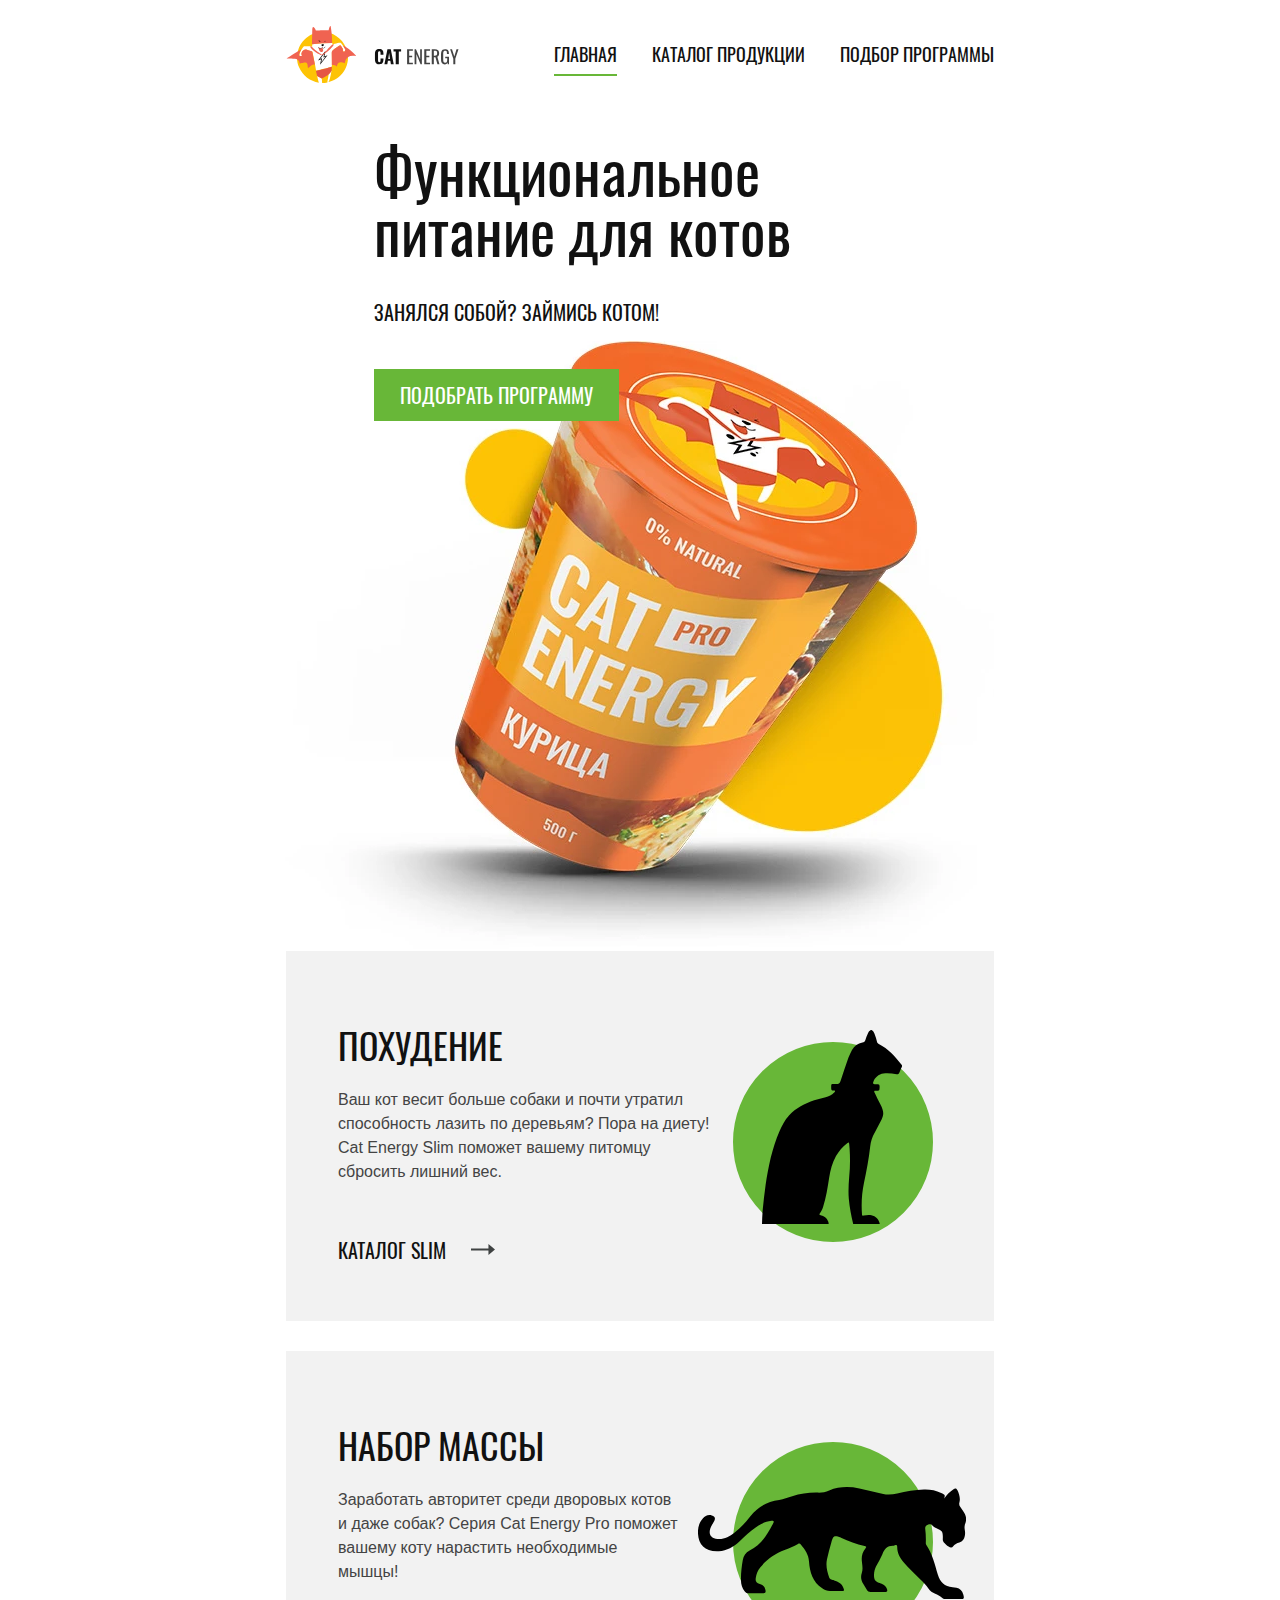
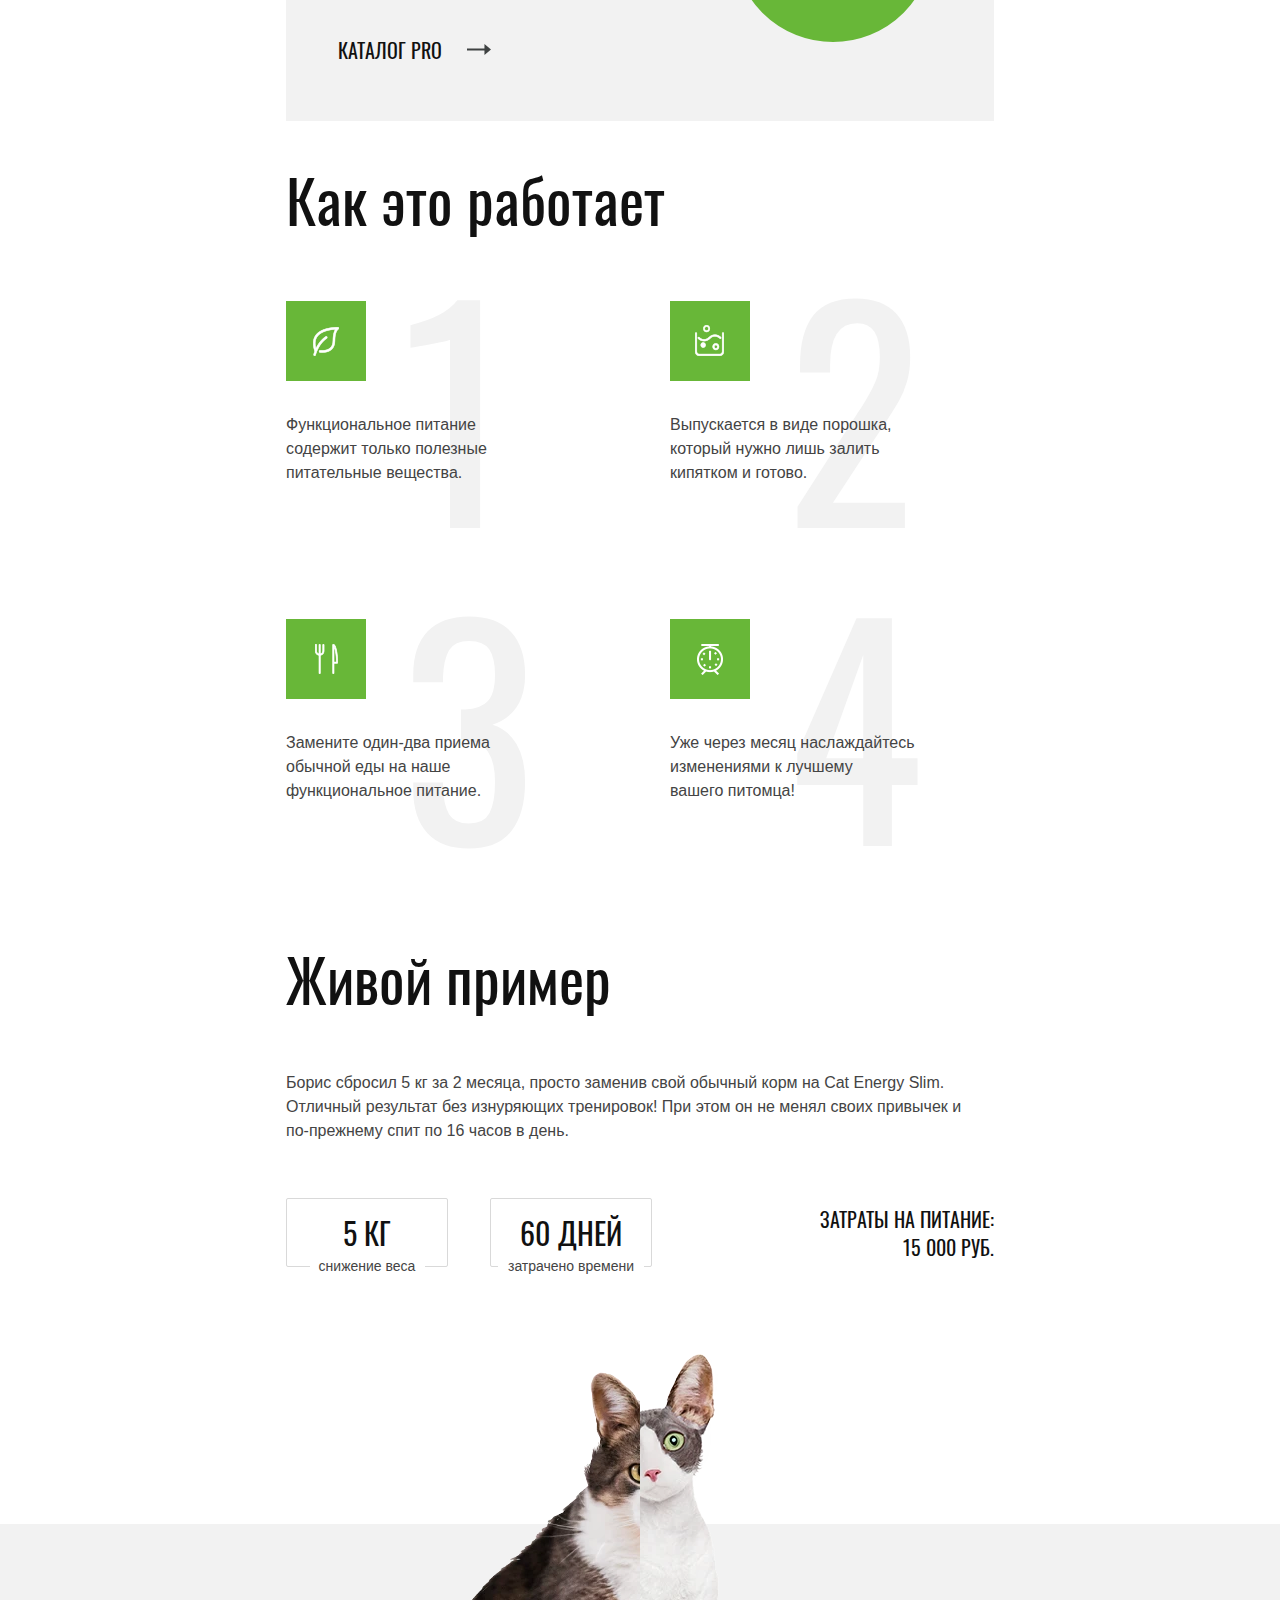
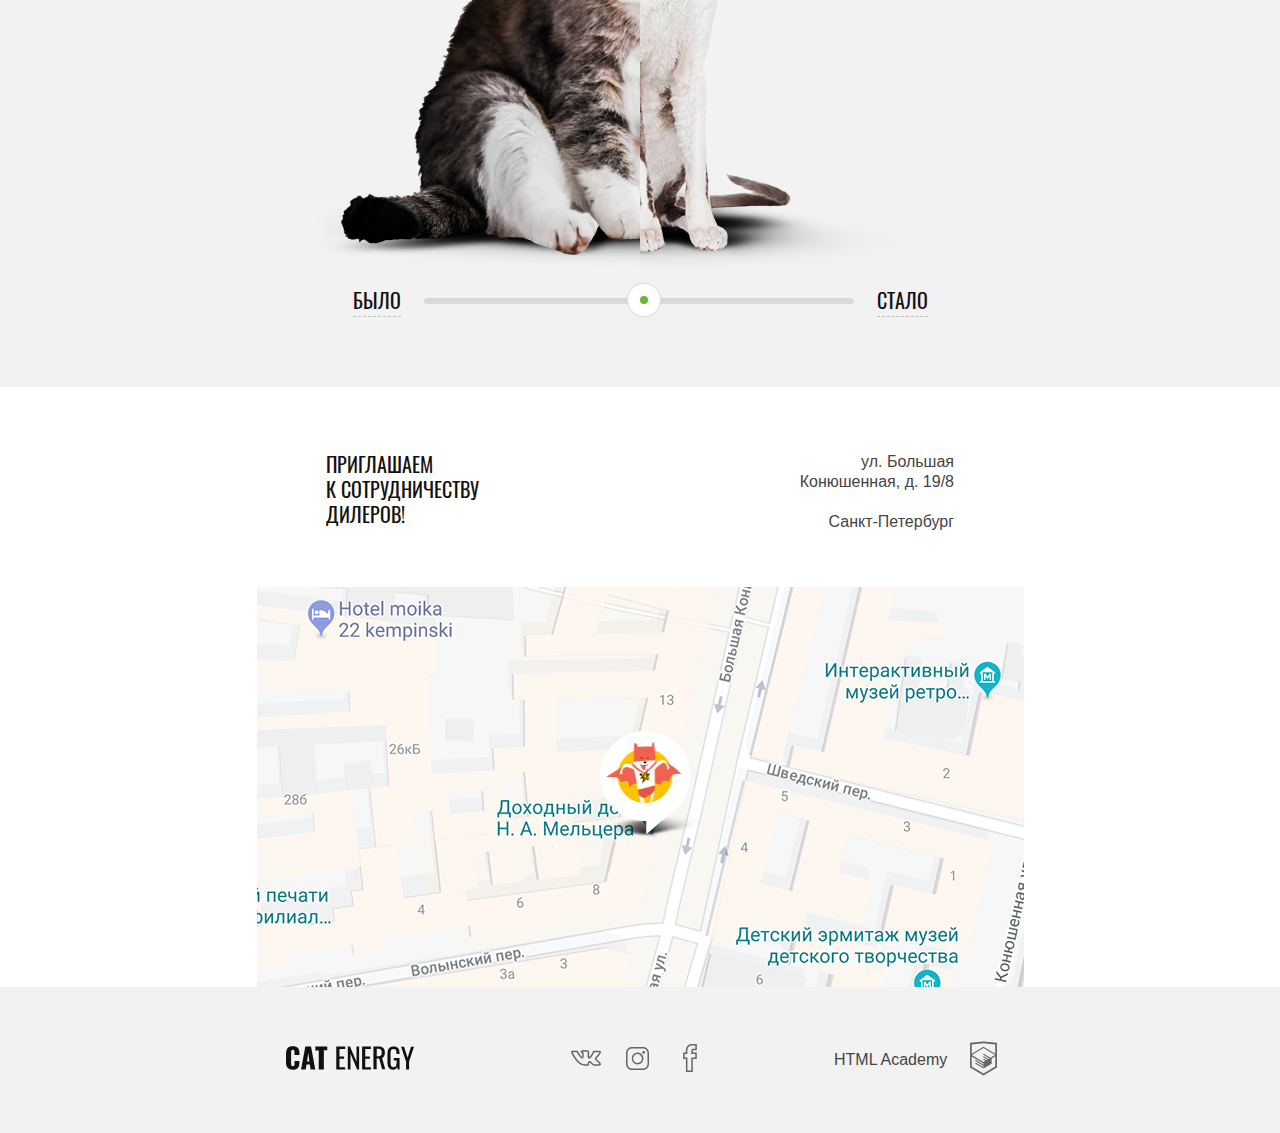
<file: index.html>
<!DOCTYPE html><html lang="ru"><head><meta charset="utf-8"><title>HTML Academy: Кэт энерджи</title><meta name="viewport" content="width=device-width,initial-scale=1"><link rel="stylesheet" href="css/style.min.css"><link rel="preload" href="fonts/oswaldmedium.woff2" as="font" type="font/woff2"><link rel="preload" href="fonts/oswaldregular.woff2" as="font" type="font/woff2"><script src="js/picturefill.js"></script></head><body><div style="display: none"><svg xmlns="http://www.w3.org/2000/svg" xmlns:xlink="http://www.w3.org/1999/xlink"><symbol id="icon-cat-pro" viewbox="0 0 134 56"><path d="M123.1 5.8c1.2-1.9 2.7-3.4 4.5-4.6 1-.7 1.6-.7 2.2.6.8 1.9 1.5 3.9.9 6-.2.8-.1 1.4.4 2.1.6.8 1.1 1.6 1.6 2.3 1.3 1.9 1.8 3.9.9 6.2-.4 1-.4 2-.2 3.1.2 1 .2 2 0 3-.3 1.6-1.1 2.7-2.7 3.2-1.3.3-2.4.9-3.2 2-.2.3-.5.5-.9.5-1.2.2-4.2-2.5-4.2-3.7v-.6c.1-3.6-.1-3.9-3.4-5.4-.7-.3-1.3-.6-1.8-1.2-.6-.8-1.4-.7-2.3-.4-.8.4-1.4.9-1.3 1.9.3 2.4.4 4.8.3 7.3 0 .3.1.6.2.8 3.1 4.5 4.3 9.8 5.8 14.9 1.2 3.9 3.4 6 7.4 6.3.6 0 1.3.2 1.9.3 1.8.3 2.9 1.5 3.4 3.2.7 2.1.3 2.6-1.8 2.6h-6.5c-.9 0-1.6-.2-2.3-.8-1-1-2.2-1.4-3.4-2-1.3-.6-2.6-1.3-3.4-2.6-1.1-1.7-2.6-3.1-4-4.5-2.8-2.9-5.8-5.7-8.4-8.7-1.9-2.2-3.2-4.6-3.2-7.6 0-.9-.2-1.3-1.2-.9-.3.2-.7.3-1 .3-2.8 0-4.2 1.7-5.2 4.2-.9 2.1-2.1 4.1-3.2 6.2-.5 1.1-1 2.6-1 4.2 0 2.4.6 3.2 2.8 4 1.4.5 2.7 1 3.4 2.4.8 1.6.6 2-1.1 2.1h-6.8c-.9 0-1.5-.3-1.9-1.1l-1.8-3c-1-1.7-1.4-3.4-.7-5.4.6-1.7.3-3.6.1-5.3-.4-2.6 0-4.9 1.7-7 .6-.7.6-1-.4-1.2-4.1-.8-8-2.3-11.8-4.1 0 0-.1 0-.1-.1-3.2-1.2-3.8-1-4.7 2.3-.8 2.8-1.6 5.6-2.2 8.5-.7 3.2.1 6.2 1.1 9.2.4 1.2 1.6 1.1 2.5 1.4 2 .6 3.7 1.4 4.5 3.5.7 1.6.6 1.8-1.1 1.8-1.7 0-3.4-.1-5.2 0-1.6.1-2.8-.5-4.2-1.4-4.8-3.2-6.2-8.1-6.6-13.4-.2-3.3-2-5.9-4.1-8.4-.4-.5-.8-.7-1.4-.3-2.1 1.3-4.5 2.1-6.7 3-4.8 1.8-9 4.6-12.2 8.8-1.2 1.5-1.9 3.2-2.2 5.1-.3 1.8.2 2.6 2 3.1 1.9.6 2.7 1.5 2.9 3.4.1.8-.2 1.2-1 1.2h-8.1c-.6 0-1-.4-1.3-.8-1.3-1.6-1.9-3.5-1.9-5.5-.1-3.5.3-6.9.9-10.3.4-2.1 1.4-3.8 3.4-4.8 5.9-2.8 9-8.1 11.8-13.6.6-1.1.1-1.3-.9-1.2-2.9.3-5.4 1.6-7.7 3.2-3 2.1-5.7 4.6-8.3 7.1-2.9 2.7-6.2 4.6-10.3 4.9C3.1 32.5-.3 28.4 0 21.8c.1-2.3.9-4.4 2.4-6.1 1.2-1.3 2.6-2 4.5-1.5 1.5.4 1.9 1.2 1.3 2.7-.3.6-.7 1.1-1 1.7-.4.6-.8 1.3-1 2-1.1 3 .4 5.1 3.5 5.4 3.3.3 6-1.1 8.5-3.1 3-2.4 5.7-5.2 8-8.3 3.7-4.8 8.5-7.3 14.4-8.1 2.3-.3 4.3-1.3 6.5-1.9 4.1-1.2 8.3-1.9 12.7-1.8 2 .1 3.9-.3 5.8-1.1 4.9-2 10-2 15.1-1 4 .8 8 1.8 11.9 2.8 2.2.5 4.7.3 7-.2 4.4-1 8.9-1.9 13.4-2 3-.1 5.9.4 8.6 1.7 2 .9 2 .9 1.5 2.8z"></path></symbol><symbol id="icon-cat-slim" viewbox="0 0 70 97"><path d="M54.8 0h-.4c-.7.4-1.1.9-1.4 1.6-.6 1.1-1 2.3-1.3 3.4-.2.8-.7 1.2-1.5 1.3-2.3.4-4 1.7-5.2 3.7-.7 1.3-1.3 2.6-1.8 3.9-1.4 3.7-2.5 7.5-3.8 11.2-.7 1.9-.8 1.9-2.7 1.9-2.3 0-2.1-.4-2.1 2.1 0 .8.2 1.2 1.1 1.2.3 0 .7-.1.8.2.1.3-.2.5-.4.7-1.2 1.3-2.7 2-4.3 2.4-1.9.5-3.8.9-5.7 1.5-4.7 1.6-9.1 3.8-12.6 7.6-2.1 2.3-3.5 5-4.7 7.8-3.8 8.7-5.6 17.8-7 27-.6 4.3-1.1 8.6-1.5 13C.2 92.7 0 94.8 0 97h33.3c.1-.5-.1-.9-.2-1.3-.7-1.8-2.1-2.7-3.8-3.1-.7-.2-.8-.4-.4-.9.7-.9 1.2-2 1.6-3.1 1.6-4.8 2.3-9.8 3.1-14.8.6-3.8 1.5-7.4 3.4-10.8 1.5-2.5 3.3-4.6 5.6-6.4.8-.6.9-.6 1 .4.1.7.1 1.4.2 2.2.3 4.7.3 9.5-.2 14.2-.3 3.7-.5 7.4-.2 11 .4 4.3 1.2 8.4 2.2 12.6h13.3c-.3-2.2-2.1-4-4.2-4.4-1.3-.2-2.5-.1-3.8.2-.6.1-.8 0-.9-.6-.4-5.3-.1-10.6 1-15.8 1.3-6 2.4-12.1 3.1-18.2.3-2.5 1-4.8 2.3-7 1.2-2.1 2.2-4.3 3.4-6.5.9-1.7 1.1-3.4.4-5.2-.3-.7-.5-1.4-.9-2.1-1-2-2-3.9-2.9-5.9-.5-1-.4-1.1.7-1.1 1.6 0 1.6 0 1.7-1.6v-.7c0-.7-.3-1.1-1-1h-1.5c-.7 0-.9-.3-.7-1 .6-2.3 2.8-4.1 5.1-4.4 2.2-.3 4.4 0 6.6.4.6.1 1 0 1.3-.6.4-1 .8-2 1.3-3 .2-.4.2-.8-.1-1.1-3.2-4.2-6.7-8-11.4-10.4-.5-.3-.8-.6-.9-1.1-.3-1.4-.7-2.8-1.3-4.2-.3-.7-.6-1.3-1.4-1.7z"></path></symbol><symbol id="icon-close" viewbox="0 0 18 18"><path d="M18 1.3L16.7 0 9 7.7 1.3 0 0 1.3 7.7 9 0 16.7 1.3 18 9 10.3l7.7 7.7 1.3-1.3L10.3 9z"></path></symbol><symbol id="icon-fb-mobile" viewbox="0 0 10 19"><path d="M7.1 19H2v-8.8H0V5.8h1.9c-.1-2 .2-3.4 1.1-4.4C3.8.5 5 .1 6.5 0H10v4.2H7.2c-.1.2-.2.8-.2 1.6h3v4.4H7.1V19zm-4-1h2.8V9.1h2.9V6.8H5.9v-.5c0-1.4 0-2.6.7-3.1l.1-.1h2.1V1H6.5c-1.2.1-2 .4-2.6 1-.8.8-1 2.3-.8 4.2l.1.6H1.1v2.3h2V18z"></path></symbol><symbol id="icon-fb" viewbox="34.789 -4.709 13.518 27.75"><path d="M44.32 23.041h-6.816V10.137h-2.715V3.763h2.629c-.202-2.887.298-5 1.519-6.444 1.039-1.229 2.583-1.911 4.588-2.026l4.782-.001v6.15h-3.755c-.166.315-.251 1.093-.252 2.321h3.978v6.375H44.32v12.903zm-5.316-1.5h3.816V8.637h3.957V5.263h-3.953l-.016-.734c-.044-2.04.002-3.784 1.007-4.46l.19-.127h2.801v-3.15h-3.239c-1.557.091-2.711.581-3.485 1.496-1.041 1.231-1.41 3.298-1.099 6.144l.092.832h-2.786v3.375h2.715v12.902z"></path></symbol><symbol id="icon-gift" viewbox="0 0 55.5 60"><path d="M52.3 12.2h-7c.5-.7.8-1.4 1.1-2.2.6-2 .4-4.1-.6-5.9-1-1.8-2.6-3.1-4.6-3.7-2-.6-4.1-.4-5.9.6-3.6 2-6.2 6.1-7.6 9-1.4-2.9-4-7.1-7.6-9-3.8-2-8.5-.6-10.5 3.1-1.4 2.7-1.2 5.8.5 8.1h-7c-1.7 0-3.1 1.4-3.1 3.1v9.4c0 1.7 1.4 3.1 3.1 3.1H4v26.1c0 3.3 2.7 6 6 6h35.5c3.3 0 6-2.7 6-6V27.8h.8c1.7 0 3.1-1.4 3.1-3.1v-9.4c.1-1.7-1.3-3.1-3.1-3.1zM36.5 3c1.3-.7 2.7-.8 4.1-.4 1.3.4 2.4 1.3 3.1 2.6.7 1.3.8 2.7.4 4.1-.4 1.2-1.1 2.2-2.2 2.9H29.4C30.5 9.6 33 5 36.5 3zM11.7 5.2C13.2 2.6 16.4 1.6 19 3c3.5 1.9 6 6.6 7.1 9.1H13.5c-2.3-1.4-3.1-4.5-1.8-6.9zm14.8 22.6v13.7H6.4V27.8h20.1zM6.4 53.9v-10h20.2v13.7H10c-2 0-3.6-1.7-3.6-3.7zm39.1 3.7H28.9V43.9h20.2v10c0 2-1.6 3.7-3.6 3.7zm3.6-16.1H28.9V27.8h20.2v13.7zm4-16.8c0 .4-.3.7-.7.7H3.2c-.4 0-.7-.3-.7-.7v-9.4c0-.4.3-.7.7-.7h49.2c.4 0 .7.3.7.7v9.4z"></path></symbol><symbol id="icon-htmlacademy" viewbox="0 0 60 60"><path d="M30.2 5H30L10.3 7.1v36.2L30 55l19.7-11.7V7.1L30.2 5zm17 36.8L30 52 12.8 41.8V27l17.1 10.2V39l-11.7-7v1.8L30 40.9v1.9l-11.8-7v1.8l11.8 7 11.9-7.1v-7.6l5.3-3.2v15.1zm-.1-17l-4.7 2.8-2.2 1.3-10.3-6.1v1.8l8.8 5.3h-.1l-.2.1-1.3.7-7.3-4.3v1.8l5.8 3.4-1.4.9-4.3-2.6v1.8l2.9 1.7-2.9 1.7-17-10.1 17-10.2 17.2 10zm.1-1.8L29.9 12.8 12.8 23V9.4L30 7.6l17.2 1.8V23z"></path></symbol><symbol id="icon-insta-mobile" viewbox="0 0 16 16"><path class="st0" d="M11.8 1C13.6 1 15 2.4 15 4.2v7.7c0 1.7-1.4 3.1-3.1 3.1H4.2C2.4 15 1 13.6 1 11.8V4.2C1 2.4 2.4 1 4.2 1h7.6m0-1H4.2C1.9 0 0 1.9 0 4.2v7.7C0 14.1 1.9 16 4.2 16h7.7c2.3 0 4.2-1.9 4.2-4.2V4.2C16 1.9 14.1 0 11.8 0z"></path><path class="st0" d="M8 4.9c1.7 0 3.1 1.4 3.1 3.1 0 1.7-1.4 3.1-3.1 3.1-1.7 0-3.1-1.4-3.1-3.1 0-1.7 1.4-3.1 3.1-3.1m0-1C5.7 3.9 3.9 5.7 3.9 8s1.8 4.1 4.1 4.1 4.1-1.8 4.1-4.1S10.3 3.9 8 3.9z"></path><circle class="st0" cx="12.3" cy="3.7" r=".9"></circle></symbol><symbol id="icon-insta" viewbox="-3 -3 23 23"><path d="M14.002-1.501C16.482-1.501 18.5.519 18.5 3v11c0 2.481-2.018 4.5-4.498 4.5H3.01A4.504 4.504 0 0 1-1.488 14V3C-1.488.519.53-1.5 3.01-1.5h10.992m0-1.5H3.01C-.29-3-2.987-.301-2.987 3v11.001C-2.987 17.299-.29 20 3.01 20h10.995C17.301 20 20 17.299 20 13.999V3c0-3.301-2.699-6-5.998-6z"></path><path d="M8.506 4.078a4.434 4.434 0 0 1 4.429 4.428c0 2.44-1.989 4.43-4.429 4.43a4.434 4.434 0 0 1-4.428-4.43 4.431 4.431 0 0 1 4.428-4.428m0-1.5a5.929 5.929 0 0 0 0 11.855c3.274 0 5.926-2.653 5.926-5.927S11.78 2.578 8.506 2.578z"></path><circle cx="14.646" cy="2.379" r="1.341"></circle></symbol><symbol id="icon-logo-footer" viewbox="0 0 127.8 23.4"><path d="M1.6 21.5C.6 20.2 0 18.3 0 15.9V7.6c0-2.5.5-4.4 1.5-5.7C2.6.6 4.3 0 6.8 0c2.4 0 4.1.6 5.1 1.7s1.5 2.8 1.5 4.9v2H8.5V6.3c0-.9-.1-1.6-.3-2s-.6-.8-1.4-.8c-.7 0-1.2.2-1.4.7s-.3 1.3-.3 2.2v10.7c0 .9.1 1.6.4 2.1.2.5.7.7 1.4.7s1.1-.2 1.3-.7c.2-.5.3-1.2.3-2.1v-2.4h4.9v2c0 2.1-.5 3.8-1.5 5-1 1.2-2.7 1.8-5.1 1.8-2.4-.1-4.2-.7-5.2-2zM19.3.3H25l4.2 22.8h-4.6l-.8-4.8h-3.3l-.8 4.8H15L19.3.3zm4.1 15l-1.2-8.9-1.2 8.9h2.4zm9.3-11.2h-3.4V.3h11.9V4h-3.4v19.1h-5.1v-19zM50.3.3h8.8v2.4h-5.7v7.5H58v2.3h-4.6v8.4h5.7v2.3h-8.9V.3zm11.4 0h2.2l6.5 15.1V.3H73v22.8h-2L64.4 7.5v15.6h-2.7V.3zM76 .3h8.8v2.4h-5.7v7.5h4.6v2.3h-4.6v8.4h5.7v2.3H76V.3zm11.4 0H92c2.3 0 4 .5 5.1 1.4 1.1.9 1.6 2.5 1.6 4.6 0 2.9-.9 4.7-2.8 5.3L99.1 23H96l-3-10.7h-2.5V23h-3.2V.3zm4.4 9.8c1.4 0 2.3-.3 2.9-.8.6-.5.9-1.5.9-3 0-.9-.1-1.7-.3-2.2-.2-.5-.6-.9-1.1-1.2-.5-.3-1.3-.4-2.2-.4h-1.4V10h1.2zm10.9 11.3c-.9-1.3-1.4-3.2-1.4-5.8V8c0-1.8.2-3.2.5-4.3.4-1.1 1-2 1.9-2.6s2.1-.9 3.7-.9c2.1 0 3.6.5 4.5 1.6s1.4 2.7 1.4 5v.8h-3v-.7c0-1.1-.1-1.9-.2-2.5-.1-.6-.4-1-.8-1.3-.4-.3-1-.5-1.9-.5-.9 0-1.5.2-2 .6s-.7.9-.8 1.6-.2 1.6-.2 2.7V16c0 1.7.2 3 .6 3.8.4.8 1.2 1.1 2.4 1.1s2-.4 2.4-1.2c.4-.8.7-2.1.7-4v-1.6h-2.9v-2.3h5.8v11.3h-2l-.3-2.6c-.7 1.9-2.1 2.9-4.1 2.9-1.9 0-3.4-.7-4.3-2zm17.1-6.3L114.9.4h3l3.5 11 3.4-11h3l-4.9 14.7v8h-3v-8z" fill="#111"></path></symbol><symbol id="icon-mail-active" viewbox="0 0 17 13"><path d="M15.6 11.6H1.4V5.8H0V13h17V5.8h-1.4v5.8zM0 0v2.3l8.5 7.1L17 2.3V0H0zm15.6 1.6L8.5 7.5 1.4 1.6v-.2h14.2v.2z"></path></symbol><symbol id="icon-mail-error" viewbox="0 0 17 13"><path d="M15.6 11.6H1.4V5.8H0V13h17V5.8h-1.4v5.8zM0 0v2.3l8.5 7.1L17 2.3V0H0zm15.6 1.6L8.5 7.5 1.4 1.6v-.2h14.2v.2z"></path></symbol><symbol id="icon-mail" viewbox="0 0 17 13"><path d="M15.6 11.6H1.4V5.8H0V13h17V5.8h-1.4v5.8zM0 0v2.3l8.5 7.1L17 2.3V0H0zm15.6 1.6L8.5 7.5 1.4 1.6v-.2h14.2v.2z"></path></symbol><symbol id="icon-mobile-menu" viewbox="0 0 24 18"><path d="M0 16h24v2H0zm0-8h24v2H0zm0-8h24v2H0z"></path></symbol><symbol id="icon-phone-active" viewbox="0 0 20 20"><path d="M17.9 9.4H9.4v1.2h8.5l-2.1 2.1.9.9 3.1-3.1c.2-.2.2-.6 0-.9l-3.1-3.1-.9.9 2.1 2zm-9.8 10v-6.2c0-.3-.3-.6-.6-.6H3.1c0 .7.6 1.2 1.2 1.2h2.5v5H3.1c-1 .1-1.8-.7-1.9-1.7v-14c0-1 .8-1.8 1.7-1.8h3.9v5H4.4c-.7 0-1.2.6-1.2 1.2h4.4c.3 0 .6-.3.6-.6V.6C8.1.3 7.8 0 7.5 0H3.1C1.5-.1.1 1.2 0 2.9v13.9c-.1 1.7 1.2 3.1 2.9 3.1h4.6c.3.1.6-.2.6-.5z"></path></symbol><symbol id="icon-phone-error" viewbox="0 0 20 20"><path d="M17.9 9.4H9.4v1.2h8.5l-2.1 2.1.9.9 3.1-3.1c.2-.2.2-.6 0-.9l-3.1-3.1-.9.9 2.1 2zm-9.8 10v-6.2c0-.3-.3-.6-.6-.6H3.1c0 .7.6 1.2 1.2 1.2h2.5v5H3.1c-1 .1-1.8-.7-1.9-1.7v-14c0-1 .8-1.8 1.7-1.8h3.9v5H4.4c-.7 0-1.2.6-1.2 1.2h4.4c.3 0 .6-.3.6-.6V.6C8.1.3 7.8 0 7.5 0H3.1C1.5-.1.1 1.2 0 2.9v13.9c-.1 1.7 1.2 3.1 2.9 3.1h4.6c.3.1.6-.2.6-.5z"></path></symbol><symbol id="icon-phone" viewbox="0 0 20 20"><path d="M17.9 9.4H9.4v1.2h8.5l-2.1 2.1.9.9 3.1-3.1c.2-.2.2-.6 0-.9l-3.1-3.1-.9.9 2.1 2zm-9.8 10v-6.2c0-.3-.3-.6-.6-.6H3.1c0 .7.6 1.2 1.2 1.2h2.5v5H3.1c-1 .1-1.8-.7-1.9-1.7v-14c0-1 .8-1.8 1.7-1.8h3.9v5H4.4c-.7 0-1.2.6-1.2 1.2h4.4c.3 0 .6-.3.6-.6V.6C8.1.3 7.8 0 7.5 0H3.1C1.5-.1.1 1.2 0 2.9v13.9c-.1 1.7 1.2 3.1 2.9 3.1h4.6c.3.1.6-.2.6-.5z"></path></symbol><symbol id="icon-plus-mobile" viewbox="0 0 30 30"><path fill="#231f20" d="M30 14H16V0h-2v14H0v2h14v14h2V16h14z"></path></symbol><symbol id="icon-plus" viewbox="0 0 60 60"><path fill="#231f20" d="M60 29.5H30.5V0h-1v29.5H0v1h29.5V60h1V30.5H60z"></path></symbol><symbol id="icon-right-arrow-long" viewbox="0 0 24.2 11"><path fill="#3f4242" d="M17.6 0l6.6 5.5-6.6 5.5V6.6H0V4.4h17.6z"></path></symbol><symbol id="icon-right-arrow-verylong" viewbox="0 0 32 11"><path fill="#3f4242" d="M25.4 0L32 5.5 25.4 11V6.6H0V4.4h25.4z"></path></symbol><symbol id="icon-tick" viewbox="0 0 21.1 15.5"><path d="M20.1 0L7.7 13.3 1 6.1 0 7.2l7.6 8.2.1.1L21 1.2l.1-.1z"></path></symbol><symbol id="icon-vk-mobile" viewbox="0 0 22 12"><path d="M17.6 12c-.3 0-.9-.1-1.5-.5-.5-.3-.9-.7-1.3-1.2-.3-.3-.9-.9-1.1-.9-.2.1-.4.7-.3 1.2 0 .1 0 .6-.3.9-.3.3-.8.4-.9.4h-1.4c-.7 0-3.2-.2-5.4-2.3C2.5 7.1.2 2.2.1 2 0 1.6-.1 1.2.2.9c.3-.3.8-.4 1-.4h3.1c.1 0 .4.1.7.3.3.2.4.5.5.6 0 0 .5 1.1 1.1 2 1 1.5 1.4 1.9 1.5 2 .1-.4.2-1.4.1-2.3 0-.4-.1-.8-.2-1-.1-.1-.3-.2-.5-.2l-.6-.5c0-.5.5-.9.9-1.1.5-.2 1.3-.3 2.3-.3h.5c.9 0 1.2.1 1.6.1 1.2.3 1.2 1.3 1.1 2.5v1.6c0 .3 0 .8.1 1 .2-.1.6-.5 1.5-1.9.6-.9 1-1.9 1.1-2.1.1-.3.4-.7 1.2-.7h3.4c.7 0 1.2.2 1.3.7.2.5.1 1.3-1.7 3.5-.3.3-.5.6-.7.9-.5.4-.9 1-.9 1.1 0 .1.5.5.9.9 1.1.9 1.9 1.7 2.2 2.3.4.6.3 1 .2 1.3-.3.7-1.2.7-1.4.8h-2.9zm-3.9-3.7c.7 0 1.2.6 1.8 1.2.4.4.7.8 1.1 1 .5.3 1 .3 1 .3h2.9c.1 0 .3-.1.4-.1 0 0 0-.1-.1-.1-.3-.5-1-1.3-2-2.1-.9-.7-1.3-1.1-1.4-1.7 0-.6.4-1.1 1.2-2.1.2-.2.4-.5.7-.8 1.1-1.4 1.4-2 1.5-2.3h-3.9c0 .4-.5 1.5-1.1 2.4-1.4 2.1-2 2.4-2.5 2.4-.1 0-.3 0-.4-.1-.7-.4-.7-1.4-.7-2.1V2.6c.1-1.3 0-1.3-.3-1.4-.3-.1-.5-.1-1.4-.1H10c-.5 0-1 0-1.4.1l.2.2c.4.5.4 1.5.4 1.7.1 1.3 0 2.9-.7 3.3-.1 0-.2.1-.4.1-.6 0-1.3-.7-2.5-2.5C5 2.9 4.5 1.8 4.5 1.8s0-.1-.1-.1-.2-.1-.2-.1h-3c.4.9 2.5 5 4.8 7.2 2 1.9 4.3 2 4.7 2h1.4s.2 0 .2-.1v-.1c0-.2 0-2 1.2-2.3h.2z"></path></symbol><symbol id="icon-vk" viewbox="3.007 11.628 30.004 15.761"><path d="M26.945 27.388c-.386 0-1.17-.082-2.075-.632-.642-.385-1.223-.968-1.784-1.532-.438-.44-1.171-1.177-1.447-1.177-.268.075-.481.921-.476 1.569.004.113-.001.774-.468 1.213-.425.4-1.088.485-1.216.498l-1.926.007c-.967 0-4.358-.218-7.429-3.021-3.674-3.358-6.835-9.798-6.968-10.07-.197-.462-.248-1.066.152-1.482.392-.413 1.081-.472 1.359-.479l4.083-.024.115.008c.091.014.567.095.957.349.388.247.59.651.626.73.01.021.649 1.432 1.475 2.684 1.312 1.99 1.896 2.455 2.103 2.562.188-.417.277-1.7.187-2.871.001-.493-.101-1.098-.252-1.278-.112-.134-.426-.253-.778-.294l-.722-.691c-.096-.658.635-1.226 1.149-1.446.737-.316 1.792-.382 3.147-.382l.71.005c1.235.012 1.622.081 2.149.191 1.702.361 1.64 1.729 1.567 3.312-.021.464-.046 1.001-.046 1.621 0 .151-.005.312-.011.479-.012.38-.032 1.038.093 1.304.219-.145.852-.665 2.072-2.483.783-1.165 1.4-2.539 1.517-2.803l.001-.001c.182-.43.608-.941 1.613-.946l4.274-.024c.012-.003.172-.016.377-.016.98 0 1.597.287 1.832.854.269.65.169 1.657-2.354 4.605-.37.432-.697.804-.982 1.127-.598.678-1.216 1.379-1.237 1.595.053.169.662.665 1.252 1.145 1.53 1.247 2.528 2.264 3.033 3.073.522.759.429 1.33.258 1.677-.424.864-1.638.973-1.877.985l-3.79.047a2.525 2.525 0 0 1-.263.012zm-5.307-4.84c.899 0 1.682.786 2.511 1.618.497.5 1.011 1.016 1.496 1.307.727.44 1.316.421 1.398.412l.103-.009 3.805-.047c.171-.012.411-.073.536-.136a1.167 1.167 0 0 0-.098-.167c-.449-.718-1.388-1.659-2.686-2.718-1.184-.963-1.801-1.465-1.865-2.244-.066-.805.493-1.439 1.607-2.703.28-.318.604-.685.967-1.109 1.559-1.821 1.957-2.64 2.058-2.956-.17-.029-.648-.021-.678-.018l-4.361.028c-.191.001-.249.035-.249.036-.176.414-.812 1.812-1.644 3.05-1.895 2.82-2.785 3.2-3.407 3.201-.204 0-.396-.05-.569-.148-1.003-.569-.963-1.834-.934-2.757.005-.149.01-.295.01-.431 0-.646.025-1.207.048-1.689.076-1.68.016-1.692-.379-1.776-.409-.086-.705-.147-1.856-.159l-.693-.005c-.624 0-1.343.014-1.906.098.092.074.18.157.259.251.588.704.604 1.951.601 2.194.13 1.646.061 3.796-1.018 4.313a1.365 1.365 0 0 1-.597.137c-.926 0-1.854-.885-3.425-3.267a22.863 22.863 0 0 1-1.587-2.887.47.47 0 0 0-.075-.094 1.133 1.133 0 0 0-.32-.116l-4.001.024c-.021.001-.045.002-.07.005.591 1.189 3.426 6.592 6.519 9.419 2.74 2.502 5.826 2.629 6.417 2.629l1.851-.003c.046-.01.218-.062.269-.1-.019.018-.01-.053-.01-.097-.003-.265.012-2.595 1.578-3.034.126-.034.259-.052.395-.052z"></path></symbol></svg></div><header class="page-header"><div class="page-header__inner"><div class="page-header__menu"><a class="page-header__logo"><picture><source media="(min-width: 1300px)" srcset="img/logo-desktop.svg"><source media="(min-width: 768px)" srcset="img/logo-tablet.svg"><img class="page-header__logo-image" src="img/logo-mobile.svg" width="191" height="38" alt="Логотип Кэт энерджи"></picture></a></div><nav class="main-nav main-nav--closed main-nav--nojs"><button class="main-nav__toggle" type="button" title="Открыть/закрыть меню"></button><ul class="main-nav__list site-list site-list--index"><li class="site-list__item site-list__item--active"><a>Главная</a></li><li class="site-list__item"><a href="catalog.html">Каталог продукции</a></li><li class="site-list__item"><a href="form.html">Подбор программы</a></li></ul></nav></div></header><main class="page-main"><h1 class="visually-hidden">Магазин функционального питания для котов CAT ENERGY</h1><section class="promo"><div class="promo__inner"><h1 class="promo__title">Функциональное питание для котов</h1><p class="promo__slogan">Занялся собой? Займись котом!</p><p class="promo__picture"><picture><source type="image/webp" media="(min-width: 1300px)" srcset="img/index-can-desktop@1x.webp, img/index-can-desktop@2x.webp 2x"><source type="image/webp" media="(min-width: 768px)" srcset="img/index-can-tablet@1x.webp, img/index-can-tablet@2x.webp 2x"><source type="image/webp" srcset="img/index-can-mobile@1x.webp, img/index-can-mobile@2x.webp 2x"><source media="(min-width: 1300px)" srcset="img/index-can-desktop@1x.png, img/index-can-desktop@2x.png 2x"><source media="(min-width: 768px)" srcset="img/index-can-tablet@1x.jpg, img/index-can-tablet@2x.jpg 2x"><img class="promo__image" src="img/index-can-mobile@1x.png" srcset="img/index-can-mobile@2x.png 2x" width="280" height="270" alt="Функциональное питание для котов"></picture></p><a href="form.html" class="button promo__button">Подобрать программу</a></div></section><section class="series"><h1 class="visually-hidden">Серии функционального питания для похудения и набора массы</h1><div class="series__inner"><ul class="series__list"><li class="series__item series__item--slim"><h1 class="series__title">Похудение</h1><p class="series__description">Ваш кот весит больше собаки и почти утратил способность лазить по деревьям? Пора на диету! Cat Energy Slim поможет вашему питомцу сбросить лишний вес.</p><a href="catalog-slim.html" class="series__link">Каталог Slim</a></li><li class="series__item series__item--pro"><h1 class="series__title">Набор массы</h1><p class="series__description">Заработать авторитет среди дворовых котов и даже собак? Серия Cat Energy Pro поможет вашему коту нарастить необходимые мышцы!</p><a href="catalog-pro.html" class="series__link">Каталог Pro</a></li></ul></div></section><section class="features"><div class="features__inner"><h1 class="visually-hidden">Преимущества нашего функционального питания</h1><b class="features__title">Как это работает</b><ul class="features__list"><li class="features__item features__item--1"><p class="features__description features__description--leaf">Функциональное питание содержит только полезные питательные вещества.</p></li><li class="features__item features__item--2"><p class="features__description features__description--powder">Выпускается в виде порошка, который нужно лишь залить кипятком и готово.</p></li><li class="features__item features__item--3"><p class="features__description features__description--dining">Замените один-два приема обычной еды на наше функциональное питание.</p></li><li class="features__item features__item--4"><p class="features__description features__description--clock">Уже через месяц наслаждайтесь изменениями к лучшему вашего&nbsp;питомца!</p></li></ul></div></section><section class="example"><h2 class="example__title">Живой пример</h2><div class="example__wrapper"><div class="example__inner"><p class="example__description">Борис сбросил 5 кг за 2 месяца, просто заменив свой обычный корм на Cat Energy Slim. Отличный результат без изнуряющих тренировок! При этом он не менял своих привычек и по-прежнему спит по 16 часов в день.</p><table class="example__table"><tbody><tr class="example__row"><td class="example__field example__field--weight">снижение веса</td><td class="example__value">5 кг</td></tr><tr class="example__row"><td class="example__field example__field--time">затрачено времени</td><td class="example__value">60 дней</td></tr><tr class="example__row example__row--cost"><td class="example__cost">Затраты на питание:</td><td class="example__cost example__cost--sum">15 000 руб.</td></tr></tbody></table></div><div class="example__slider slider"><div class="slider__inner"><div class="slider__picture slider__picture--before"><div class="slider__picture-wrapper slider__picture-wrapper--before"><picture><source type="image/webp" media="(min-width: 1300px)" srcset="img/before-desktop@1x.webp, img/before-tablet@2x.webp 2x"><source type="image/webp" media="(min-width: 768px)" srcset="img/before-tablet@1x.webp, img/before-tablet@2x.webp 2x"><source type="image/webp" srcset="img/before-mobile@1x.png, img/before-mobile@2x.png 2x"><source media="(min-width: 1300px)" srcset="img/before-desktop@1x.png, img/before-tablet@2x.png 2x"><source media="(min-width: 768px)" srcset="img/before-tablet@1x.png, img/before-tablet@2x.png 2x"><img class="slider__image slider__image--before" src="img/before-mobile@1x.png" srcset="img/before-desktop@2x.png 2x" width="320" height="240" alt="Фотография кота до"></picture></div></div><div class="slider__picture slider__picture--after"><div class="slider__picture-wrapper slider__picture-wrapper--after"><picture><source type="image/webp" media="(min-width: 1300px)" srcset="img/after-desktop@1x.webp, img/after-tablet@2x.webp 2x"><source type="image/webp" media="(min-width: 768px)" srcset="img/after-tablet@1x.webp, img/after-tablet@2x.webp 2x"><source type="image/webp" srcset="img/after-mobile@1x.png, img/after-mobile@2x.png 2x"><source media="(min-width: 1300px)" srcset="img/after-desktop@1x.png, img/after-tablet@2x.png 2x"><source media="(min-width: 768px)" srcset="img/after-tablet@1x.png, img/after-tablet@2x.png 2x"><img class="slider__image slider__image--after" src="img/after-mobile@1x.png" srcset="img/after-desktop@2x.png 2x" width="320" height="240" alt="Фотография кота после"></picture></div></div></div><div class="slider__toggle-bar"><label for="was">Было</label><div class="example__control"><div class="example__toggle"></div><input class="visually-hidden" type="checkbox" id="was"> <input class="visually-hidden" type="checkbox" id="now"></div><label for="now">Стало</label></div></div></div></section><section class="contacts contacts--index"><div class="contacts__inner"><p class="contacts__partnership">Приглашаем к&nbsp;сотрудничеству дилеров!</p><div class="contacts__adress"><p class="contacts__street">ул. Большая Конюшенная,&nbsp;д. 19/8</p><p class="contacts__city">Санкт-Петербург</p></div></div><div class="contacts__map"><div class="contacts__map-pin" id="map"></div><iframe src="https://www.google.com/maps/embed?pb=!1m18!1m12!1m3!1d1998.6037872533277!2d30.320858716096975!3d59.93871648187614!2m3!1f0!2f0!3f0!3m2!1i1024!2i768!4f13.1!3m3!1m2!1s0x4696310fca145cc1%3A0x42b32648d8238007!2z0JHQvtC70YzRiNCw0Y8g0JrQvtC90Y7RiNC10L3QvdCw0Y8g0YPQuy4sIDE5LzgsINCh0LDQvdC60YIt0J_QtdGC0LXRgNCx0YPRgNCzLCAxOTExODY!5e0!3m2!1sru!2sru!4v1555581888066!5m2!1sru!2sru" width="600" height="365"></iframe></div></section></main><footer class="page-footer"><div class="page-footer__inner"><a href="#" class="page-footer__logo"><span class="visually-hidden">Логотип КэтЭнерджи</span> <svg class="page-footer__logo-icon" width="128" height="24"><use xlink:href="#icon-logo-footer"></use></svg></a><div class="page-footer__social social"><ul class="social__list"><li class="social__item"><a href="#" class="social__link"><span class="visually-hidden">вк</span> <svg class="social__icon social__icon--vk" width="22" height="12"><use xlink:href="#icon-vk"></use></svg></a></li><li class="social__item"><a href="#" class="social__link"><span class="visually-hidden">инстаграм</span> <svg class="social__icon social__icon--insta" width="16" height="16"><use xlink:href="#icon-insta"></use></svg></a></li><li class="social__item"><a href="#" class="social__link"><span class="visually-hidden">фейсбук</span> <svg class="social__icon social__icon--fb" width="10" height="19"><use xlink:href="#icon-fb"></use></svg></a></li></ul></div><div class="page-footer__copyright copyright"><a href="https://htmlacademy.ru/intensive/adaptive" class="copyright__link">HTML Academy</a> <a href="https://htmlacademy.ru/intensive/adaptive" class="copyright__link"><span class="visually-hidden">Интерактивные онлайн-курсы HTML Academy</span> <svg class="copyright-icon" width="41" height="41"><use xlink:href="#icon-htmlacademy"></use></svg></a></div></div></footer><script src="js/main-nav.js"></script></body></html>
</file>
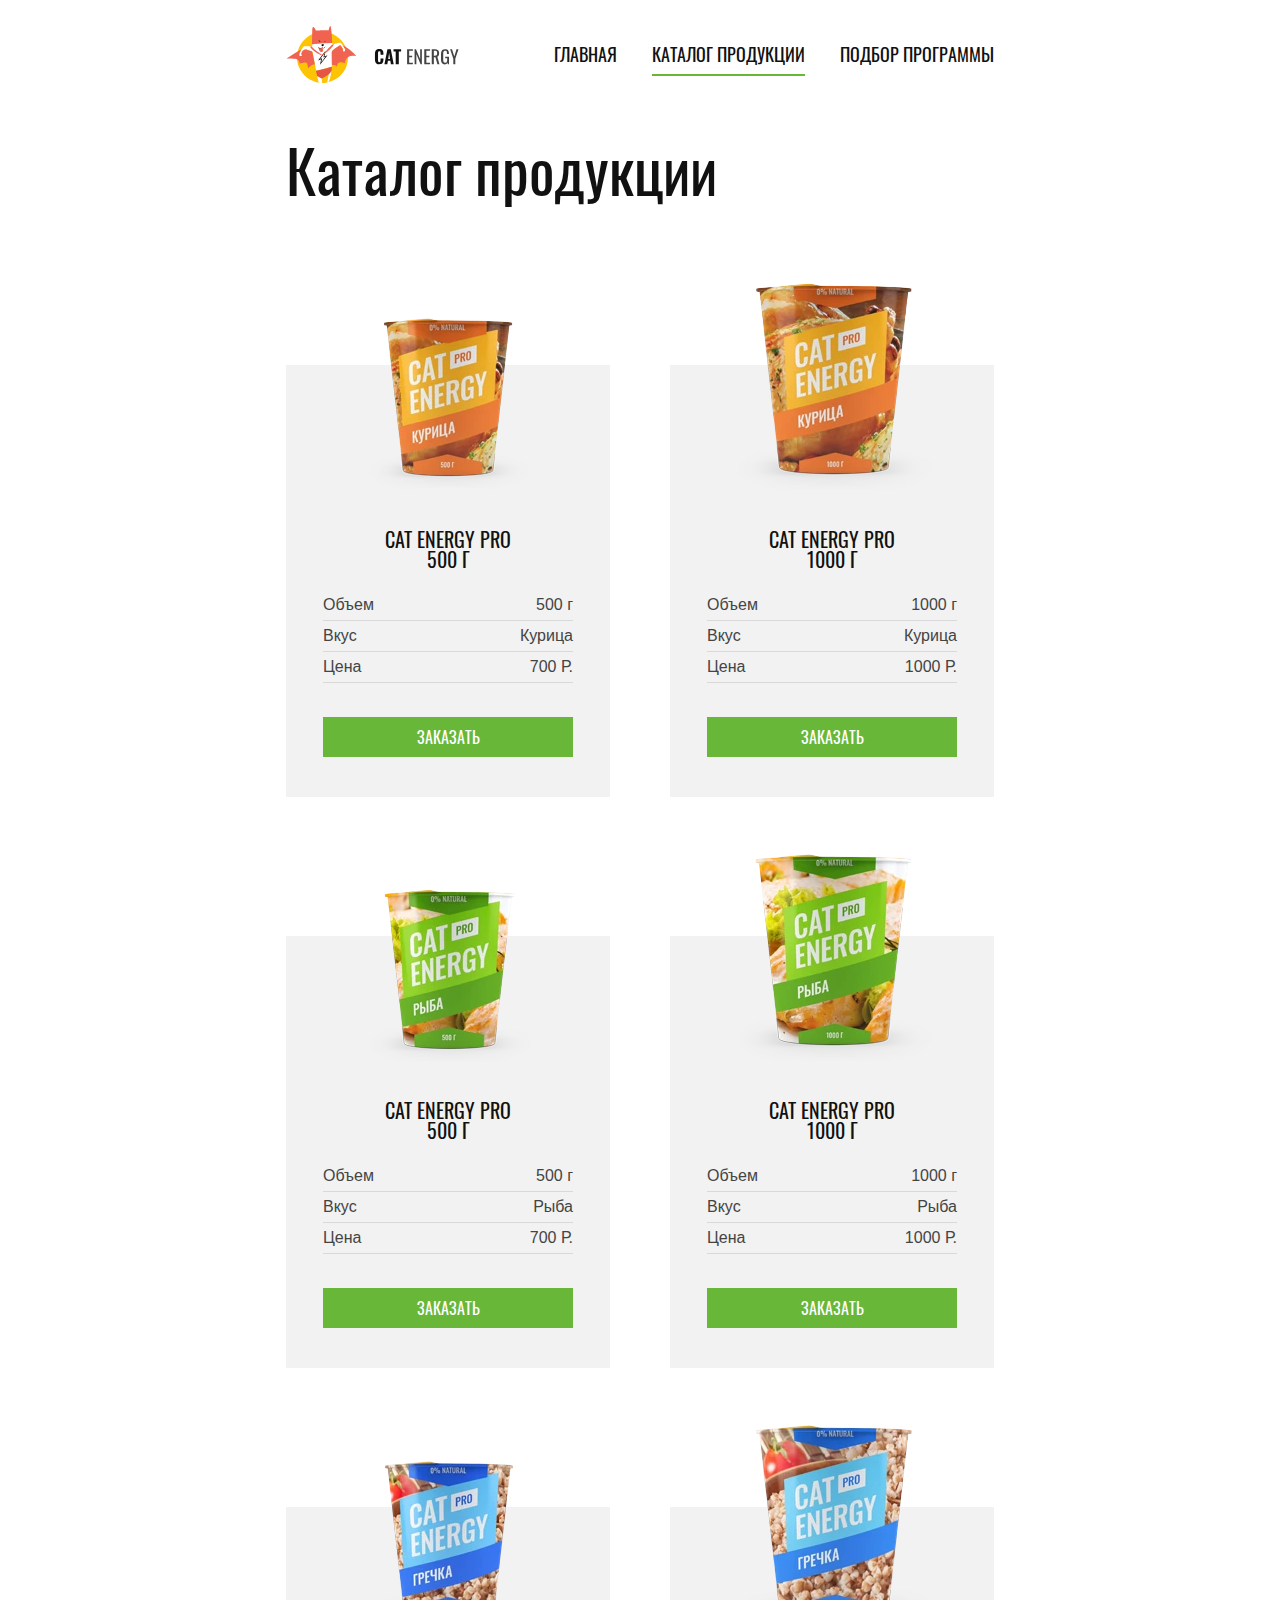
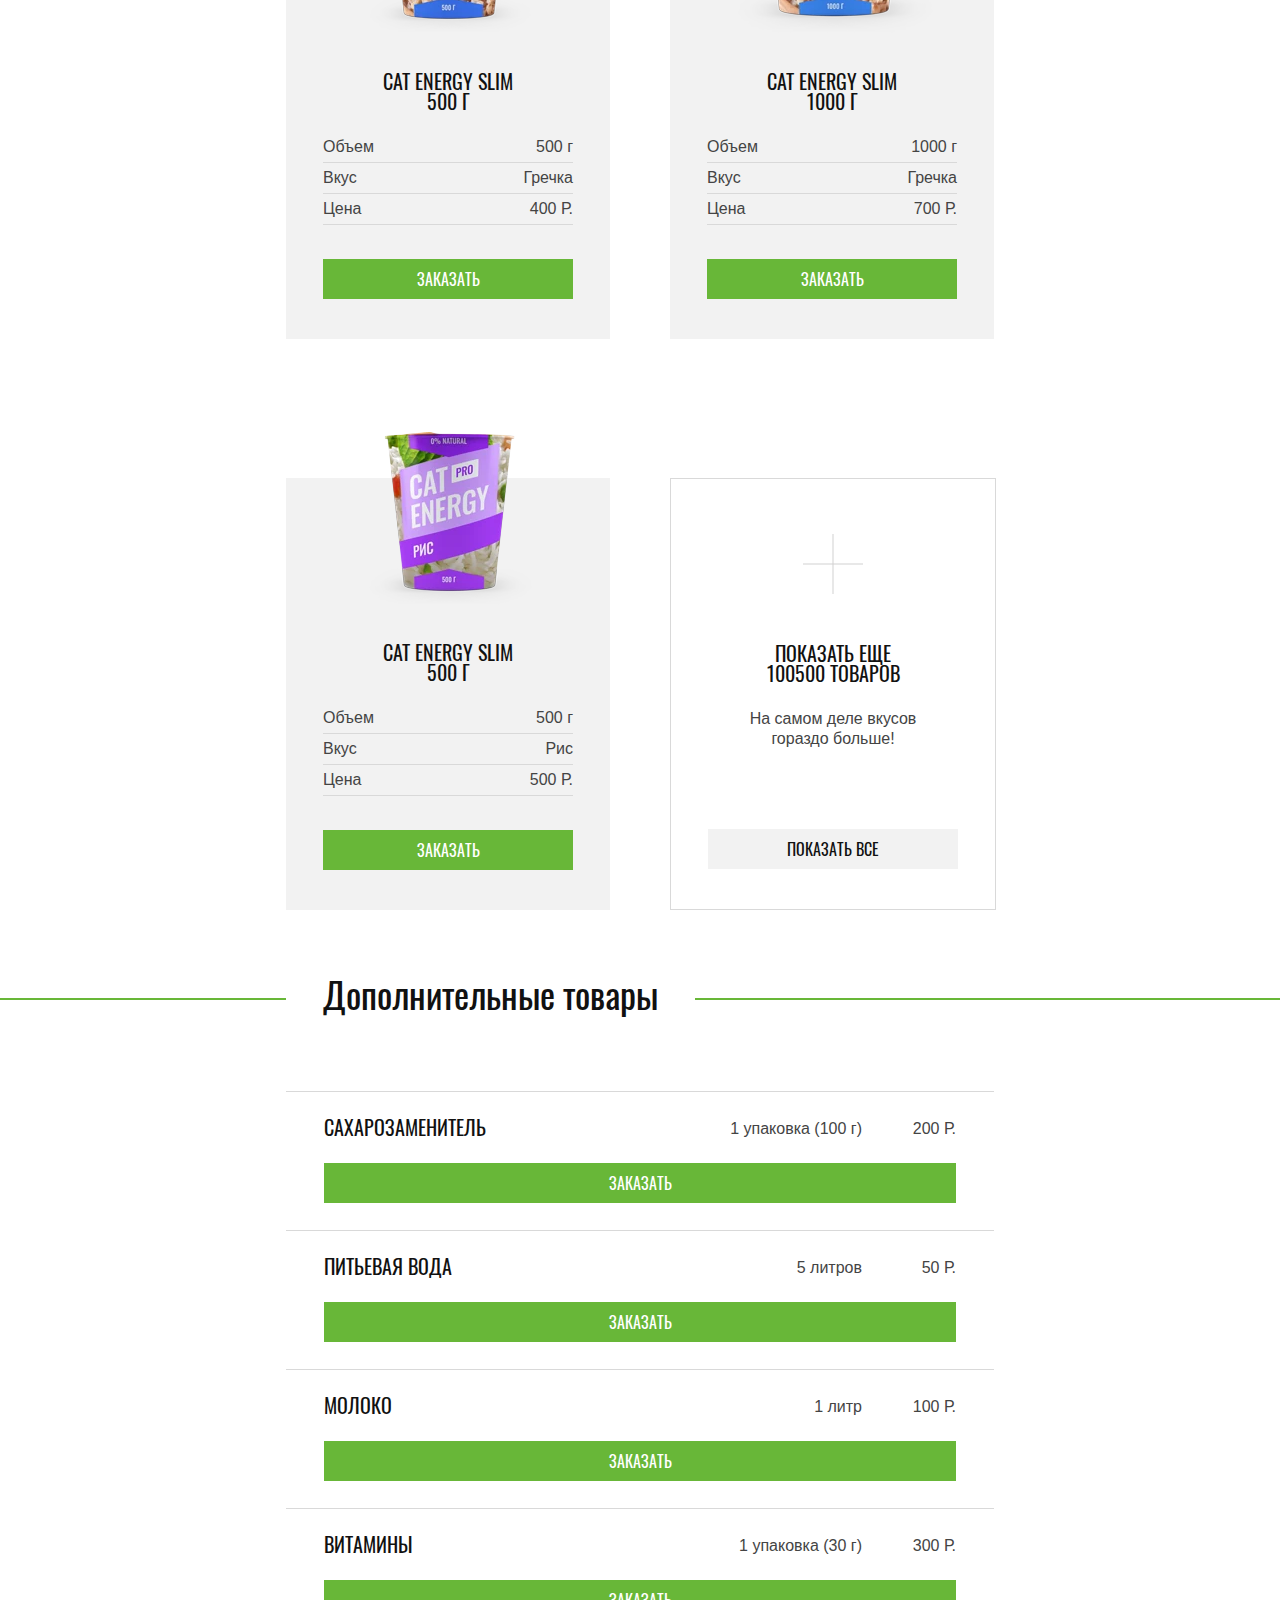
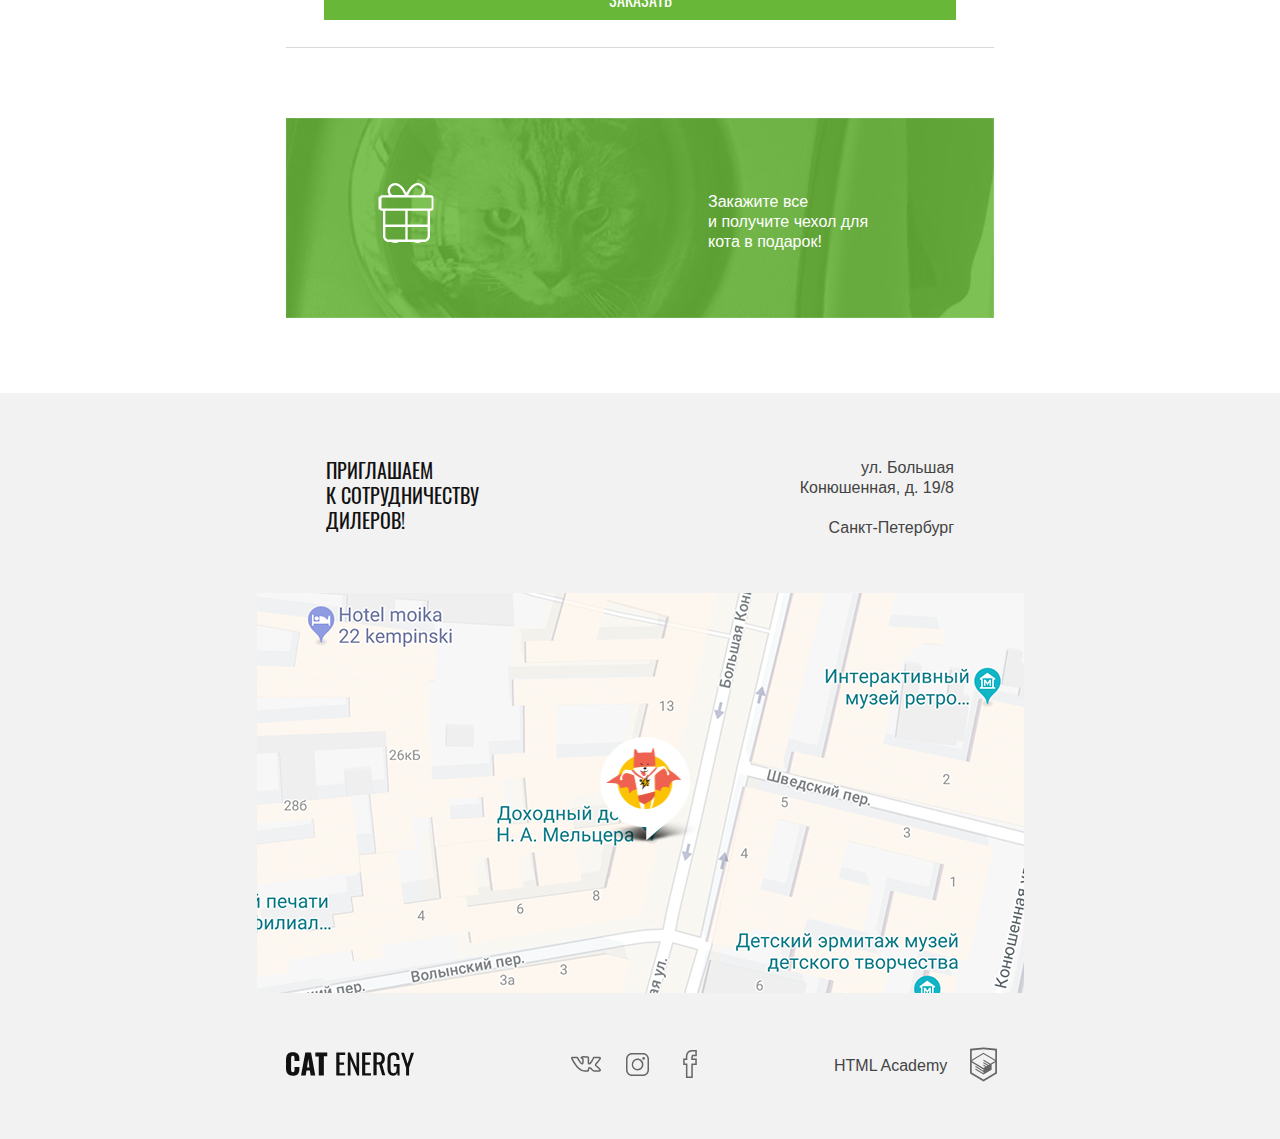
<file: catalog.html>
<!DOCTYPE html><html lang="ru"><head><meta charset="utf-8"><meta name="viewport" content="width=device-width,initial-scale=1"><title>HTML Academy: Кэт энерджи</title><link rel="stylesheet" href="css/style.min.css"><link rel="preload" href="fonts/oswaldmedium.woff2" as="font" type="font/woff2"><link rel="preload" href="fonts/oswaldregular.woff2" as="font" type="font/woff2"><script src="js/picturefill.js"></script></head><body><div style="display: none"><svg xmlns="http://www.w3.org/2000/svg" xmlns:xlink="http://www.w3.org/1999/xlink"><symbol id="icon-cat-pro" viewbox="0 0 134 56"><path d="M123.1 5.8c1.2-1.9 2.7-3.4 4.5-4.6 1-.7 1.6-.7 2.2.6.8 1.9 1.5 3.9.9 6-.2.8-.1 1.4.4 2.1.6.8 1.1 1.6 1.6 2.3 1.3 1.9 1.8 3.9.9 6.2-.4 1-.4 2-.2 3.1.2 1 .2 2 0 3-.3 1.6-1.1 2.7-2.7 3.2-1.3.3-2.4.9-3.2 2-.2.3-.5.5-.9.5-1.2.2-4.2-2.5-4.2-3.7v-.6c.1-3.6-.1-3.9-3.4-5.4-.7-.3-1.3-.6-1.8-1.2-.6-.8-1.4-.7-2.3-.4-.8.4-1.4.9-1.3 1.9.3 2.4.4 4.8.3 7.3 0 .3.1.6.2.8 3.1 4.5 4.3 9.8 5.8 14.9 1.2 3.9 3.4 6 7.4 6.3.6 0 1.3.2 1.9.3 1.8.3 2.9 1.5 3.4 3.2.7 2.1.3 2.6-1.8 2.6h-6.5c-.9 0-1.6-.2-2.3-.8-1-1-2.2-1.4-3.4-2-1.3-.6-2.6-1.3-3.4-2.6-1.1-1.7-2.6-3.1-4-4.5-2.8-2.9-5.8-5.7-8.4-8.7-1.9-2.2-3.2-4.6-3.2-7.6 0-.9-.2-1.3-1.2-.9-.3.2-.7.3-1 .3-2.8 0-4.2 1.7-5.2 4.2-.9 2.1-2.1 4.1-3.2 6.2-.5 1.1-1 2.6-1 4.2 0 2.4.6 3.2 2.8 4 1.4.5 2.7 1 3.4 2.4.8 1.6.6 2-1.1 2.1h-6.8c-.9 0-1.5-.3-1.9-1.1l-1.8-3c-1-1.7-1.4-3.4-.7-5.4.6-1.7.3-3.6.1-5.3-.4-2.6 0-4.9 1.7-7 .6-.7.6-1-.4-1.2-4.1-.8-8-2.3-11.8-4.1 0 0-.1 0-.1-.1-3.2-1.2-3.8-1-4.7 2.3-.8 2.8-1.6 5.6-2.2 8.5-.7 3.2.1 6.2 1.1 9.2.4 1.2 1.6 1.1 2.5 1.4 2 .6 3.7 1.4 4.5 3.5.7 1.6.6 1.8-1.1 1.8-1.7 0-3.4-.1-5.2 0-1.6.1-2.8-.5-4.2-1.4-4.8-3.2-6.2-8.1-6.6-13.4-.2-3.3-2-5.9-4.1-8.4-.4-.5-.8-.7-1.4-.3-2.1 1.3-4.5 2.1-6.7 3-4.8 1.8-9 4.6-12.2 8.8-1.2 1.5-1.9 3.2-2.2 5.1-.3 1.8.2 2.6 2 3.1 1.9.6 2.7 1.5 2.9 3.4.1.8-.2 1.2-1 1.2h-8.1c-.6 0-1-.4-1.3-.8-1.3-1.6-1.9-3.5-1.9-5.5-.1-3.5.3-6.9.9-10.3.4-2.1 1.4-3.8 3.4-4.8 5.9-2.8 9-8.1 11.8-13.6.6-1.1.1-1.3-.9-1.2-2.9.3-5.4 1.6-7.7 3.2-3 2.1-5.7 4.6-8.3 7.1-2.9 2.7-6.2 4.6-10.3 4.9C3.1 32.5-.3 28.4 0 21.8c.1-2.3.9-4.4 2.4-6.1 1.2-1.3 2.6-2 4.5-1.5 1.5.4 1.9 1.2 1.3 2.7-.3.6-.7 1.1-1 1.7-.4.6-.8 1.3-1 2-1.1 3 .4 5.1 3.5 5.4 3.3.3 6-1.1 8.5-3.1 3-2.4 5.7-5.2 8-8.3 3.7-4.8 8.5-7.3 14.4-8.1 2.3-.3 4.3-1.3 6.5-1.9 4.1-1.2 8.3-1.9 12.7-1.8 2 .1 3.9-.3 5.8-1.1 4.9-2 10-2 15.1-1 4 .8 8 1.8 11.9 2.8 2.2.5 4.7.3 7-.2 4.4-1 8.9-1.9 13.4-2 3-.1 5.9.4 8.6 1.7 2 .9 2 .9 1.5 2.8z"></path></symbol><symbol id="icon-cat-slim" viewbox="0 0 70 97"><path d="M54.8 0h-.4c-.7.4-1.1.9-1.4 1.6-.6 1.1-1 2.3-1.3 3.4-.2.8-.7 1.2-1.5 1.3-2.3.4-4 1.7-5.2 3.7-.7 1.3-1.3 2.6-1.8 3.9-1.4 3.7-2.5 7.5-3.8 11.2-.7 1.9-.8 1.9-2.7 1.9-2.3 0-2.1-.4-2.1 2.1 0 .8.2 1.2 1.1 1.2.3 0 .7-.1.8.2.1.3-.2.5-.4.7-1.2 1.3-2.7 2-4.3 2.4-1.9.5-3.8.9-5.7 1.5-4.7 1.6-9.1 3.8-12.6 7.6-2.1 2.3-3.5 5-4.7 7.8-3.8 8.7-5.6 17.8-7 27-.6 4.3-1.1 8.6-1.5 13C.2 92.7 0 94.8 0 97h33.3c.1-.5-.1-.9-.2-1.3-.7-1.8-2.1-2.7-3.8-3.1-.7-.2-.8-.4-.4-.9.7-.9 1.2-2 1.6-3.1 1.6-4.8 2.3-9.8 3.1-14.8.6-3.8 1.5-7.4 3.4-10.8 1.5-2.5 3.3-4.6 5.6-6.4.8-.6.9-.6 1 .4.1.7.1 1.4.2 2.2.3 4.7.3 9.5-.2 14.2-.3 3.7-.5 7.4-.2 11 .4 4.3 1.2 8.4 2.2 12.6h13.3c-.3-2.2-2.1-4-4.2-4.4-1.3-.2-2.5-.1-3.8.2-.6.1-.8 0-.9-.6-.4-5.3-.1-10.6 1-15.8 1.3-6 2.4-12.1 3.1-18.2.3-2.5 1-4.8 2.3-7 1.2-2.1 2.2-4.3 3.4-6.5.9-1.7 1.1-3.4.4-5.2-.3-.7-.5-1.4-.9-2.1-1-2-2-3.9-2.9-5.9-.5-1-.4-1.1.7-1.1 1.6 0 1.6 0 1.7-1.6v-.7c0-.7-.3-1.1-1-1h-1.5c-.7 0-.9-.3-.7-1 .6-2.3 2.8-4.1 5.1-4.4 2.2-.3 4.4 0 6.6.4.6.1 1 0 1.3-.6.4-1 .8-2 1.3-3 .2-.4.2-.8-.1-1.1-3.2-4.2-6.7-8-11.4-10.4-.5-.3-.8-.6-.9-1.1-.3-1.4-.7-2.8-1.3-4.2-.3-.7-.6-1.3-1.4-1.7z"></path></symbol><symbol id="icon-close" viewbox="0 0 18 18"><path d="M18 1.3L16.7 0 9 7.7 1.3 0 0 1.3 7.7 9 0 16.7 1.3 18 9 10.3l7.7 7.7 1.3-1.3L10.3 9z"></path></symbol><symbol id="icon-fb-mobile" viewbox="0 0 10 19"><path d="M7.1 19H2v-8.8H0V5.8h1.9c-.1-2 .2-3.4 1.1-4.4C3.8.5 5 .1 6.5 0H10v4.2H7.2c-.1.2-.2.8-.2 1.6h3v4.4H7.1V19zm-4-1h2.8V9.1h2.9V6.8H5.9v-.5c0-1.4 0-2.6.7-3.1l.1-.1h2.1V1H6.5c-1.2.1-2 .4-2.6 1-.8.8-1 2.3-.8 4.2l.1.6H1.1v2.3h2V18z"></path></symbol><symbol id="icon-fb" viewbox="34.789 -4.709 13.518 27.75"><path d="M44.32 23.041h-6.816V10.137h-2.715V3.763h2.629c-.202-2.887.298-5 1.519-6.444 1.039-1.229 2.583-1.911 4.588-2.026l4.782-.001v6.15h-3.755c-.166.315-.251 1.093-.252 2.321h3.978v6.375H44.32v12.903zm-5.316-1.5h3.816V8.637h3.957V5.263h-3.953l-.016-.734c-.044-2.04.002-3.784 1.007-4.46l.19-.127h2.801v-3.15h-3.239c-1.557.091-2.711.581-3.485 1.496-1.041 1.231-1.41 3.298-1.099 6.144l.092.832h-2.786v3.375h2.715v12.902z"></path></symbol><symbol id="icon-gift" viewbox="0 0 55.5 60"><path d="M52.3 12.2h-7c.5-.7.8-1.4 1.1-2.2.6-2 .4-4.1-.6-5.9-1-1.8-2.6-3.1-4.6-3.7-2-.6-4.1-.4-5.9.6-3.6 2-6.2 6.1-7.6 9-1.4-2.9-4-7.1-7.6-9-3.8-2-8.5-.6-10.5 3.1-1.4 2.7-1.2 5.8.5 8.1h-7c-1.7 0-3.1 1.4-3.1 3.1v9.4c0 1.7 1.4 3.1 3.1 3.1H4v26.1c0 3.3 2.7 6 6 6h35.5c3.3 0 6-2.7 6-6V27.8h.8c1.7 0 3.1-1.4 3.1-3.1v-9.4c.1-1.7-1.3-3.1-3.1-3.1zM36.5 3c1.3-.7 2.7-.8 4.1-.4 1.3.4 2.4 1.3 3.1 2.6.7 1.3.8 2.7.4 4.1-.4 1.2-1.1 2.2-2.2 2.9H29.4C30.5 9.6 33 5 36.5 3zM11.7 5.2C13.2 2.6 16.4 1.6 19 3c3.5 1.9 6 6.6 7.1 9.1H13.5c-2.3-1.4-3.1-4.5-1.8-6.9zm14.8 22.6v13.7H6.4V27.8h20.1zM6.4 53.9v-10h20.2v13.7H10c-2 0-3.6-1.7-3.6-3.7zm39.1 3.7H28.9V43.9h20.2v10c0 2-1.6 3.7-3.6 3.7zm3.6-16.1H28.9V27.8h20.2v13.7zm4-16.8c0 .4-.3.7-.7.7H3.2c-.4 0-.7-.3-.7-.7v-9.4c0-.4.3-.7.7-.7h49.2c.4 0 .7.3.7.7v9.4z"></path></symbol><symbol id="icon-htmlacademy" viewbox="0 0 60 60"><path d="M30.2 5H30L10.3 7.1v36.2L30 55l19.7-11.7V7.1L30.2 5zm17 36.8L30 52 12.8 41.8V27l17.1 10.2V39l-11.7-7v1.8L30 40.9v1.9l-11.8-7v1.8l11.8 7 11.9-7.1v-7.6l5.3-3.2v15.1zm-.1-17l-4.7 2.8-2.2 1.3-10.3-6.1v1.8l8.8 5.3h-.1l-.2.1-1.3.7-7.3-4.3v1.8l5.8 3.4-1.4.9-4.3-2.6v1.8l2.9 1.7-2.9 1.7-17-10.1 17-10.2 17.2 10zm.1-1.8L29.9 12.8 12.8 23V9.4L30 7.6l17.2 1.8V23z"></path></symbol><symbol id="icon-insta-mobile" viewbox="0 0 16 16"><path class="st0" d="M11.8 1C13.6 1 15 2.4 15 4.2v7.7c0 1.7-1.4 3.1-3.1 3.1H4.2C2.4 15 1 13.6 1 11.8V4.2C1 2.4 2.4 1 4.2 1h7.6m0-1H4.2C1.9 0 0 1.9 0 4.2v7.7C0 14.1 1.9 16 4.2 16h7.7c2.3 0 4.2-1.9 4.2-4.2V4.2C16 1.9 14.1 0 11.8 0z"></path><path class="st0" d="M8 4.9c1.7 0 3.1 1.4 3.1 3.1 0 1.7-1.4 3.1-3.1 3.1-1.7 0-3.1-1.4-3.1-3.1 0-1.7 1.4-3.1 3.1-3.1m0-1C5.7 3.9 3.9 5.7 3.9 8s1.8 4.1 4.1 4.1 4.1-1.8 4.1-4.1S10.3 3.9 8 3.9z"></path><circle class="st0" cx="12.3" cy="3.7" r=".9"></circle></symbol><symbol id="icon-insta" viewbox="-3 -3 23 23"><path d="M14.002-1.501C16.482-1.501 18.5.519 18.5 3v11c0 2.481-2.018 4.5-4.498 4.5H3.01A4.504 4.504 0 0 1-1.488 14V3C-1.488.519.53-1.5 3.01-1.5h10.992m0-1.5H3.01C-.29-3-2.987-.301-2.987 3v11.001C-2.987 17.299-.29 20 3.01 20h10.995C17.301 20 20 17.299 20 13.999V3c0-3.301-2.699-6-5.998-6z"></path><path d="M8.506 4.078a4.434 4.434 0 0 1 4.429 4.428c0 2.44-1.989 4.43-4.429 4.43a4.434 4.434 0 0 1-4.428-4.43 4.431 4.431 0 0 1 4.428-4.428m0-1.5a5.929 5.929 0 0 0 0 11.855c3.274 0 5.926-2.653 5.926-5.927S11.78 2.578 8.506 2.578z"></path><circle cx="14.646" cy="2.379" r="1.341"></circle></symbol><symbol id="icon-logo-footer" viewbox="0 0 127.8 23.4"><path d="M1.6 21.5C.6 20.2 0 18.3 0 15.9V7.6c0-2.5.5-4.4 1.5-5.7C2.6.6 4.3 0 6.8 0c2.4 0 4.1.6 5.1 1.7s1.5 2.8 1.5 4.9v2H8.5V6.3c0-.9-.1-1.6-.3-2s-.6-.8-1.4-.8c-.7 0-1.2.2-1.4.7s-.3 1.3-.3 2.2v10.7c0 .9.1 1.6.4 2.1.2.5.7.7 1.4.7s1.1-.2 1.3-.7c.2-.5.3-1.2.3-2.1v-2.4h4.9v2c0 2.1-.5 3.8-1.5 5-1 1.2-2.7 1.8-5.1 1.8-2.4-.1-4.2-.7-5.2-2zM19.3.3H25l4.2 22.8h-4.6l-.8-4.8h-3.3l-.8 4.8H15L19.3.3zm4.1 15l-1.2-8.9-1.2 8.9h2.4zm9.3-11.2h-3.4V.3h11.9V4h-3.4v19.1h-5.1v-19zM50.3.3h8.8v2.4h-5.7v7.5H58v2.3h-4.6v8.4h5.7v2.3h-8.9V.3zm11.4 0h2.2l6.5 15.1V.3H73v22.8h-2L64.4 7.5v15.6h-2.7V.3zM76 .3h8.8v2.4h-5.7v7.5h4.6v2.3h-4.6v8.4h5.7v2.3H76V.3zm11.4 0H92c2.3 0 4 .5 5.1 1.4 1.1.9 1.6 2.5 1.6 4.6 0 2.9-.9 4.7-2.8 5.3L99.1 23H96l-3-10.7h-2.5V23h-3.2V.3zm4.4 9.8c1.4 0 2.3-.3 2.9-.8.6-.5.9-1.5.9-3 0-.9-.1-1.7-.3-2.2-.2-.5-.6-.9-1.1-1.2-.5-.3-1.3-.4-2.2-.4h-1.4V10h1.2zm10.9 11.3c-.9-1.3-1.4-3.2-1.4-5.8V8c0-1.8.2-3.2.5-4.3.4-1.1 1-2 1.9-2.6s2.1-.9 3.7-.9c2.1 0 3.6.5 4.5 1.6s1.4 2.7 1.4 5v.8h-3v-.7c0-1.1-.1-1.9-.2-2.5-.1-.6-.4-1-.8-1.3-.4-.3-1-.5-1.9-.5-.9 0-1.5.2-2 .6s-.7.9-.8 1.6-.2 1.6-.2 2.7V16c0 1.7.2 3 .6 3.8.4.8 1.2 1.1 2.4 1.1s2-.4 2.4-1.2c.4-.8.7-2.1.7-4v-1.6h-2.9v-2.3h5.8v11.3h-2l-.3-2.6c-.7 1.9-2.1 2.9-4.1 2.9-1.9 0-3.4-.7-4.3-2zm17.1-6.3L114.9.4h3l3.5 11 3.4-11h3l-4.9 14.7v8h-3v-8z" fill="#111"></path></symbol><symbol id="icon-mail-active" viewbox="0 0 17 13"><path d="M15.6 11.6H1.4V5.8H0V13h17V5.8h-1.4v5.8zM0 0v2.3l8.5 7.1L17 2.3V0H0zm15.6 1.6L8.5 7.5 1.4 1.6v-.2h14.2v.2z"></path></symbol><symbol id="icon-mail-error" viewbox="0 0 17 13"><path d="M15.6 11.6H1.4V5.8H0V13h17V5.8h-1.4v5.8zM0 0v2.3l8.5 7.1L17 2.3V0H0zm15.6 1.6L8.5 7.5 1.4 1.6v-.2h14.2v.2z"></path></symbol><symbol id="icon-mail" viewbox="0 0 17 13"><path d="M15.6 11.6H1.4V5.8H0V13h17V5.8h-1.4v5.8zM0 0v2.3l8.5 7.1L17 2.3V0H0zm15.6 1.6L8.5 7.5 1.4 1.6v-.2h14.2v.2z"></path></symbol><symbol id="icon-mobile-menu" viewbox="0 0 24 18"><path d="M0 16h24v2H0zm0-8h24v2H0zm0-8h24v2H0z"></path></symbol><symbol id="icon-phone-active" viewbox="0 0 20 20"><path d="M17.9 9.4H9.4v1.2h8.5l-2.1 2.1.9.9 3.1-3.1c.2-.2.2-.6 0-.9l-3.1-3.1-.9.9 2.1 2zm-9.8 10v-6.2c0-.3-.3-.6-.6-.6H3.1c0 .7.6 1.2 1.2 1.2h2.5v5H3.1c-1 .1-1.8-.7-1.9-1.7v-14c0-1 .8-1.8 1.7-1.8h3.9v5H4.4c-.7 0-1.2.6-1.2 1.2h4.4c.3 0 .6-.3.6-.6V.6C8.1.3 7.8 0 7.5 0H3.1C1.5-.1.1 1.2 0 2.9v13.9c-.1 1.7 1.2 3.1 2.9 3.1h4.6c.3.1.6-.2.6-.5z"></path></symbol><symbol id="icon-phone-error" viewbox="0 0 20 20"><path d="M17.9 9.4H9.4v1.2h8.5l-2.1 2.1.9.9 3.1-3.1c.2-.2.2-.6 0-.9l-3.1-3.1-.9.9 2.1 2zm-9.8 10v-6.2c0-.3-.3-.6-.6-.6H3.1c0 .7.6 1.2 1.2 1.2h2.5v5H3.1c-1 .1-1.8-.7-1.9-1.7v-14c0-1 .8-1.8 1.7-1.8h3.9v5H4.4c-.7 0-1.2.6-1.2 1.2h4.4c.3 0 .6-.3.6-.6V.6C8.1.3 7.8 0 7.5 0H3.1C1.5-.1.1 1.2 0 2.9v13.9c-.1 1.7 1.2 3.1 2.9 3.1h4.6c.3.1.6-.2.6-.5z"></path></symbol><symbol id="icon-phone" viewbox="0 0 20 20"><path d="M17.9 9.4H9.4v1.2h8.5l-2.1 2.1.9.9 3.1-3.1c.2-.2.2-.6 0-.9l-3.1-3.1-.9.9 2.1 2zm-9.8 10v-6.2c0-.3-.3-.6-.6-.6H3.1c0 .7.6 1.2 1.2 1.2h2.5v5H3.1c-1 .1-1.8-.7-1.9-1.7v-14c0-1 .8-1.8 1.7-1.8h3.9v5H4.4c-.7 0-1.2.6-1.2 1.2h4.4c.3 0 .6-.3.6-.6V.6C8.1.3 7.8 0 7.5 0H3.1C1.5-.1.1 1.2 0 2.9v13.9c-.1 1.7 1.2 3.1 2.9 3.1h4.6c.3.1.6-.2.6-.5z"></path></symbol><symbol id="icon-plus-mobile" viewbox="0 0 30 30"><path fill="#231f20" d="M30 14H16V0h-2v14H0v2h14v14h2V16h14z"></path></symbol><symbol id="icon-plus" viewbox="0 0 60 60"><path fill="#231f20" d="M60 29.5H30.5V0h-1v29.5H0v1h29.5V60h1V30.5H60z"></path></symbol><symbol id="icon-right-arrow-long" viewbox="0 0 24.2 11"><path fill="#3f4242" d="M17.6 0l6.6 5.5-6.6 5.5V6.6H0V4.4h17.6z"></path></symbol><symbol id="icon-right-arrow-verylong" viewbox="0 0 32 11"><path fill="#3f4242" d="M25.4 0L32 5.5 25.4 11V6.6H0V4.4h25.4z"></path></symbol><symbol id="icon-tick" viewbox="0 0 21.1 15.5"><path d="M20.1 0L7.7 13.3 1 6.1 0 7.2l7.6 8.2.1.1L21 1.2l.1-.1z"></path></symbol><symbol id="icon-vk-mobile" viewbox="0 0 22 12"><path d="M17.6 12c-.3 0-.9-.1-1.5-.5-.5-.3-.9-.7-1.3-1.2-.3-.3-.9-.9-1.1-.9-.2.1-.4.7-.3 1.2 0 .1 0 .6-.3.9-.3.3-.8.4-.9.4h-1.4c-.7 0-3.2-.2-5.4-2.3C2.5 7.1.2 2.2.1 2 0 1.6-.1 1.2.2.9c.3-.3.8-.4 1-.4h3.1c.1 0 .4.1.7.3.3.2.4.5.5.6 0 0 .5 1.1 1.1 2 1 1.5 1.4 1.9 1.5 2 .1-.4.2-1.4.1-2.3 0-.4-.1-.8-.2-1-.1-.1-.3-.2-.5-.2l-.6-.5c0-.5.5-.9.9-1.1.5-.2 1.3-.3 2.3-.3h.5c.9 0 1.2.1 1.6.1 1.2.3 1.2 1.3 1.1 2.5v1.6c0 .3 0 .8.1 1 .2-.1.6-.5 1.5-1.9.6-.9 1-1.9 1.1-2.1.1-.3.4-.7 1.2-.7h3.4c.7 0 1.2.2 1.3.7.2.5.1 1.3-1.7 3.5-.3.3-.5.6-.7.9-.5.4-.9 1-.9 1.1 0 .1.5.5.9.9 1.1.9 1.9 1.7 2.2 2.3.4.6.3 1 .2 1.3-.3.7-1.2.7-1.4.8h-2.9zm-3.9-3.7c.7 0 1.2.6 1.8 1.2.4.4.7.8 1.1 1 .5.3 1 .3 1 .3h2.9c.1 0 .3-.1.4-.1 0 0 0-.1-.1-.1-.3-.5-1-1.3-2-2.1-.9-.7-1.3-1.1-1.4-1.7 0-.6.4-1.1 1.2-2.1.2-.2.4-.5.7-.8 1.1-1.4 1.4-2 1.5-2.3h-3.9c0 .4-.5 1.5-1.1 2.4-1.4 2.1-2 2.4-2.5 2.4-.1 0-.3 0-.4-.1-.7-.4-.7-1.4-.7-2.1V2.6c.1-1.3 0-1.3-.3-1.4-.3-.1-.5-.1-1.4-.1H10c-.5 0-1 0-1.4.1l.2.2c.4.5.4 1.5.4 1.7.1 1.3 0 2.9-.7 3.3-.1 0-.2.1-.4.1-.6 0-1.3-.7-2.5-2.5C5 2.9 4.5 1.8 4.5 1.8s0-.1-.1-.1-.2-.1-.2-.1h-3c.4.9 2.5 5 4.8 7.2 2 1.9 4.3 2 4.7 2h1.4s.2 0 .2-.1v-.1c0-.2 0-2 1.2-2.3h.2z"></path></symbol><symbol id="icon-vk" viewbox="3.007 11.628 30.004 15.761"><path d="M26.945 27.388c-.386 0-1.17-.082-2.075-.632-.642-.385-1.223-.968-1.784-1.532-.438-.44-1.171-1.177-1.447-1.177-.268.075-.481.921-.476 1.569.004.113-.001.774-.468 1.213-.425.4-1.088.485-1.216.498l-1.926.007c-.967 0-4.358-.218-7.429-3.021-3.674-3.358-6.835-9.798-6.968-10.07-.197-.462-.248-1.066.152-1.482.392-.413 1.081-.472 1.359-.479l4.083-.024.115.008c.091.014.567.095.957.349.388.247.59.651.626.73.01.021.649 1.432 1.475 2.684 1.312 1.99 1.896 2.455 2.103 2.562.188-.417.277-1.7.187-2.871.001-.493-.101-1.098-.252-1.278-.112-.134-.426-.253-.778-.294l-.722-.691c-.096-.658.635-1.226 1.149-1.446.737-.316 1.792-.382 3.147-.382l.71.005c1.235.012 1.622.081 2.149.191 1.702.361 1.64 1.729 1.567 3.312-.021.464-.046 1.001-.046 1.621 0 .151-.005.312-.011.479-.012.38-.032 1.038.093 1.304.219-.145.852-.665 2.072-2.483.783-1.165 1.4-2.539 1.517-2.803l.001-.001c.182-.43.608-.941 1.613-.946l4.274-.024c.012-.003.172-.016.377-.016.98 0 1.597.287 1.832.854.269.65.169 1.657-2.354 4.605-.37.432-.697.804-.982 1.127-.598.678-1.216 1.379-1.237 1.595.053.169.662.665 1.252 1.145 1.53 1.247 2.528 2.264 3.033 3.073.522.759.429 1.33.258 1.677-.424.864-1.638.973-1.877.985l-3.79.047a2.525 2.525 0 0 1-.263.012zm-5.307-4.84c.899 0 1.682.786 2.511 1.618.497.5 1.011 1.016 1.496 1.307.727.44 1.316.421 1.398.412l.103-.009 3.805-.047c.171-.012.411-.073.536-.136a1.167 1.167 0 0 0-.098-.167c-.449-.718-1.388-1.659-2.686-2.718-1.184-.963-1.801-1.465-1.865-2.244-.066-.805.493-1.439 1.607-2.703.28-.318.604-.685.967-1.109 1.559-1.821 1.957-2.64 2.058-2.956-.17-.029-.648-.021-.678-.018l-4.361.028c-.191.001-.249.035-.249.036-.176.414-.812 1.812-1.644 3.05-1.895 2.82-2.785 3.2-3.407 3.201-.204 0-.396-.05-.569-.148-1.003-.569-.963-1.834-.934-2.757.005-.149.01-.295.01-.431 0-.646.025-1.207.048-1.689.076-1.68.016-1.692-.379-1.776-.409-.086-.705-.147-1.856-.159l-.693-.005c-.624 0-1.343.014-1.906.098.092.074.18.157.259.251.588.704.604 1.951.601 2.194.13 1.646.061 3.796-1.018 4.313a1.365 1.365 0 0 1-.597.137c-.926 0-1.854-.885-3.425-3.267a22.863 22.863 0 0 1-1.587-2.887.47.47 0 0 0-.075-.094 1.133 1.133 0 0 0-.32-.116l-4.001.024c-.021.001-.045.002-.07.005.591 1.189 3.426 6.592 6.519 9.419 2.74 2.502 5.826 2.629 6.417 2.629l1.851-.003c.046-.01.218-.062.269-.1-.019.018-.01-.053-.01-.097-.003-.265.012-2.595 1.578-3.034.126-.034.259-.052.395-.052z"></path></symbol></svg></div><header class="page-header"><div class="page-header__inner"><div class="page-header__menu"><a href="index.html" class="page-header__logo"><picture><source media="(min-width: 1300px)" srcset="img/logo-desktop.svg"><source media="(min-width: 768px)" srcset="img/logo-tablet.svg"><img class="page-header__logo-image" src="img/logo-mobile.svg" width="191" height="38" alt="Логотип Кэт энерджи"></picture></a></div><nav class="main-nav main-nav--closed main-nav--nojs"><button class="main-nav__toggle" type="button" title="Открыть/закрыть меню"></button><ul class="main-nav__list site-list"><li class="site-list__item"><a href="index.html">Главная</a></li><li class="site-list__item site-list__item--active"><a>Каталог продукции</a></li><li class="site-list__item"><a href="form.html">Подбор программы</a></li></ul></nav></div></header><main class="page-main"><h1 class="visually-hidden">Основная продукция Cat energy</h1><section class="catalog"><div class="catalog__inner"><h2 class="catalog__title">Каталог продукции</h2><ul class="catalog__list"><li class="catalog__item"><section class="product"><a href="#" class="product__picture"><picture><source type="image/webp" media="(min-width: 1300px)" srcset="img/chicken-small-desktop@1x.webp, img/chicken-small-desktop@2x.webp 2x"><source type="image/webp" media="(min-width: 768px)" srcset="img/chicken-small-tablet@1x.webp, img/chicken-small-tablet@2x.webp 2x"><source type="image/webp" srcset="img/chicken-small-mobile@1x.webp, img/chicken-small-mobile@2x.webp 2x"><source media="(min-width: 1300px)" srcset="img/chicken-small-desktop@1x.png, img/chicken-small-desktop@2x.png 2x"><source media="(min-width: 768px)" srcset="img/chicken-small-tablet@1x.png, img/chicken-small-tablet@2x.png 2x"><img src="img/chicken-small-mobile@1x.jpg" srcset="img/chicken-small-mobile@2x.jpg 2x" alt="Cat energy pro 500 Курица" class="product__image"></picture></a><div class="product__description"><a href="#" class="product__title">Cat energy pro 500 г</a><table class="product__table"><tr><td class="product__field">Объем</td><td class="product__value">500 г</td></tr><tr><td class="product__field">Вкус</td><td class="product__value">Курица</td></tr><tr><td class="product__field">Цена</td><td class="product__value">700 Р.</td></tr></table></div><a href="#" class="product__button button">Заказать</a></section></li><li class="catalog__item"><section class="product"><a href="#" class="product__picture product__picture--big"><picture><source type="image/webp" media="(min-width: 1300px)" srcset="img/chicken-big-desktop@1x.webp, img/chicken-big-desktop@2x.webp 2x"><source type="image/webp" media="(min-width: 768px)" srcset="img/chicken-big-tablet@1x.webp, img/chicken-big-tablet@2x.webp 2x"><source type="image/webp" srcset="img/chicken-big-mobile@1x.webp, img/chicken-big-mobile@2x.webp 2x"><source media="(min-width: 1300px)" srcset="img/chicken-big-desktop@1x.png, img/chicken-big-desktop@2x.png 2x"><source media="(min-width: 768px)" srcset="img/chicken-big-tablet@1x.png, img/chicken-big-tablet@2x.png 2x"><img src="img/chicken-big-mobile@1x.jpg" srcset="img/chicken-big-mobile@2x.jpg 2x" alt="Cat energy pro 1000 Курица" class="product__image"></picture></a><div class="product__description"><a href="#" class="product__title">Cat energy pro 1000 г</a><table class="product__table"><tr><td class="product__field">Объем</td><td class="product__value">1000 г</td></tr><tr><td class="product__field">Вкус</td><td class="product__value">Курица</td></tr><tr><td class="product__field">Цена</td><td class="product__value">1000 Р.</td></tr></table></div><a href="#" class="product__button button">Заказать</a></section></li><li class="catalog__item"><section class="product"><a href="#" class="product__picture"><picture><source type="image/webp" media="(min-width: 1300px)" srcset="img/fish-small-desktop@1x.webp, img/fish-small-desktop@2x.webp 2x"><source type="image/webp" media="(min-width: 768px)" srcset="img/fish-small-tablet@1x.webp, img/fish-small-tablet@2x.webp 2x"><source type="image/webp" srcset="img/fish-small-mobile@1x.webp, img/fish-small-mobile@2x.webp 2x"><source media="(min-width: 1300px)" srcset="img/fish-small-desktop@1x.png, img/fish-small-desktop@2x.png 2x"><source media="(min-width: 768px)" srcset="img/fish-small-tablet@1x.png, img/fish-small-tablet@2x.png 2x"><img src="img/fish-small-mobile@1x.jpg" srcset="img/fish-small-mobile@2x.jpg 2x" alt="Cat energy pro 500 Рыба" class="product__image"></picture></a><div class="product__description"><a href="#" class="product__title">Cat energy pro 500 г</a><table class="product__table"><tr><td class="product__field">Объем</td><td class="product__value">500 г</td></tr><tr><td class="product__field">Вкус</td><td class="product__value">Рыба</td></tr><tr><td class="product__field">Цена</td><td class="product__value">700 Р.</td></tr></table></div><a href="#" class="product__button button">Заказать</a></section></li><li class="catalog__item"><section class="product"><a href="#" class="product__picture product__picture--big"><picture><source type="image/webp" media="(min-width: 1300px)" srcset="img/fish-big-desktop@1x.webp, img/fish-big-desktop@2x.webp 2x"><source type="image/webp" media="(min-width: 768px)" srcset="img/fish-big-tablet@1x.webp, img/fish-big-tablet@2x.webp 2x"><source type="image/webp" srcset="img/fish-big-mobile@1x.webp, img/fish-big-mobile@2x.webp 2x"><source media="(min-width: 1300px)" srcset="img/fish-big-desktop@1x.png, img/fish-big-desktop@2x.png 2x"><source media="(min-width: 768px)" srcset="img/fish-big-tablet@1x.png, img/fish-big-tablet@2x.png 2x"><img src="img/fish-big-mobile@1x.jpg" srcset="img/fish-big-mobile@2x.jpg 2x" alt="Cat energy pro 1000 Рыба" class="product__image"></picture></a><div class="product__description"><a href="#" class="product__title">Cat energy pro 1000 г</a><table class="product__table"><tr><td class="product__field">Объем</td><td class="product__value">1000 г</td></tr><tr><td class="product__field">Вкус</td><td class="product__value">Рыба</td></tr><tr><td class="product__field">Цена</td><td class="product__value">1000 Р.</td></tr></table></div><a href="#" class="product__button button">Заказать</a></section></li><li class="catalog__item"><section class="product"><a href="#" class="product__picture"><picture><source type="image/webp" media="(min-width: 1300px)" srcset="img/buckwheat-small-desktop@1x.webp, img/buckwheat-small-desktop@2x.webp 2x"><source type="image/webp" media="(min-width: 768px)" srcset="img/buckwheat-small-tablet@1x.webp, img/buckwheat-small-tablet@2x.webp 2x"><source type="image/webp" srcset="img/buckwheat-small-mobile@1x.webp, img/buckwheat-small-mobile@2x.webp 2x"><source media="(min-width: 1300px)" srcset="img/buckwheat-small-desktop@1x.png, img/buckwheat-small-desktop@2x.png 2x"><source media="(min-width: 768px)" srcset="img/buckwheat-small-tablet@1x.png, img/buckwheat-small-tablet@2x.png 2x"><img src="img/buckwheat-small-mobile@1x.jpg" srcset="img/buckwheat-small-mobile@2x.jpg 2x" alt="Cat energy pro 500 Гречка" class="product__image"></picture></a><div class="product__description"><a href="#" class="product__title">Cat energy slim 500 г</a><table class="product__table"><tr><td class="product__field">Объем</td><td class="product__value">500 г</td></tr><tr><td class="product__field">Вкус</td><td class="product__value">Гречка</td></tr><tr><td class="product__field">Цена</td><td class="product__value">400 Р.</td></tr></table></div><a href="#" class="product__button button">Заказать</a></section></li><li class="catalog__item"><section class="product"><a href="#" class="product__picture product__picture--big"><picture><source type="image/webp" media="(min-width: 1300px)" srcset="img/buckwheat-big-desktop@1x.webp, img/buckwheat-big-desktop@2x.webp 2x"><source type="image/webp" media="(min-width: 768px)" srcset="img/buckwheat-big-tablet@1x.webp, img/buckwheat-big-tablet@2x.webp 2x"><source type="image/webp" srcset="img/buckwheat-big-mobile@1x.webp, img/buckwheat-big-mobile@2x.webp 2x"><source media="(min-width: 1300px)" srcset="img/buckwheat-big-desktop@1x.png, img/buckwheat-big-desktop@2x.png 2x"><source media="(min-width: 768px)" srcset="img/buckwheat-big-tablet@1x.png, img/buckwheat-big-tablet@2x.png 2x"><img src="img/buckwheat-big-mobile@1x.jpg" srcset="img/buckwheat-big-mobile@2x.jpg 2x" alt="Cat energy pro 1000 Гречка" class="product__image"></picture></a><div class="product__description"><a href="#" class="product__title">Cat energy slim 1000 г</a><table class="product__table"><tr><td class="product__field">Объем</td><td class="product__value">1000 г</td></tr><tr><td class="product__field">Вкус</td><td class="product__value">Гречка</td></tr><tr><td class="product__field">Цена</td><td class="product__value">700 Р.</td></tr></table></div><a href="#" class="product__button button">Заказать</a></section></li><li class="catalog__item"><section class="product"><a href="#" class="product__picture"><picture><source type="image/webp" media="(min-width: 1300px)" srcset="img/rice-small-desktop@1x.webp, img/rice-small-desktop@2x.webp 2x"><source type="image/webp" media="(min-width: 768px)" srcset="img/rice-small-tablet@1x.webp, img/rice-small-tablet@2x.webp 2x"><source type="image/webp" srcset="img/rice-small-mobile@1x.webp, img/rice-small-mobile@2x.webp 2x"><source media="(min-width: 1300px)" srcset="img/rice-small-desktop@1x.png, img/rice-small-desktop@2x.png 2x"><source media="(min-width: 768px)" srcset="img/rice-small-tablet@1x.png, img/rice-small-tablet@2x.png 2x"><img src="img/rice-small-mobile@1x.jpg" srcset="img/rice-small-mobile@2x.jpg 2x" alt="Cat energy pro 500 Рис" class="product__image"></picture></a><div class="product__description"><a href="#" class="product__title">Cat energy slim 500 г</a><table class="product__table"><tr><td class="product__field">Объем</td><td class="product__value">500 г</td></tr><tr><td class="product__field">Вкус</td><td class="product__value">Рис</td></tr><tr><td class="product__field">Цена</td><td class="product__value">500 Р.</td></tr></table></div><a href="#" class="product__button button">Заказать</a></section></li><li class="catalog__item"><section class="catalog__more more-catalog"><h3 class="more-catalog__title">Показать еще 100500 товаров</h3><p class="more-catalog__text">На самом деле вкусов гораздо больше!</p><a href="#" class="more-catalog__button button button--gray">Показать все</a></section></li></ul></div></section><section class="goods"><div class="goods__inner"><h2 class="goods__title"><span>Дополнительные товары</span></h2><ul class="goods__list"><li class="goods__item"><div class="goods__description"><a href="#" class="goods__item-title">Сахарозаменитель</a><table class="goods__table"><tr><td class="goods__field">1 упаковка (100 г)</td><td class="goods__value">200 Р.</td></tr></table></div><a href="#" class="goods__button button">Заказать</a></li><li class="goods__item good"><div class="goods__description"><a href="#" class="goods__item-title">Питьевая вода</a><table class="goods__table"><tr><td class="goods__field">5 литров</td><td class="goods__value">50 Р.</td></tr></table></div><a href="#" class="goods__button button">Заказать</a></li><li class="goods__item good"><div class="goods__description"><a href="#" class="goods__item-title">Молоко</a><table class="goods__table"><tr><td class="goods__field">1 литр</td><td class="goods__value">100 Р.</td></tr></table></div><a href="#" class="goods__button button">Заказать</a></li><li class="goods__item good"><div class="goods__description"><a href="#" class="goods__item-title">Витамины</a><table class="goods__table"><tr><td class="goods__field">1 упаковка (30 г)</td><td class="goods__value">300 Р.</td></tr></table></div><a href="#" class="goods__button button">Заказать</a></li></ul><div class="goods__special"><p class="goods__special-text">Закажите все и&nbsp;получите чехол для кота в подарок!</p></div></div></section><section class="contacts contacts--catalog"><div class="contacts__inner"><p class="contacts__partnership">Приглашаем к&nbsp;сотрудничеству дилеров!</p><div class="contacts__adress"><p class="contacts__street">ул. Большая Конюшенная,&nbsp;д. 19/8</p><p class="contacts__city">Санкт-Петербург</p></div></div><div class="contacts__map"><div class="contacts__map-pin" id="map"></div><iframe src="https://www.google.com/maps/embed?pb=!1m18!1m12!1m3!1d1998.6037872533277!2d30.320858716096975!3d59.93871648187614!2m3!1f0!2f0!3f0!3m2!1i1024!2i768!4f13.1!3m3!1m2!1s0x4696310fca145cc1%3A0x42b32648d8238007!2z0JHQvtC70YzRiNCw0Y8g0JrQvtC90Y7RiNC10L3QvdCw0Y8g0YPQuy4sIDE5LzgsINCh0LDQvdC60YIt0J_QtdGC0LXRgNCx0YPRgNCzLCAxOTExODY!5e0!3m2!1sru!2sru!4v1555581888066!5m2!1sru!2sru" width="600" height="365"></iframe></div></section></main><footer class="page-footer"><div class="page-footer__inner"><a href="index.html" class="page-footer__logo"><span class="visually-hidden">Логотип КэтЭнерджи</span> <svg class="page-footer__logo-icon" width="128" height="24"><use xlink:href="#icon-logo-footer"></use></svg></a><div class="page-footer__social social"><ul class="social__list"><li class="social__item"><a href="#" class="social__link"><span class="visually-hidden">вк</span> <svg class="social__icon social__icon--vk" width="22" height="12"><use xlink:href="#icon-vk"></use></svg></a></li><li class="social__item"><a href="#" class="social__link"><span class="visually-hidden">инстаграм</span> <svg class="social__icon social__icon--insta" width="16" height="16"><use xlink:href="#icon-insta"></use></svg></a></li><li class="social__item"><a href="#" class="social__link"><span class="visually-hidden">фейсбук</span> <svg class="social__icon social__icon--fb" width="10" height="19"><use xlink:href="#icon-fb"></use></svg></a></li></ul></div><div class="page-footer__copyright copyright"><a href="https://htmlacademy.ru/intensive/adaptive" class="copyright__link">HTML Academy</a> <a href="https://htmlacademy.ru/intensive/adaptive" class="copyright__link"><span class="visually-hidden">Интерактивные онлайн-курсы HTML Academy</span> <svg class="copyright-icon" width="41" height="41"><use xlink:href="#icon-htmlacademy"></use></svg></a></div></div></footer><script src="js/main-nav.js"></script></body></html>
</file>
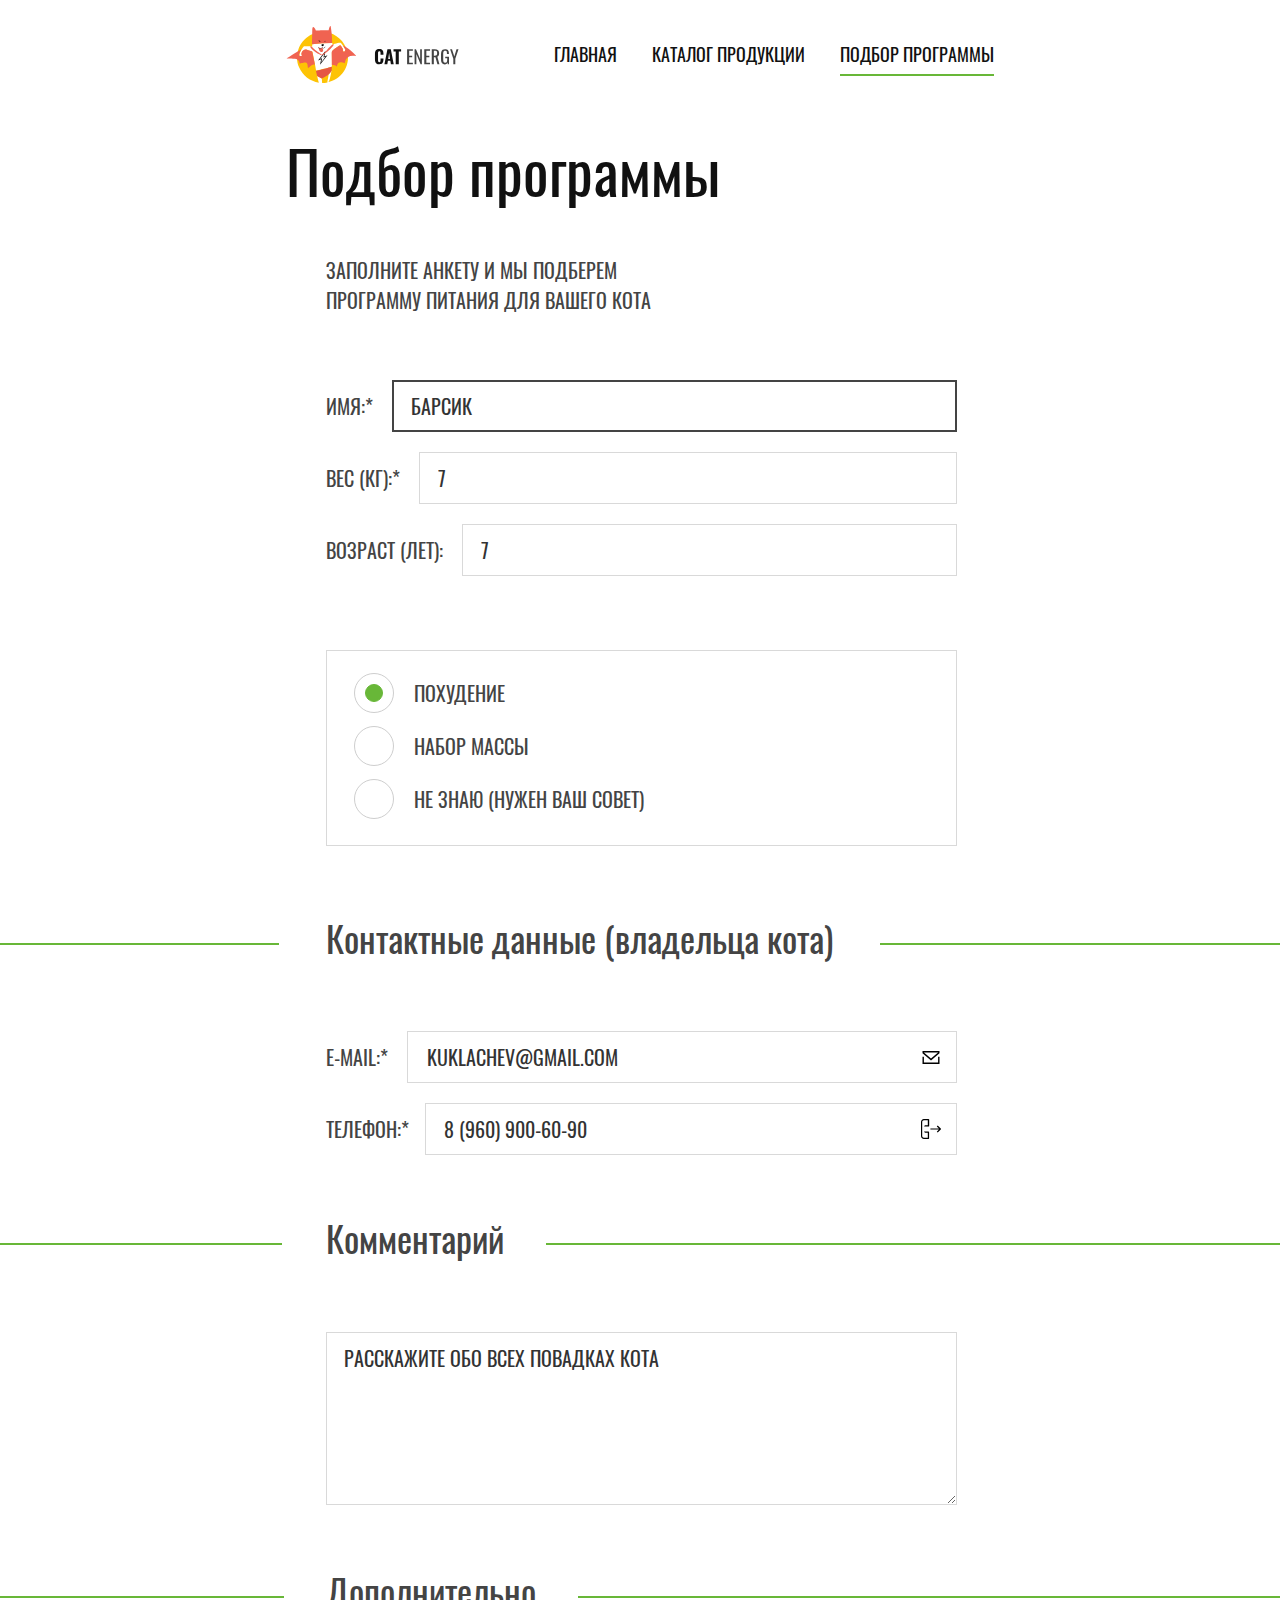
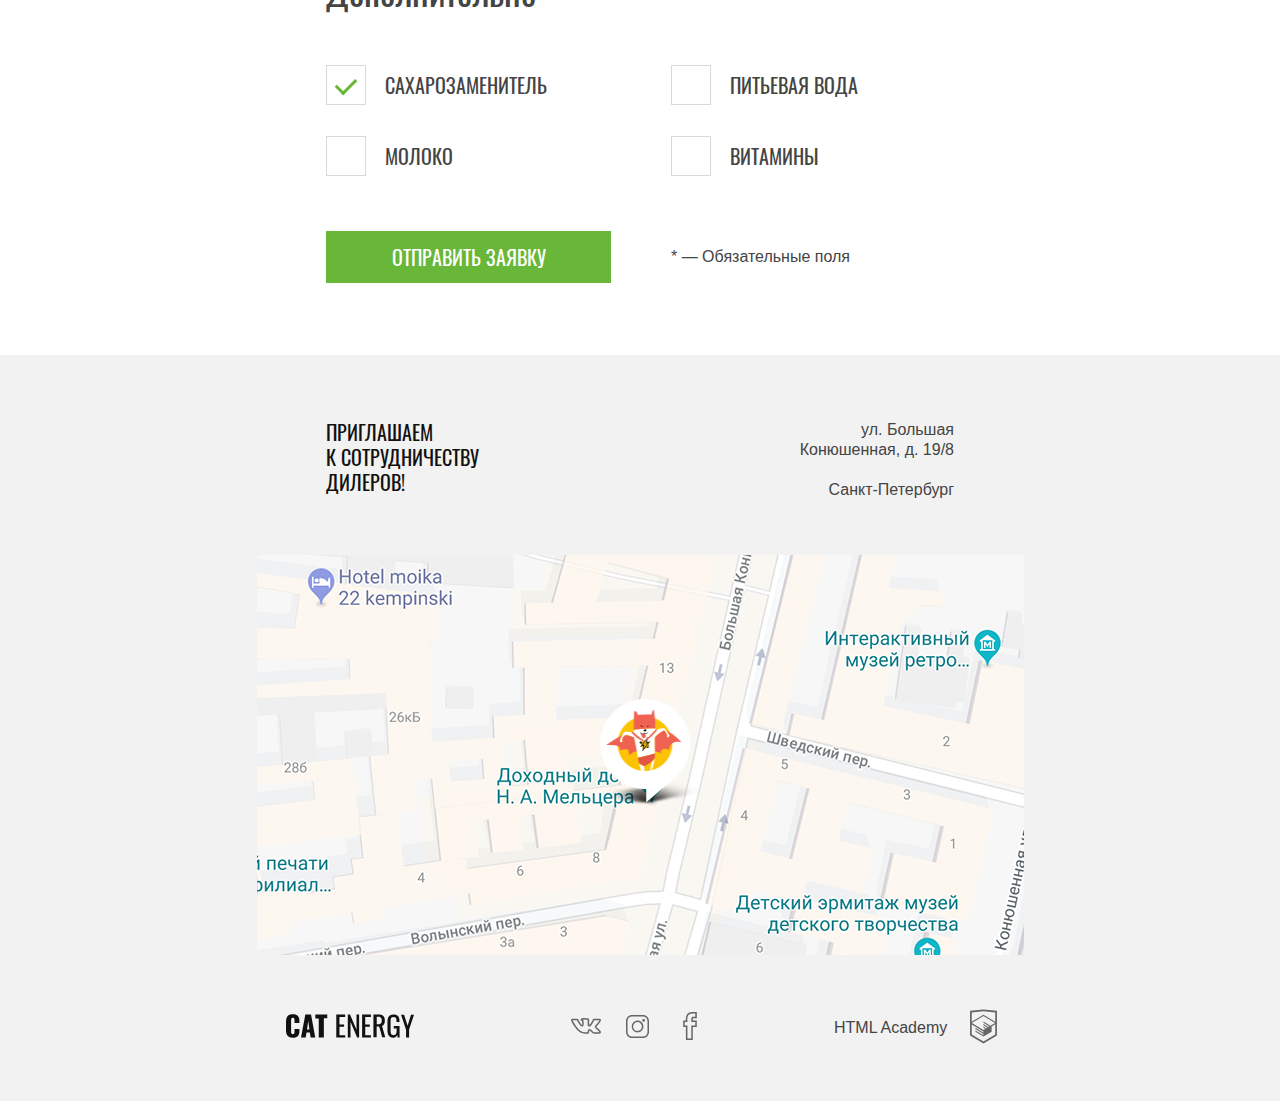
<file: form.html>
<!DOCTYPE html><html lang="ru"><head><meta charset="utf-8"><meta name="viewport" content="width=device-width,initial-scale=1"><title>HTML Academy: Кэт энерджи</title><link rel="stylesheet" href="css/style.min.css"><link rel="preload" href="fonts/oswaldmedium.woff2" as="font" crossorigin="anonymous"><link rel="preload" href="fonts/oswaldregular.woff2" as="font" crossorigin="anonymous"><script src="js/picturefill.js"></script></head><body><div style="display: none"><svg xmlns="http://www.w3.org/2000/svg" xmlns:xlink="http://www.w3.org/1999/xlink"><symbol id="icon-cat-pro" viewbox="0 0 134 56"><path d="M123.1 5.8c1.2-1.9 2.7-3.4 4.5-4.6 1-.7 1.6-.7 2.2.6.8 1.9 1.5 3.9.9 6-.2.8-.1 1.4.4 2.1.6.8 1.1 1.6 1.6 2.3 1.3 1.9 1.8 3.9.9 6.2-.4 1-.4 2-.2 3.1.2 1 .2 2 0 3-.3 1.6-1.1 2.7-2.7 3.2-1.3.3-2.4.9-3.2 2-.2.3-.5.5-.9.5-1.2.2-4.2-2.5-4.2-3.7v-.6c.1-3.6-.1-3.9-3.4-5.4-.7-.3-1.3-.6-1.8-1.2-.6-.8-1.4-.7-2.3-.4-.8.4-1.4.9-1.3 1.9.3 2.4.4 4.8.3 7.3 0 .3.1.6.2.8 3.1 4.5 4.3 9.8 5.8 14.9 1.2 3.9 3.4 6 7.4 6.3.6 0 1.3.2 1.9.3 1.8.3 2.9 1.5 3.4 3.2.7 2.1.3 2.6-1.8 2.6h-6.5c-.9 0-1.6-.2-2.3-.8-1-1-2.2-1.4-3.4-2-1.3-.6-2.6-1.3-3.4-2.6-1.1-1.7-2.6-3.1-4-4.5-2.8-2.9-5.8-5.7-8.4-8.7-1.9-2.2-3.2-4.6-3.2-7.6 0-.9-.2-1.3-1.2-.9-.3.2-.7.3-1 .3-2.8 0-4.2 1.7-5.2 4.2-.9 2.1-2.1 4.1-3.2 6.2-.5 1.1-1 2.6-1 4.2 0 2.4.6 3.2 2.8 4 1.4.5 2.7 1 3.4 2.4.8 1.6.6 2-1.1 2.1h-6.8c-.9 0-1.5-.3-1.9-1.1l-1.8-3c-1-1.7-1.4-3.4-.7-5.4.6-1.7.3-3.6.1-5.3-.4-2.6 0-4.9 1.7-7 .6-.7.6-1-.4-1.2-4.1-.8-8-2.3-11.8-4.1 0 0-.1 0-.1-.1-3.2-1.2-3.8-1-4.7 2.3-.8 2.8-1.6 5.6-2.2 8.5-.7 3.2.1 6.2 1.1 9.2.4 1.2 1.6 1.1 2.5 1.4 2 .6 3.7 1.4 4.5 3.5.7 1.6.6 1.8-1.1 1.8-1.7 0-3.4-.1-5.2 0-1.6.1-2.8-.5-4.2-1.4-4.8-3.2-6.2-8.1-6.6-13.4-.2-3.3-2-5.9-4.1-8.4-.4-.5-.8-.7-1.4-.3-2.1 1.3-4.5 2.1-6.7 3-4.8 1.8-9 4.6-12.2 8.8-1.2 1.5-1.9 3.2-2.2 5.1-.3 1.8.2 2.6 2 3.1 1.9.6 2.7 1.5 2.9 3.4.1.8-.2 1.2-1 1.2h-8.1c-.6 0-1-.4-1.3-.8-1.3-1.6-1.9-3.5-1.9-5.5-.1-3.5.3-6.9.9-10.3.4-2.1 1.4-3.8 3.4-4.8 5.9-2.8 9-8.1 11.8-13.6.6-1.1.1-1.3-.9-1.2-2.9.3-5.4 1.6-7.7 3.2-3 2.1-5.7 4.6-8.3 7.1-2.9 2.7-6.2 4.6-10.3 4.9C3.1 32.5-.3 28.4 0 21.8c.1-2.3.9-4.4 2.4-6.1 1.2-1.3 2.6-2 4.5-1.5 1.5.4 1.9 1.2 1.3 2.7-.3.6-.7 1.1-1 1.7-.4.6-.8 1.3-1 2-1.1 3 .4 5.1 3.5 5.4 3.3.3 6-1.1 8.5-3.1 3-2.4 5.7-5.2 8-8.3 3.7-4.8 8.5-7.3 14.4-8.1 2.3-.3 4.3-1.3 6.5-1.9 4.1-1.2 8.3-1.9 12.7-1.8 2 .1 3.9-.3 5.8-1.1 4.9-2 10-2 15.1-1 4 .8 8 1.8 11.9 2.8 2.2.5 4.7.3 7-.2 4.4-1 8.9-1.9 13.4-2 3-.1 5.9.4 8.6 1.7 2 .9 2 .9 1.5 2.8z"></path></symbol><symbol id="icon-cat-slim" viewbox="0 0 70 97"><path d="M54.8 0h-.4c-.7.4-1.1.9-1.4 1.6-.6 1.1-1 2.3-1.3 3.4-.2.8-.7 1.2-1.5 1.3-2.3.4-4 1.7-5.2 3.7-.7 1.3-1.3 2.6-1.8 3.9-1.4 3.7-2.5 7.5-3.8 11.2-.7 1.9-.8 1.9-2.7 1.9-2.3 0-2.1-.4-2.1 2.1 0 .8.2 1.2 1.1 1.2.3 0 .7-.1.8.2.1.3-.2.5-.4.7-1.2 1.3-2.7 2-4.3 2.4-1.9.5-3.8.9-5.7 1.5-4.7 1.6-9.1 3.8-12.6 7.6-2.1 2.3-3.5 5-4.7 7.8-3.8 8.7-5.6 17.8-7 27-.6 4.3-1.1 8.6-1.5 13C.2 92.7 0 94.8 0 97h33.3c.1-.5-.1-.9-.2-1.3-.7-1.8-2.1-2.7-3.8-3.1-.7-.2-.8-.4-.4-.9.7-.9 1.2-2 1.6-3.1 1.6-4.8 2.3-9.8 3.1-14.8.6-3.8 1.5-7.4 3.4-10.8 1.5-2.5 3.3-4.6 5.6-6.4.8-.6.9-.6 1 .4.1.7.1 1.4.2 2.2.3 4.7.3 9.5-.2 14.2-.3 3.7-.5 7.4-.2 11 .4 4.3 1.2 8.4 2.2 12.6h13.3c-.3-2.2-2.1-4-4.2-4.4-1.3-.2-2.5-.1-3.8.2-.6.1-.8 0-.9-.6-.4-5.3-.1-10.6 1-15.8 1.3-6 2.4-12.1 3.1-18.2.3-2.5 1-4.8 2.3-7 1.2-2.1 2.2-4.3 3.4-6.5.9-1.7 1.1-3.4.4-5.2-.3-.7-.5-1.4-.9-2.1-1-2-2-3.9-2.9-5.9-.5-1-.4-1.1.7-1.1 1.6 0 1.6 0 1.7-1.6v-.7c0-.7-.3-1.1-1-1h-1.5c-.7 0-.9-.3-.7-1 .6-2.3 2.8-4.1 5.1-4.4 2.2-.3 4.4 0 6.6.4.6.1 1 0 1.3-.6.4-1 .8-2 1.3-3 .2-.4.2-.8-.1-1.1-3.2-4.2-6.7-8-11.4-10.4-.5-.3-.8-.6-.9-1.1-.3-1.4-.7-2.8-1.3-4.2-.3-.7-.6-1.3-1.4-1.7z"></path></symbol><symbol id="icon-close" viewbox="0 0 18 18"><path d="M18 1.3L16.7 0 9 7.7 1.3 0 0 1.3 7.7 9 0 16.7 1.3 18 9 10.3l7.7 7.7 1.3-1.3L10.3 9z"></path></symbol><symbol id="icon-fb-mobile" viewbox="0 0 10 19"><path d="M7.1 19H2v-8.8H0V5.8h1.9c-.1-2 .2-3.4 1.1-4.4C3.8.5 5 .1 6.5 0H10v4.2H7.2c-.1.2-.2.8-.2 1.6h3v4.4H7.1V19zm-4-1h2.8V9.1h2.9V6.8H5.9v-.5c0-1.4 0-2.6.7-3.1l.1-.1h2.1V1H6.5c-1.2.1-2 .4-2.6 1-.8.8-1 2.3-.8 4.2l.1.6H1.1v2.3h2V18z"></path></symbol><symbol id="icon-fb" viewbox="34.789 -4.709 13.518 27.75"><path d="M44.32 23.041h-6.816V10.137h-2.715V3.763h2.629c-.202-2.887.298-5 1.519-6.444 1.039-1.229 2.583-1.911 4.588-2.026l4.782-.001v6.15h-3.755c-.166.315-.251 1.093-.252 2.321h3.978v6.375H44.32v12.903zm-5.316-1.5h3.816V8.637h3.957V5.263h-3.953l-.016-.734c-.044-2.04.002-3.784 1.007-4.46l.19-.127h2.801v-3.15h-3.239c-1.557.091-2.711.581-3.485 1.496-1.041 1.231-1.41 3.298-1.099 6.144l.092.832h-2.786v3.375h2.715v12.902z"></path></symbol><symbol id="icon-gift" viewbox="0 0 55.5 60"><path d="M52.3 12.2h-7c.5-.7.8-1.4 1.1-2.2.6-2 .4-4.1-.6-5.9-1-1.8-2.6-3.1-4.6-3.7-2-.6-4.1-.4-5.9.6-3.6 2-6.2 6.1-7.6 9-1.4-2.9-4-7.1-7.6-9-3.8-2-8.5-.6-10.5 3.1-1.4 2.7-1.2 5.8.5 8.1h-7c-1.7 0-3.1 1.4-3.1 3.1v9.4c0 1.7 1.4 3.1 3.1 3.1H4v26.1c0 3.3 2.7 6 6 6h35.5c3.3 0 6-2.7 6-6V27.8h.8c1.7 0 3.1-1.4 3.1-3.1v-9.4c.1-1.7-1.3-3.1-3.1-3.1zM36.5 3c1.3-.7 2.7-.8 4.1-.4 1.3.4 2.4 1.3 3.1 2.6.7 1.3.8 2.7.4 4.1-.4 1.2-1.1 2.2-2.2 2.9H29.4C30.5 9.6 33 5 36.5 3zM11.7 5.2C13.2 2.6 16.4 1.6 19 3c3.5 1.9 6 6.6 7.1 9.1H13.5c-2.3-1.4-3.1-4.5-1.8-6.9zm14.8 22.6v13.7H6.4V27.8h20.1zM6.4 53.9v-10h20.2v13.7H10c-2 0-3.6-1.7-3.6-3.7zm39.1 3.7H28.9V43.9h20.2v10c0 2-1.6 3.7-3.6 3.7zm3.6-16.1H28.9V27.8h20.2v13.7zm4-16.8c0 .4-.3.7-.7.7H3.2c-.4 0-.7-.3-.7-.7v-9.4c0-.4.3-.7.7-.7h49.2c.4 0 .7.3.7.7v9.4z"></path></symbol><symbol id="icon-htmlacademy" viewbox="0 0 60 60"><path d="M30.2 5H30L10.3 7.1v36.2L30 55l19.7-11.7V7.1L30.2 5zm17 36.8L30 52 12.8 41.8V27l17.1 10.2V39l-11.7-7v1.8L30 40.9v1.9l-11.8-7v1.8l11.8 7 11.9-7.1v-7.6l5.3-3.2v15.1zm-.1-17l-4.7 2.8-2.2 1.3-10.3-6.1v1.8l8.8 5.3h-.1l-.2.1-1.3.7-7.3-4.3v1.8l5.8 3.4-1.4.9-4.3-2.6v1.8l2.9 1.7-2.9 1.7-17-10.1 17-10.2 17.2 10zm.1-1.8L29.9 12.8 12.8 23V9.4L30 7.6l17.2 1.8V23z"></path></symbol><symbol id="icon-insta-mobile" viewbox="0 0 16 16"><path class="st0" d="M11.8 1C13.6 1 15 2.4 15 4.2v7.7c0 1.7-1.4 3.1-3.1 3.1H4.2C2.4 15 1 13.6 1 11.8V4.2C1 2.4 2.4 1 4.2 1h7.6m0-1H4.2C1.9 0 0 1.9 0 4.2v7.7C0 14.1 1.9 16 4.2 16h7.7c2.3 0 4.2-1.9 4.2-4.2V4.2C16 1.9 14.1 0 11.8 0z"></path><path class="st0" d="M8 4.9c1.7 0 3.1 1.4 3.1 3.1 0 1.7-1.4 3.1-3.1 3.1-1.7 0-3.1-1.4-3.1-3.1 0-1.7 1.4-3.1 3.1-3.1m0-1C5.7 3.9 3.9 5.7 3.9 8s1.8 4.1 4.1 4.1 4.1-1.8 4.1-4.1S10.3 3.9 8 3.9z"></path><circle class="st0" cx="12.3" cy="3.7" r=".9"></circle></symbol><symbol id="icon-insta" viewbox="-3 -3 23 23"><path d="M14.002-1.501C16.482-1.501 18.5.519 18.5 3v11c0 2.481-2.018 4.5-4.498 4.5H3.01A4.504 4.504 0 0 1-1.488 14V3C-1.488.519.53-1.5 3.01-1.5h10.992m0-1.5H3.01C-.29-3-2.987-.301-2.987 3v11.001C-2.987 17.299-.29 20 3.01 20h10.995C17.301 20 20 17.299 20 13.999V3c0-3.301-2.699-6-5.998-6z"></path><path d="M8.506 4.078a4.434 4.434 0 0 1 4.429 4.428c0 2.44-1.989 4.43-4.429 4.43a4.434 4.434 0 0 1-4.428-4.43 4.431 4.431 0 0 1 4.428-4.428m0-1.5a5.929 5.929 0 0 0 0 11.855c3.274 0 5.926-2.653 5.926-5.927S11.78 2.578 8.506 2.578z"></path><circle cx="14.646" cy="2.379" r="1.341"></circle></symbol><symbol id="icon-logo-footer" viewbox="0 0 127.8 23.4"><path d="M1.6 21.5C.6 20.2 0 18.3 0 15.9V7.6c0-2.5.5-4.4 1.5-5.7C2.6.6 4.3 0 6.8 0c2.4 0 4.1.6 5.1 1.7s1.5 2.8 1.5 4.9v2H8.5V6.3c0-.9-.1-1.6-.3-2s-.6-.8-1.4-.8c-.7 0-1.2.2-1.4.7s-.3 1.3-.3 2.2v10.7c0 .9.1 1.6.4 2.1.2.5.7.7 1.4.7s1.1-.2 1.3-.7c.2-.5.3-1.2.3-2.1v-2.4h4.9v2c0 2.1-.5 3.8-1.5 5-1 1.2-2.7 1.8-5.1 1.8-2.4-.1-4.2-.7-5.2-2zM19.3.3H25l4.2 22.8h-4.6l-.8-4.8h-3.3l-.8 4.8H15L19.3.3zm4.1 15l-1.2-8.9-1.2 8.9h2.4zm9.3-11.2h-3.4V.3h11.9V4h-3.4v19.1h-5.1v-19zM50.3.3h8.8v2.4h-5.7v7.5H58v2.3h-4.6v8.4h5.7v2.3h-8.9V.3zm11.4 0h2.2l6.5 15.1V.3H73v22.8h-2L64.4 7.5v15.6h-2.7V.3zM76 .3h8.8v2.4h-5.7v7.5h4.6v2.3h-4.6v8.4h5.7v2.3H76V.3zm11.4 0H92c2.3 0 4 .5 5.1 1.4 1.1.9 1.6 2.5 1.6 4.6 0 2.9-.9 4.7-2.8 5.3L99.1 23H96l-3-10.7h-2.5V23h-3.2V.3zm4.4 9.8c1.4 0 2.3-.3 2.9-.8.6-.5.9-1.5.9-3 0-.9-.1-1.7-.3-2.2-.2-.5-.6-.9-1.1-1.2-.5-.3-1.3-.4-2.2-.4h-1.4V10h1.2zm10.9 11.3c-.9-1.3-1.4-3.2-1.4-5.8V8c0-1.8.2-3.2.5-4.3.4-1.1 1-2 1.9-2.6s2.1-.9 3.7-.9c2.1 0 3.6.5 4.5 1.6s1.4 2.7 1.4 5v.8h-3v-.7c0-1.1-.1-1.9-.2-2.5-.1-.6-.4-1-.8-1.3-.4-.3-1-.5-1.9-.5-.9 0-1.5.2-2 .6s-.7.9-.8 1.6-.2 1.6-.2 2.7V16c0 1.7.2 3 .6 3.8.4.8 1.2 1.1 2.4 1.1s2-.4 2.4-1.2c.4-.8.7-2.1.7-4v-1.6h-2.9v-2.3h5.8v11.3h-2l-.3-2.6c-.7 1.9-2.1 2.9-4.1 2.9-1.9 0-3.4-.7-4.3-2zm17.1-6.3L114.9.4h3l3.5 11 3.4-11h3l-4.9 14.7v8h-3v-8z" fill="#111"></path></symbol><symbol id="icon-mail-active" viewbox="0 0 17 13"><path d="M15.6 11.6H1.4V5.8H0V13h17V5.8h-1.4v5.8zM0 0v2.3l8.5 7.1L17 2.3V0H0zm15.6 1.6L8.5 7.5 1.4 1.6v-.2h14.2v.2z"></path></symbol><symbol id="icon-mail-error" viewbox="0 0 17 13"><path d="M15.6 11.6H1.4V5.8H0V13h17V5.8h-1.4v5.8zM0 0v2.3l8.5 7.1L17 2.3V0H0zm15.6 1.6L8.5 7.5 1.4 1.6v-.2h14.2v.2z"></path></symbol><symbol id="icon-mail" viewbox="0 0 17 13"><path d="M15.6 11.6H1.4V5.8H0V13h17V5.8h-1.4v5.8zM0 0v2.3l8.5 7.1L17 2.3V0H0zm15.6 1.6L8.5 7.5 1.4 1.6v-.2h14.2v.2z"></path></symbol><symbol id="icon-mobile-menu" viewbox="0 0 24 18"><path d="M0 16h24v2H0zm0-8h24v2H0zm0-8h24v2H0z"></path></symbol><symbol id="icon-phone-active" viewbox="0 0 20 20"><path d="M17.9 9.4H9.4v1.2h8.5l-2.1 2.1.9.9 3.1-3.1c.2-.2.2-.6 0-.9l-3.1-3.1-.9.9 2.1 2zm-9.8 10v-6.2c0-.3-.3-.6-.6-.6H3.1c0 .7.6 1.2 1.2 1.2h2.5v5H3.1c-1 .1-1.8-.7-1.9-1.7v-14c0-1 .8-1.8 1.7-1.8h3.9v5H4.4c-.7 0-1.2.6-1.2 1.2h4.4c.3 0 .6-.3.6-.6V.6C8.1.3 7.8 0 7.5 0H3.1C1.5-.1.1 1.2 0 2.9v13.9c-.1 1.7 1.2 3.1 2.9 3.1h4.6c.3.1.6-.2.6-.5z"></path></symbol><symbol id="icon-phone-error" viewbox="0 0 20 20"><path d="M17.9 9.4H9.4v1.2h8.5l-2.1 2.1.9.9 3.1-3.1c.2-.2.2-.6 0-.9l-3.1-3.1-.9.9 2.1 2zm-9.8 10v-6.2c0-.3-.3-.6-.6-.6H3.1c0 .7.6 1.2 1.2 1.2h2.5v5H3.1c-1 .1-1.8-.7-1.9-1.7v-14c0-1 .8-1.8 1.7-1.8h3.9v5H4.4c-.7 0-1.2.6-1.2 1.2h4.4c.3 0 .6-.3.6-.6V.6C8.1.3 7.8 0 7.5 0H3.1C1.5-.1.1 1.2 0 2.9v13.9c-.1 1.7 1.2 3.1 2.9 3.1h4.6c.3.1.6-.2.6-.5z"></path></symbol><symbol id="icon-phone" viewbox="0 0 20 20"><path d="M17.9 9.4H9.4v1.2h8.5l-2.1 2.1.9.9 3.1-3.1c.2-.2.2-.6 0-.9l-3.1-3.1-.9.9 2.1 2zm-9.8 10v-6.2c0-.3-.3-.6-.6-.6H3.1c0 .7.6 1.2 1.2 1.2h2.5v5H3.1c-1 .1-1.8-.7-1.9-1.7v-14c0-1 .8-1.8 1.7-1.8h3.9v5H4.4c-.7 0-1.2.6-1.2 1.2h4.4c.3 0 .6-.3.6-.6V.6C8.1.3 7.8 0 7.5 0H3.1C1.5-.1.1 1.2 0 2.9v13.9c-.1 1.7 1.2 3.1 2.9 3.1h4.6c.3.1.6-.2.6-.5z"></path></symbol><symbol id="icon-plus-mobile" viewbox="0 0 30 30"><path fill="#231f20" d="M30 14H16V0h-2v14H0v2h14v14h2V16h14z"></path></symbol><symbol id="icon-plus" viewbox="0 0 60 60"><path fill="#231f20" d="M60 29.5H30.5V0h-1v29.5H0v1h29.5V60h1V30.5H60z"></path></symbol><symbol id="icon-right-arrow-long" viewbox="0 0 24.2 11"><path fill="#3f4242" d="M17.6 0l6.6 5.5-6.6 5.5V6.6H0V4.4h17.6z"></path></symbol><symbol id="icon-right-arrow-verylong" viewbox="0 0 32 11"><path fill="#3f4242" d="M25.4 0L32 5.5 25.4 11V6.6H0V4.4h25.4z"></path></symbol><symbol id="icon-tick" viewbox="0 0 21.1 15.5"><path d="M20.1 0L7.7 13.3 1 6.1 0 7.2l7.6 8.2.1.1L21 1.2l.1-.1z"></path></symbol><symbol id="icon-vk-mobile" viewbox="0 0 22 12"><path d="M17.6 12c-.3 0-.9-.1-1.5-.5-.5-.3-.9-.7-1.3-1.2-.3-.3-.9-.9-1.1-.9-.2.1-.4.7-.3 1.2 0 .1 0 .6-.3.9-.3.3-.8.4-.9.4h-1.4c-.7 0-3.2-.2-5.4-2.3C2.5 7.1.2 2.2.1 2 0 1.6-.1 1.2.2.9c.3-.3.8-.4 1-.4h3.1c.1 0 .4.1.7.3.3.2.4.5.5.6 0 0 .5 1.1 1.1 2 1 1.5 1.4 1.9 1.5 2 .1-.4.2-1.4.1-2.3 0-.4-.1-.8-.2-1-.1-.1-.3-.2-.5-.2l-.6-.5c0-.5.5-.9.9-1.1.5-.2 1.3-.3 2.3-.3h.5c.9 0 1.2.1 1.6.1 1.2.3 1.2 1.3 1.1 2.5v1.6c0 .3 0 .8.1 1 .2-.1.6-.5 1.5-1.9.6-.9 1-1.9 1.1-2.1.1-.3.4-.7 1.2-.7h3.4c.7 0 1.2.2 1.3.7.2.5.1 1.3-1.7 3.5-.3.3-.5.6-.7.9-.5.4-.9 1-.9 1.1 0 .1.5.5.9.9 1.1.9 1.9 1.7 2.2 2.3.4.6.3 1 .2 1.3-.3.7-1.2.7-1.4.8h-2.9zm-3.9-3.7c.7 0 1.2.6 1.8 1.2.4.4.7.8 1.1 1 .5.3 1 .3 1 .3h2.9c.1 0 .3-.1.4-.1 0 0 0-.1-.1-.1-.3-.5-1-1.3-2-2.1-.9-.7-1.3-1.1-1.4-1.7 0-.6.4-1.1 1.2-2.1.2-.2.4-.5.7-.8 1.1-1.4 1.4-2 1.5-2.3h-3.9c0 .4-.5 1.5-1.1 2.4-1.4 2.1-2 2.4-2.5 2.4-.1 0-.3 0-.4-.1-.7-.4-.7-1.4-.7-2.1V2.6c.1-1.3 0-1.3-.3-1.4-.3-.1-.5-.1-1.4-.1H10c-.5 0-1 0-1.4.1l.2.2c.4.5.4 1.5.4 1.7.1 1.3 0 2.9-.7 3.3-.1 0-.2.1-.4.1-.6 0-1.3-.7-2.5-2.5C5 2.9 4.5 1.8 4.5 1.8s0-.1-.1-.1-.2-.1-.2-.1h-3c.4.9 2.5 5 4.8 7.2 2 1.9 4.3 2 4.7 2h1.4s.2 0 .2-.1v-.1c0-.2 0-2 1.2-2.3h.2z"></path></symbol><symbol id="icon-vk" viewbox="3.007 11.628 30.004 15.761"><path d="M26.945 27.388c-.386 0-1.17-.082-2.075-.632-.642-.385-1.223-.968-1.784-1.532-.438-.44-1.171-1.177-1.447-1.177-.268.075-.481.921-.476 1.569.004.113-.001.774-.468 1.213-.425.4-1.088.485-1.216.498l-1.926.007c-.967 0-4.358-.218-7.429-3.021-3.674-3.358-6.835-9.798-6.968-10.07-.197-.462-.248-1.066.152-1.482.392-.413 1.081-.472 1.359-.479l4.083-.024.115.008c.091.014.567.095.957.349.388.247.59.651.626.73.01.021.649 1.432 1.475 2.684 1.312 1.99 1.896 2.455 2.103 2.562.188-.417.277-1.7.187-2.871.001-.493-.101-1.098-.252-1.278-.112-.134-.426-.253-.778-.294l-.722-.691c-.096-.658.635-1.226 1.149-1.446.737-.316 1.792-.382 3.147-.382l.71.005c1.235.012 1.622.081 2.149.191 1.702.361 1.64 1.729 1.567 3.312-.021.464-.046 1.001-.046 1.621 0 .151-.005.312-.011.479-.012.38-.032 1.038.093 1.304.219-.145.852-.665 2.072-2.483.783-1.165 1.4-2.539 1.517-2.803l.001-.001c.182-.43.608-.941 1.613-.946l4.274-.024c.012-.003.172-.016.377-.016.98 0 1.597.287 1.832.854.269.65.169 1.657-2.354 4.605-.37.432-.697.804-.982 1.127-.598.678-1.216 1.379-1.237 1.595.053.169.662.665 1.252 1.145 1.53 1.247 2.528 2.264 3.033 3.073.522.759.429 1.33.258 1.677-.424.864-1.638.973-1.877.985l-3.79.047a2.525 2.525 0 0 1-.263.012zm-5.307-4.84c.899 0 1.682.786 2.511 1.618.497.5 1.011 1.016 1.496 1.307.727.44 1.316.421 1.398.412l.103-.009 3.805-.047c.171-.012.411-.073.536-.136a1.167 1.167 0 0 0-.098-.167c-.449-.718-1.388-1.659-2.686-2.718-1.184-.963-1.801-1.465-1.865-2.244-.066-.805.493-1.439 1.607-2.703.28-.318.604-.685.967-1.109 1.559-1.821 1.957-2.64 2.058-2.956-.17-.029-.648-.021-.678-.018l-4.361.028c-.191.001-.249.035-.249.036-.176.414-.812 1.812-1.644 3.05-1.895 2.82-2.785 3.2-3.407 3.201-.204 0-.396-.05-.569-.148-1.003-.569-.963-1.834-.934-2.757.005-.149.01-.295.01-.431 0-.646.025-1.207.048-1.689.076-1.68.016-1.692-.379-1.776-.409-.086-.705-.147-1.856-.159l-.693-.005c-.624 0-1.343.014-1.906.098.092.074.18.157.259.251.588.704.604 1.951.601 2.194.13 1.646.061 3.796-1.018 4.313a1.365 1.365 0 0 1-.597.137c-.926 0-1.854-.885-3.425-3.267a22.863 22.863 0 0 1-1.587-2.887.47.47 0 0 0-.075-.094 1.133 1.133 0 0 0-.32-.116l-4.001.024c-.021.001-.045.002-.07.005.591 1.189 3.426 6.592 6.519 9.419 2.74 2.502 5.826 2.629 6.417 2.629l1.851-.003c.046-.01.218-.062.269-.1-.019.018-.01-.053-.01-.097-.003-.265.012-2.595 1.578-3.034.126-.034.259-.052.395-.052z"></path></symbol></svg></div><header class="page-header"><div class="page-header__inner"><div class="page-header__menu"><a href="index.html" class="page-header__logo"><picture><source media="(min-width: 1300px)" srcset="img/logo-desktop.svg"><source media="(min-width: 768px)" srcset="img/logo-tablet.svg"><img class="page-header__logo-image" src="img/logo-mobile.svg" width="191" height="38" alt="Логотип Кэт энерджи"></picture></a></div><nav class="main-nav main-nav--closed main-nav--nojs"><button class="main-nav__toggle" type="button" title="Открыть/закрыть меню"></button><ul class="main-nav__list site-list"><li class="site-list__item"><a href="index.html">Главная</a></li><li class="site-list__item"><a href="catalog.html">Каталог продукции</a></li><li class="site-list__item site-list__item--active"><a>Подбор программы</a></li></ul></nav></div></header><main class="page-main"><section class="program"><div class="program__inner"><h1 class="program__title">Подбор программы</h1><form action="https://echo.htmlacademy.ru" class="program__profile profile"><p class="profile__description">Заполните анкету и мы подберем программу питания для вашего кота</p><div class="profile__about-cat"><fieldset class="profile__cat profile__fieldset"><ul class="profile__list input-list input-list--cat"><li class="input-list__item"><label class="input-list__label" for="name">Имя:*</label> <input class="input-list__field" name="name" type="text" id="name" placeholder="Барсик" required="" autofocus=""></li><li class="input-list__item"><label class="input-list__label" for="weight">Вес (кг):*</label> <input class="input-list__field" name="weight" type="number" id="weight" placeholder="7" required=""></li><li class="input-list__item"><label class="input-list__label" for="age">Возраст (лет):</label> <input class="input-list__field" name="age" type="number" id="age" placeholder="7"></li></ul></fieldset><fieldset class="profile__want profile__fieldset"><input type="radio" name="program-type" class="profile__radio visually-hidden" id="lose-weight" value="lose-weight" checked=""> <label class="profile__label profile__label--want" for="lose-weight">Похудение</label> <input type="radio" name="program-type" class="profile__radio visually-hidden" id="weight-gain" value="weight-gain"> <label class="profile__label profile__label--want" for="weight-gain">Набор массы</label> <input type="radio" name="program-type" class="profile__radio visually-hidden" id="dont-know" value="dont-know"> <label class="profile__label profile__label--want" for="dont-know">Не знаю (нужен ваш совет)</label></fieldset></div><fieldset class="profile__contacts profile__fieldset"><legend class="profile__legend profile__legend--contacts"><span>Контактные данные </span>(владельца кота)</legend><ul class="profile__list input-list input-list--contacts"><li class="input-list__item input-list__item--contacts"><label class="input-list__label" for="email">E-mail:*</label> <input class="input-list__field input-list__field--email" name="e-mail" type="email" id="email" placeholder="Kuklachev@gmail.com" required=""></li><li class="input-list__item input-list__item--contacts"><label class="input-list__label" for="tel">Телефон:*</label> <input class="input-list__field input-list__field--tel" name="phone" type="tel" id="tel" placeholder="8 (960) 900-60-90" pattern="[8]\s?[\(]{0,1}9[0-9]{2}[\)]{0,1}\s?\d{3}[-]{0,1}\d{2}[-]{0,1}\d{2}" required=""></li></ul></fieldset><fieldset class="profile__comments profile__fieldset"><legend class="profile__legend profile__legend--comments"><span>Комментарий</span></legend><textarea class="profile__textarea" name="comments" placeholder="Расскажите обо всех повадках кота"></textarea></fieldset><fieldset class="profile__additionally profile__fieldset"><legend class="profile__legend profile__legend--additionally"><span>Дополнительно</span></legend><div class="profile__wrapper"><input class="profile__checkbox visually-hidden" name="shugar" type="checkbox" id="shugar" checked=""> <label class="profile__label profile__label--additionaly" for="shugar">Сахарозаменитель</label> <input class="profile__checkbox visually-hidden" name="whater" type="checkbox" id="water"> <label class="profile__label profile__label--additionaly" for="water">Питьевая вода</label> <input class="profile__checkbox visually-hidden" name="milk" type="checkbox" id="milk"> <label class="profile__label profile__label--additionaly" for="milk">Молоко</label> <input class="profile__checkbox visually-hidden" name="vitamins" type="checkbox" id="vitamins"> <label class="profile__label profile__label--additionaly" for="vitamins">Витамины</label></div></fieldset><div class="profile__end"><button class="profile__button button" type="submit">Отправить заявку</button><p class="profile__notice">* &mdash; Обязательные поля</p></div></form></div></section><section class="contacts contacts--form"><div class="contacts__inner"><p class="contacts__partnership">Приглашаем к&nbsp;сотрудничеству дилеров!</p><div class="contacts__adress"><p class="contacts__street">ул. Большая Конюшенная,&nbsp;д. 19/8</p><p class="contacts__city">Санкт-Петербург</p></div></div><div class="contacts__map"><div class="contacts__map-pin" id="map"></div><iframe src="https://www.google.com/maps/embed?pb=!1m18!1m12!1m3!1d1998.6037872533277!2d30.320858716096975!3d59.93871648187614!2m3!1f0!2f0!3f0!3m2!1i1024!2i768!4f13.1!3m3!1m2!1s0x4696310fca145cc1%3A0x42b32648d8238007!2z0JHQvtC70YzRiNCw0Y8g0JrQvtC90Y7RiNC10L3QvdCw0Y8g0YPQuy4sIDE5LzgsINCh0LDQvdC60YIt0J_QtdGC0LXRgNCx0YPRgNCzLCAxOTExODY!5e0!3m2!1sru!2sru!4v1555581888066!5m2!1sru!2sru" width="600" height="365"></iframe></div></section></main><footer class="page-footer"><div class="page-footer__inner"><a href="index.html" class="page-footer__logo"><span class="visually-hidden">Логотип КэтЭнерджи</span> <svg class="page-footer__logo-icon" width="128" height="24"><use xlink:href="#icon-logo-footer"></use></svg></a><div class="page-footer__social social"><ul class="social__list"><li class="social__item"><a href="#" class="social__link"><span class="visually-hidden">вк</span> <svg class="social__icon social__icon--vk" width="22" height="12"><use xlink:href="#icon-vk"></use></svg></a></li><li class="social__item"><a href="#" class="social__link"><span class="visually-hidden">инстаграм</span> <svg class="social__icon social__icon--insta" width="16" height="16"><use xlink:href="#icon-insta"></use></svg></a></li><li class="social__item"><a href="#" class="social__link"><span class="visually-hidden">фейсбук</span> <svg class="social__icon social__icon--fb" width="10" height="19"><use xlink:href="#icon-fb"></use></svg></a></li></ul></div><div class="page-footer__copyright copyright"><a href="https://htmlacademy.ru/intensive/adaptive" class="copyright__link">HTML Academy</a> <a href="https://htmlacademy.ru/intensive/adaptive" class="copyright__link"><span class="visually-hidden">Интерактивные онлайн-курсы HTML Academy</span> <svg class="copyright-icon" width="41" height="41"><use xlink:href="#icon-htmlacademy"></use></svg></a></div></div></footer><script src="js/main-nav.js"></script></body></html>
</file>
<file: css/style.min.css>
body{min-width:320px;padding:0;margin:0;font-family:"Arial",sans-serif;font-size:14px;line-height:18px;color:#444;font-style:normal;background-color:#fff}img{height:auto}a{text-decoration:none}html{-webkit-box-sizing:border-box;box-sizing:border-box}*,::after,::before{-webkit-box-sizing:inherit;box-sizing:inherit}.visually-hidden{position:absolute;width:1px;height:1px;margin:-1px;border:0;padding:0;white-space:nowrap;-webkit-clip-path:inset(100%);clip-path:inset(100%);clip:rect(0 0 0 0);overflow:hidden}
/*! normalize.css v8.0.1 | MIT License | github.com/necolas/normalize.css */
html{line-height:1.15;-webkit-text-size-adjust:100%}body{margin:0}details,main{display:block}h1{font-size:2em;margin:.67em 0}hr{-webkit-box-sizing:content-box;box-sizing:content-box;height:0;overflow:visible}code,kbd,pre,samp{font-family:monospace,monospace;font-size:1em}a{background-color:transparent}abbr[title]{border-bottom:none;-webkit-text-decoration:underline dotted;text-decoration:underline dotted}b,strong{font-weight:bolder}small{font-size:80%}sub,sup{font-size:75%;line-height:0;position:relative;vertical-align:baseline}sub{bottom:-.25em}sup{top:-.5em}img{border-style:none}button,input,optgroup,select,textarea{font-family:inherit;font-size:100%;line-height:1.15;margin:0}button,input{overflow:visible}button,select{text-transform:none}[type=button],[type=reset],[type=submit],button{-webkit-appearance:button}[type=button]::-moz-focus-inner,[type=reset]::-moz-focus-inner,[type=submit]::-moz-focus-inner,button::-moz-focus-inner{border-style:none;padding:0}[type=button]:-moz-focusring,[type=reset]:-moz-focusring,[type=submit]:-moz-focusring,button:-moz-focusring{outline:1px dotted ButtonText}fieldset{padding:.35em .75em .625em}legend{color:inherit;display:table;max-width:100%;white-space:normal}progress{vertical-align:baseline}textarea{overflow:auto}[type=checkbox],[type=radio],legend{-webkit-box-sizing:border-box;box-sizing:border-box;padding:0}[type=number]::-webkit-inner-spin-button,[type=number]::-webkit-outer-spin-button{height:auto}[type=search]{-webkit-appearance:textfield;outline-offset:-2px}[type=search]::-webkit-search-decoration{-webkit-appearance:none}::-webkit-file-upload-button{-webkit-appearance:button;font:inherit}summary{display:list-item}[hidden],template{display:none}@font-face{font-family:"Oswald";src:url(../fonts/oswaldregular.woff2) format("woff2"),url(../fonts/oswaldregular.woff) format("woff");font-weight:400;font-display:swap}@font-face{font-family:"Oswald";src:url(../fonts/oswaldmedium.woff2) format("woff2"),url(../fonts/oswaldmedium.woff) format("woff");font-weight:500;font-display:swap}.wrap{width:320px;margin:0 auto;padding:0 20px}@media (min-width:768px){.wrap{width:768px;padding:0 30px;margin:0 auto}}@media (min-width:1300px){.wrap{width:1300px;padding:0 40px;margin:0 auto}}.list-reset,.reset{margin:0;padding:0}.list-reset{list-style:none}.button{display:block;width:280px;background-color:#68b738;color:#fff;border:0;font-family:"Oswald","Arial",sans-serif;font-weight:400;font-size:16px;line-height:20px;text-transform:uppercase;text-align:center;padding:10px 0}.button:focus,.button:hover{background-color:#5eaa2f}.button:active{color:#99c684}.button--gray{background-color:#f2f2f2;color:#111}.button--gray:hover{background-color:#ebebeb}.button--gray:active{color:#c3c3c3}.promo{position:relative}.promo::after{content:"";position:absolute;width:320px;height:305px;top:0;right:0;margin:auto;left:0;background-image:url(../img/index-background-mobile@1x.jpg);background-repeat:no-repeat;z-index:-1}@media (-webkit-min-device-pixel-ratio:1.5),(min-resolution:144dpi),(min-resolution:1.5dppx){.promo::after{background-image:url(../img/index-background-mobile@2x.jpg);background-size:320px auto}}.promo::before{content:"";position:absolute;width:100%;height:305px;background-color:#65a93c;background-repeat:no-repeat;z-index:-2}.promo__inner{width:320px;margin:0 auto;padding:27px 20px 23px}@media (min-width:768px){.promo__inner{width:768px;padding:0 30px;margin:0 auto}}@media (min-width:1300px){.promo__inner{width:1300px;padding:0 40px;margin:0 auto}}.promo__slogan,.promo__title{padding:0;font-family:"Oswald","Arial",sans-serif;font-size:36px;line-height:36px;color:#fff;font-weight:400;text-align:center;margin:0 0 25px}.promo__slogan{font-size:14px;line-height:14px;text-transform:uppercase;margin:0 0 28px}.promo__picture{margin:0;padding:0}.promo__button{font-size:14px;line-height:18px}@media (min-width:768px){.promo::after,.promo::before{display:none}.promo__inner{position:relative;padding:31px 162px 0 118px;display:-webkit-box;display:-ms-flexbox;display:flex;-webkit-box-orient:vertical;-webkit-box-direction:normal;-ms-flex-direction:column;flex-direction:column;-webkit-box-align:start;-ms-flex-align:start;align-items:flex-start;background-image:none}.promo__title{width:490px;font-size:60px;line-height:60px;color:#111;text-align:left;margin-bottom:42px}.promo__slogan{font-size:20px;line-height:20px;color:#111;text-align:start;margin-bottom:47px}.promo__picture{position:absolute;top:232px;right:30px;z-index:-1}.promo__image{width:709px;height:auto}.promo__button{margin-bottom:530px;width:245px;font-size:20px;padding:17px 0}}@media (min-width:1300px){.promo{position:static}.promo::after,.promo::before{display:block;position:absolute;content:"";background-color:#65a93c;height:696px;top:0;right:0}.promo::after{margin:0;background-repeat:no-repeat;width:720px;background-image:url(../img/index-background-desktop@1x.jpg);background-size:cover;left:50%}.promo::before{width:calc(50vw - 720px);left:auto}.promo__inner{padding:50px 690px 0 120px;background-position:top right;margin-bottom:78px}.promo__slogan{margin-bottom:52px}.promo__button{margin-bottom:190px;font-size:20px;line-height:20px;padding:16px 0}.promo__picture{top:-31px;right:258px;z-index:1}.promo__image{width:552px;height:auto}}@media (min-width:1300px) and (-webkit-min-device-pixel-ratio:1.5),(min-width:1300px) and (min-resolution:144dpi),(min-width:1300px) and (min-resolution:1.5dppx){.promo::after{background-image:url(../img/index-background-desktop@2x.jpg)}}.series__inner{width:320px;margin:0 auto;padding:0 20px}@media (min-width:768px){.series__inner{width:768px;padding:0 30px;margin:0 auto}}@media (min-width:1300px){.series__inner{width:1300px;padding:0 40px;margin:0 auto}}.series__list{padding:0;list-style:none;margin:0 0 17px}.series__item{position:relative;background-color:#f2f2f2;padding:31px 20px 18px;margin-bottom:20px}.series__item:last-child{margin-bottom:0}.series__item::before{content:"";position:absolute;left:22px;top:24px;width:50px;height:50px;border:25px solid #68b738;border-radius:50%}.series__item--slim::after{left:30px;top:22px;width:36px;height:49px;background-image:url(../img/icon-cat-slim.svg)}.series__item--pro::after,.series__item--slim::after,.series__link::after{position:absolute;content:"";background-repeat:no-repeat}.series__item--pro::after{left:13px;top:35px;width:67px;height:28px;background-image:url(../img/icon-cat-pro.svg)}.series__title{font-family:"Oswald","Arial",sans-serif;text-transform:uppercase;font-size:24px;line-height:37px;color:#111;padding:0 0 0 72px;margin:0 0 28px;font-weight:400}.series__description{padding:0 0 22px;margin:0 0 20px;border-bottom:1px solid #d9d9d9}.series__link{display:inline-block;position:relative;font-family:"Oswald","Arial",sans-serif;font-weight:400;text-transform:uppercase;font-size:16px;line-height:16px;color:#111}.series__link::after{width:24px;height:11px;right:-36px;top:3px;background-image:url(../img/icon-right-arrow-long.svg)}.series__link:active{opacity:.3}.series__link:focus::after,.series__link:hover::after{background-image:url(../img/icon-right-arrow-verylong.svg);width:33px;right:-45px}@media (min-width:768px){.series__inner{display:-webkit-box;display:-ms-flexbox;display:flex;-webkit-box-orient:vertical;-webkit-box-direction:normal;-ms-flex-direction:column;flex-direction:column;margin-bottom:31px}.series__item{position:relative;padding:75px 282px 58px 52px;margin-bottom:30px}.series__item::before{top:91px;left:447px;width:200px;height:200px;border-width:100px}.series__item--slim::after{width:142px;height:194px;top:79px;left:476px}.series__item--pro{padding-right:312px}.series__item--pro::after{width:270px;height:112px;top:136px;left:412px}.series__title{padding:0;font-size:36px;margin-bottom:25px}.series__description{padding-bottom:0;margin-bottom:56px;font-size:16px;line-height:24px;border:0}.series__link{font-size:20px;line-height:20px}.series__link::after{right:-49px;top:4px}.series__link:hover::after{right:-58px}}@media (min-width:1300px){.series__inner{margin-bottom:25px}.series__list{display:-webkit-box;display:-ms-flexbox;display:flex;-webkit-box-orient:horizontal;-webkit-box-direction:normal;-ms-flex-direction:row;flex-direction:row;-ms-flex-wrap:wrap;flex-wrap:wrap;-webkit-box-pack:justify;-ms-flex-pack:justify;justify-content:space-between}.series__item{width:570px;padding-right:52px}.series__item:last-child{margin-bottom:30px}.series__item::before{top:46px;left:53px;width:100px;height:100px;border-width:50px}.series__item--slim::after{width:70px;height:98px;top:40px;left:66px}.series__item--pro::after{width:134px;height:56px;top:68px;left:35px}.series__title{padding-left:164px;margin-bottom:74px}.series__description{margin-bottom:32px}}.copyright{display:-webkit-box;display:-ms-flexbox;display:flex;-webkit-box-pack:justify;-ms-flex-pack:justify;justify-content:space-between;-webkit-box-align:center;-ms-flex-align:center;align-items:center;padding:17px 15px 18px 20px}.copyright__link{margin:0;padding:0;display:block;font-size:16px;line-height:16px;color:#444}.copyright__link:active{opacity:.3}.copyright-icon{fill:#666}.copyright-icon:focus,.copyright-icon:hover{fill:#68b738}.copyright-icon:active{opacity:.3}.copyright__image{margin:0;padding:0;display:block}@media (min-width:768px){.copyright{padding:0;width:170px}}.features__inner{width:320px;padding:0 20px;margin:0 auto 42px}@media (min-width:768px){.features__inner{width:768px;padding:0 30px;margin:0 auto}}@media (min-width:1300px){.features__inner{width:1300px;padding:0 40px;margin:0 auto}}.features__title{padding:0;display:block;font-family:"Oswald","Arial",sans-serif;font-size:36px;line-height:60px;font-weight:400;margin:0 0 28px;color:#111}.features__list{margin:0;padding:0;list-style:none}.features__item{position:relative;min-height:60px;padding-left:80px;padding-top:3px;margin-bottom:20px;color:#444}.features__description{margin:0}.features__description::before{content:"";position:absolute;top:0;left:0;width:60px;height:60px;background-color:#68b738}.features__description::after{content:"";position:absolute;top:5px;left:5px;width:50px;height:50px;background-repeat:no-repeat}.features__description--leaf::after{background-image:url(../img/advantage-leaf@1x.png)}.features__description--powder::after{background-image:url(../img/advantage-powder@1x.png)}.features__description--dining::after{background-image:url(../img/advantage-dining@1x.png)}.features__description--clock::after{background-image:url(../img/advantage-clock@1x.png)}@media (min-width:768px){.features__inner,.features__list{display:-webkit-box;display:-ms-flexbox;display:flex}.features__inner{-webkit-box-orient:vertical;-webkit-box-direction:normal;-ms-flex-direction:column;flex-direction:column;margin-bottom:30px}.features__list{-webkit-box-pack:justify;-ms-flex-pack:justify;justify-content:space-between;-ms-flex-wrap:wrap;flex-wrap:wrap}.features__item{width:324px;padding-top:112px;padding-left:0;min-height:282px;margin-bottom:0;margin-top:36px}.features__item::after{position:absolute;content:"1";font-family:"Oswald","Arial",sans-serif;font-weight:400;font-size:281px;line-height:281px;color:#f2f2f2;left:116px;top:-40px;z-index:-1}.features__item--1::after{content:"1"}.features__item--2::after{content:"2"}.features__item--3::after{content:"3"}.features__item--4::after{content:"4"}.features__title{font-size:60px;margin-bottom:36px;text-align:left}.features__description{font-size:16px;line-height:24px;width:324px;padding-right:79px}.features__description::before{width:80px;height:80px}.features__description::after{left:15px;top:15px}}@media (min-width:1300px){.features__inner{margin-bottom:10px}.features__item{width:245px}.features__item::after{left:116px}}.main-nav{width:320px;margin:0 auto;padding:0;position:relative;display:-webkit-box;display:-ms-flexbox;display:flex;-webkit-box-orient:vertical;-webkit-box-direction:normal;-ms-flex-direction:column;flex-direction:column;-webkit-box-pack:center;-ms-flex-pack:center;justify-content:center}@media (min-width:768px){.main-nav{width:768px;padding:0 30px;margin:0 auto}}@media (min-width:1300px){.main-nav{width:1300px;padding:0 40px;margin:0 auto}}.main-nav__toggle{margin:0;padding:0;position:absolute;top:-44px;right:18px;border:0;background-color:transparent;cursor:pointer;background-image:url(../img/icon-mobile-menu.svg);background-repeat:no-repeat;width:24px;height:18px}.main-nav--opened .main-nav__toggle{background-image:url(../img/icon-close.svg)}@media (max-width:768px){.main-nav--closed .main-nav__list{display:none}}.main-nav--nojs .main-nav__toggle{display:none}.main-nav--nojs .main-nav__list{display:-webkit-box;display:-ms-flexbox;display:flex;-webkit-box-orient:vertical;-webkit-box-direction:normal;-ms-flex-direction:column;flex-direction:column;-webkit-box-pack:center;-ms-flex-pack:center;justify-content:center}@media (min-width:768px){.main-nav .main-nav__list{display:-webkit-box;display:-ms-flexbox;display:flex;-webkit-box-orient:horizontal;-webkit-box-direction:normal;-ms-flex-direction:row;flex-direction:row;-webkit-box-pack:justify;-ms-flex-pack:justify;justify-content:space-between}.main-nav{width:440px;padding:32px 0;margin:0}.main-nav__toggle{display:none}}@media (min-width:1300px){.main-nav{width:480px;padding:64px 0}}.page-header__inner{width:320px;margin:0 auto;padding:0;display:-webkit-box;display:-ms-flexbox;display:flex;-webkit-box-orient:vertical;-webkit-box-direction:normal;-ms-flex-direction:column;flex-direction:column}@media (min-width:768px){.page-header__inner{width:768px;padding:0 30px;margin:0 auto}}@media (min-width:1300px){.page-header__inner{width:1300px;padding:0 40px;margin:0 auto}}.page-header__logo{cursor:pointer}.page-header__logo:focus,.page-header__logo:hover{opacity:.8}.page-header__logo:active{opacity:.6}.page-header__menu{padding:13px 20px 14px;display:-webkit-box;display:-ms-flexbox;display:flex;-webkit-box-pack:justify;-ms-flex-pack:justify;justify-content:space-between;-webkit-box-align:center;-ms-flex-align:center;align-items:center;border-bottom:1px solid #d9d9d9}.page-header__logo-image{margin:0;padding:0;display:block;width:191px;height:38px}@media (min-width:768px){.page-header__inner{-webkit-box-orient:horizontal;-webkit-box-direction:normal;-ms-flex-direction:row;flex-direction:row;-webkit-box-pack:justify;-ms-flex-pack:justify;justify-content:space-between}.page-header__menu{border:0;padding:0}.page-header__logo-image{width:173px;height:57px}}@media (min-width:1300px){.page-header__logo-image{width:202px;height:60px}}.page-footer{background-color:#f2f2f2}.page-footer__inner{width:320px;margin:0 auto;padding:0;display:-webkit-box;display:-ms-flexbox;display:flex;-webkit-box-orient:vertical;-webkit-box-direction:normal;-ms-flex-direction:column;flex-direction:column;-webkit-box-pack:center;-ms-flex-pack:center;justify-content:center}@media (min-width:768px){.page-footer__inner{width:768px;padding:0 30px;margin:0 auto}}@media (min-width:1300px){.page-footer__inner{width:1300px;padding:0 40px;margin:0 auto}}.page-footer__logo{display:block;border-bottom:1px solid #d9d9d9;padding-bottom:27px;padding-top:38px;text-align:center}.page-footer__logo:focus,.page-footer__logo:hover{opacity:.8}.page-footer__logo:active{opacity:.6}.page-footer__logo-icon{fill:#111}.page-footer__logo-image{display:block;margin:0 auto}@media (min-width:768px){.page-footer__inner{padding:51px 20px;-webkit-box-orient:horizontal;-webkit-box-direction:normal;-ms-flex-direction:row;flex-direction:row;-webkit-box-pack:justify;-ms-flex-pack:justify;justify-content:space-between;-webkit-box-align:center;-ms-flex-align:center;align-items:center}.page-footer__social{border:0}.page-footer__logo{width:165px;border:0;padding:0 0 0 10px;text-align:left}}@media (min-width:1300px){.page-footer__inner{padding:51px 37px 51px 30px;-webkit-box-orient:horizontal;-webkit-box-direction:normal;-ms-flex-direction:row;flex-direction:row;-webkit-box-pack:justify;-ms-flex-pack:justify;justify-content:space-between}}.site-list{margin:0;padding:0;list-style:none}.site-list__item{text-align:center;padding:22px 0 20px;border-bottom:1px solid #d9d9d9}.site-list__item a{font-family:"Oswald","Arial",sans-serif;font-weight:500;font-size:20px;line-height:20px;color:#111;text-transform:uppercase;text-decoration:none}.site-list__item a:focus,.site-list__item a:hover{opacity:.6}.site-list__item a:active{opacity:.3}.site-list__item--active a:focus,.site-list__item--active a:hover{opacity:1}@media (min-width:768px){.site-list{width:440px;display:-webkit-box;display:-ms-flexbox;display:flex;-ms-flex-wrap:wrap;flex-wrap:wrap;-webkit-box-orient:horizontal;-webkit-box-direction:normal;-ms-flex-direction:row;flex-direction:row;-webkit-box-pack:justify;-ms-flex-pack:justify;justify-content:space-between;-webkit-box-align:center;-ms-flex-align:center;align-items:center}.site-list__item{padding:10px 0;border:0}.site-list__item--active{position:relative}.site-list__item--active::after{content:"";position:absolute;bottom:1px;left:0;right:0;height:2px;background-color:#68b738}.site-list a{font-family:"Oswald","Arial",sans-serif;font-weight:400;font-size:18px;line-height:25px}}@media (min-width:1300px){.site-list{width:480px}.site-list__item{border:0}.site-list--index .site-list__item--active::after{background-color:#fff}.site-list a{font-size:20px;line-height:25px}.site-list--index a{color:#fff}}.social{border-bottom:1px solid #d9d9d9;padding:22px 0 17px}.social__list{padding:0;list-style:none;margin:0 auto;width:162px;display:-webkit-box;display:-ms-flexbox;display:flex;-webkit-box-pack:justify;-ms-flex-pack:justify;justify-content:space-between;-webkit-box-align:center;-ms-flex-align:center;align-items:center;-ms-flex-wrap:wrap;flex-wrap:wrap}.social__icon{fill:#666}.social__icon:focus,.social__icon:hover{fill:#68b738}.social__icon:active,.social__item:active{opacity:.3}.social__item{display:-webkit-box;display:-ms-flexbox;display:flex;-webkit-box-pack:center;-ms-flex-pack:center;justify-content:center;margin-right:15px;margin-left:15px;width:22px}@media (min-width:768px){.social{padding:0;border:0}.social__list{margin:0 auto;width:156px}.social__item{width:30px;margin:0 11px}.social__icon--vk{width:30px;height:16px}.social__icon--insta{width:23px;height:23px}.social__icon--fb{width:14px;height:28px}}.catalog__inner{width:320px;font-size:12px;line-height:16px;padding:15px 0 0;margin:0 auto 30px}@media (min-width:768px){.catalog__inner{width:768px;padding:0 30px;margin:0 auto}}@media (min-width:1300px){.catalog__inner{width:1300px;padding:0 40px;margin:0 auto}}.catalog__title{margin:0;font-family:"Oswald","Arial",sans-serif;font-size:36px;line-height:60px;font-weight:400;color:#111;padding:0 20px 27px;border-bottom:1px solid #d9d9d9}.catalog__list{margin:0;padding:0;list-style:none}@media (min-width:768px){.catalog__inner{padding:30px 30px 0;display:-webkit-box;display:-ms-flexbox;display:flex;-webkit-box-orient:vertical;-webkit-box-direction:normal;-ms-flex-direction:column;flex-direction:column;margin-bottom:66px}.catalog__title{font-size:60px;text-align:left;border:0;padding-left:0;padding-bottom:27px}.catalog__item,.catalog__list{display:-webkit-box;display:-ms-flexbox;display:flex}.catalog__list{-webkit-box-pack:justify;-ms-flex-pack:justify;justify-content:space-between;-ms-flex-wrap:wrap;flex-wrap:wrap;-webkit-box-align:stretch;-ms-flex-align:stretch;align-items:stretch}.catalog__item{width:324px;margin-top:139px}}@media (min-width:1300px){.catalog__inner{padding:16px 40px 0;margin-bottom:76px}.catalog__title{padding-bottom:22px}.catalog__item{width:245px;margin-top:141px}}.product,.product__description{display:-webkit-box;display:-ms-flexbox;display:flex}.product{border-bottom:1px solid #d9d9d9;padding:0 20px 24px;-webkit-box-align:center;-ms-flex-align:center;align-items:center;-webkit-box-pack:stretch;-ms-flex-pack:stretch;justify-content:stretch;-ms-flex-wrap:wrap;flex-wrap:wrap}.product__description{width:50%;-webkit-box-orient:vertical;-webkit-box-direction:normal;-ms-flex-direction:column;flex-direction:column}.product__title{display:block;width:100px;font-family:"Oswald","Arial",sans-serif;font-weight:400;font-size:16px;line-height:20px;color:#111;text-transform:uppercase;text-align:left;margin-bottom:12px}.product__title:focus,.product__title:hover{opacity:.6}.product__title:active{opacity:.3}.product__table{width:100%;border-collapse:collapse}.product__field{padding:0;text-align:left}.product__value{padding:0;text-align:right}.product__picture{width:140px;height:auto}.product__image{display:block;margin:0;padding:0}@media (min-width:768px){.product{position:relative;padding:164px 37px 40px;display:-webkit-box;display:-ms-flexbox;display:flex;-webkit-box-orient:vertical;-webkit-box-direction:normal;-ms-flex-direction:column;flex-direction:column;-webkit-box-pack:justify;-ms-flex-pack:justify;justify-content:space-between;background-color:#f2f2f2;border:0}.product__picture{width:324px;height:auto;position:absolute;left:50%;-webkit-transform:translate(-50%);transform:translate(-50%);top:-47px}.product__picture--big{top:-82px}.product__description{width:100%;-webkit-box-align:center;-ms-flex-align:center;align-items:center;margin-bottom:34px}.product__title{font-size:20px;width:150px;text-align:center;margin-bottom:21px}.product__table tr{border-bottom:1px solid #d9d9d9}.product__field,.product__value{font-size:16px;padding:7px 0}.product__button{width:250px}}@media (min-width:1300px){.product__button{width:170px}.product__picture{width:245px}}.more-catalog{position:relative;text-align:center;padding:80px 20px 24px;border-bottom:1px solid #d9d9d9;color:#444}.more-catalog::before{content:"";position:absolute;width:30px;height:30px;top:26px;left:50%;-webkit-transform:translateX(-50%);transform:translateX(-50%);background-image:url(../img/icon-plus-mobile.svg);background-repeat:no-repeat;opacity:.2}.more-catalog__button{margin:0 auto}.more-catalog__text{padding:0;margin:0 0 20px}.more-catalog__title{padding:0;font-family:"Oswald","Arial",sans-serif;font-size:16px;line-height:20px;text-transform:uppercase;color:#111;font-weight:400;margin:0 0 8px}@media (min-width:768px){.more-catalog__button{width:250px}.more-catalog{padding:164px 37px 40px;background:#fff;border:1px solid #d9d9d9;display:-webkit-box;display:-ms-flexbox;display:flex;-webkit-box-orient:vertical;-webkit-box-direction:normal;-ms-flex-direction:column;flex-direction:column;-webkit-box-align:center;-ms-flex-align:center;align-items:center}.more-catalog::before{width:60px;height:60px;top:55px;background-image:url(../img/icon-plus.svg)}.more-catalog__title{width:170px;font-size:20px;margin-bottom:26px}.more-catalog__text{width:170px;margin-bottom:80px;font-size:16px;line-height:20px}}@media (min-width:1300px){.more-catalog__button{width:170px}}.goods{overflow:hidden}.goods__inner{width:320px;margin:0 auto;padding:0 20px}@media (min-width:768px){.goods__inner{width:768px;padding:0 30px;margin:0 auto}}@media (min-width:1300px){.goods__inner{width:1300px;padding:0 40px;margin:0 auto}}.goods__title{margin:0;position:relative;font-family:"Oswald","Arial",sans-serif;font-size:24px;line-height:24px;color:#111;text-align:left;font-weight:400;padding:0 0 33px}.goods__title span{padding-right:24px;background-color:#fff}.goods__title::after,.goods__title::before{content:"";width:100vw;z-index:-1;height:2px;position:absolute;top:12px;background-color:#68b738}.goods__title::after{left:0}.goods__title::before{right:300px}.goods__list{padding:0;list-style:none;margin:0 0 39px}.goods__item{padding-top:14px;padding-bottom:17px;border-bottom:1px solid #d9d9d9;display:-webkit-box;display:-ms-flexbox;display:flex;-webkit-box-orient:vertical;-webkit-box-direction:normal;-ms-flex-direction:column;flex-direction:column}.goods__item:first-child{border-top:1px solid #d9d9d9}.goods__item-title{padding:0;display:block;font-family:"Oswald","Arial",sans-serif;font-size:16px;line-height:16px;color:#111;text-transform:uppercase;font-weight:400;text-align:left;margin:0 0 13px}.goods__item-title:focus,.goods__item-title:hover{opacity:.6}.goods__item-title:active,.profile__label:active{opacity:.3}.goods__table{padding:0;border-collapse:collapse;font-size:14px;line-height:14px;width:100%;margin:0 0 14px}.goods__field,.goods__value{margin:0;padding:0;text-align:left}.goods__value{text-align:right}.goods__special{position:relative;padding:185px 55px 44px;background-color:#65a93c;background-image:url(../img/gift-photo-mobile@1x.jpg);background-repeat:no-repeat;margin-bottom:35px}.goods__special::before{content:"";position:absolute;width:55px;height:60px;top:66px;left:50%;-webkit-transform:translateX(-50%);transform:translateX(-50%);background-image:url(../img/icon-gift.svg)}.goods__special-text{margin:0;padding:0;color:#fff;font-size:16px;line-height:20px;text-align:center}@media (min-width:768px){.goods__title{font-size:36px;line-height:36px;padding-bottom:79px}.goods__title span{padding-right:37px;padding-left:37px}.goods__title::after{top:22px}.goods__title::before{top:22px;right:0}.goods__list{margin-bottom:70px}.goods__item{border-bottom:1px solid #d9d9d9;padding:25px 38px 27px}.goods__description{display:-webkit-box;display:-ms-flexbox;display:flex;-webkit-box-pack:justify;-ms-flex-pack:justify;justify-content:space-between;margin-bottom:26px;-webkit-box-align:end;-ms-flex-align:end;align-items:flex-end}.goods__item-title,.goods__table{margin:0;padding:0;font-size:20px;line-height:20px}.goods__table{font-size:16px;line-height:16px;width:50%}.goods__value{width:94px}.goods__field,.goods__value{margin:0;padding:0;text-align:right}.goods__button{width:100%}.goods__special{padding-left:422px;padding-right:120px;padding-top:74px;min-height:200px;background-image:url(../img/gift-photo-tablet@1x.jpg);margin-bottom:75px}.goods__special::before{top:65px;left:120px}.goods__special-text{text-align:left}}@media (min-width:1300px){.goods__inner{display:-webkit-box;display:-ms-flexbox;display:flex;-webkit-box-pack:justify;-ms-flex-pack:justify;justify-content:space-between;-ms-flex-wrap:wrap;flex-wrap:wrap;-webkit-box-align:start;-ms-flex-align:start;align-items:flex-start}.goods__title span{padding-left:0}.goods__title::before{right:414px}.goods__list{margin-bottom:86px}.goods__description,.goods__item{-webkit-box-pack:justify;-ms-flex-pack:justify;justify-content:space-between}.goods__item{width:895px;-webkit-box-orient:horizontal;-webkit-box-direction:normal;-ms-flex-direction:row;flex-direction:row;-webkit-box-align:center;-ms-flex-align:center;align-items:center;padding:16px 0 15px}.goods__description{margin:0;padding:0;-webkit-box-flex:1;-ms-flex-positive:1;flex-grow:1}.goods__item-title{margin-right:auto}.goods__table{width:325px}.goods__field,.goods__value{text-align:left}.goods__value{width:80px}.goods__special{padding:185px 40px 44px;width:245px;background-image:url(../img/gift-photo-desktop@1x.jpg)}.goods__special-text{text-align:center}.goods__button{width:245px}}.contacts{position:relative;background-color:#f2f2f2;overflow:hidden}.contacts--index{background-color:#fff}.contacts__inner{width:320px;margin:0 auto;padding:28px 20px 24px;display:-webkit-box;display:-ms-flexbox;display:flex;-webkit-box-pack:justify;-ms-flex-pack:justify;justify-content:space-between;z-index:3}@media (min-width:768px){.contacts__inner{width:768px;padding:0 30px;margin:0 auto}}@media (min-width:1300px){.contacts__inner{width:1300px;padding:0 40px;margin:0 auto}}.contacts__adress,.contacts__partnership{line-height:20px;text-align:left;width:140px}.contacts__partnership{margin:0;padding:0;font-family:"Oswald","Arial",sans-serif;font-weight:400;text-transform:uppercase;font-size:16px}.contacts__adress{font-size:14px}.contacts__city,.contacts__street{margin:0;padding:0}.contacts__map{background-image:url(../img/bg-map-mobile@1x.png);background-repeat:no-repeat;background-position:bottom center;height:365px}@media (-webkit-min-device-pixel-ratio:1.5),(min-resolution:144dpi),(min-resolution:1.5dppx){.contacts__map{background-image:url(../img/bg-map-mobile@2x.png);background-size:320px auto}}.contacts__map iframe{position:relative;min-width:320px;border:0;width:100vw;height:365px;z-index:2}.contacts__map-pin{position:absolute;bottom:173px;left:50%;-webkit-transform:translateX(-50%);transform:translateX(-50%);width:62px;height:53px;background-image:url(../img/map-pin.png);background-repeat:no-repeat;background-size:contain;z-index:1}@media (min-width:768px){.contacts{background-color:#fff}.contacts--catalog,.contacts--form{background-color:#f2f2f2}.contacts__inner{padding:65px 70px 55px;-webkit-box-pack:justify;-ms-flex-pack:justify;justify-content:space-between}.contacts__partnership{width:165px;font-size:20px;line-height:25px;color:#111}.contacts__adress{width:165px;font-size:16px;text-align:right}.contacts__street{margin-bottom:20px}.contacts__map{height:400px;background-image:url(../img/bg-map-tablet@1x.png)}.contacts__map iframe{height:400px}.contacts__map-pin{bottom:150px;left:50%;-webkit-transform:translateX(-45%);transform:translateX(-45%);width:124px;height:106px;background-image:url(../img/map-pin.png);background-repeat:no-repeat;background-size:contain}}@media (min-width:768px) and (-webkit-min-device-pixel-ratio:1.5),(min-width:768px) and (min-resolution:144dpi),(min-width:768px) and (min-resolution:1.5dppx){.contacts__map{background-image:url(../img/bg-map-tablet@2x.png);background-size:768px auto}}@media (min-width:1300px){.contacts{position:relative}.contacts--index{background-color:#f2f2f2}.contacts__inner{position:absolute;padding:63px 80px 55px 76px;width:570px;top:96px;left:50%;-webkit-transform:translateX(-610px);transform:translateX(-610px);background-color:#fff}.contacts__city,.contacts__street{text-align:left}.contacts__map{background-image:url(../img/bg-map-desktop@1x.png);background-repeat:no-repeat;background-position:center}.contacts__map-pin{position:absolute;bottom:149px;left:50%;-webkit-transform:translateX(285px);transform:translateX(285px);width:124px;height:106px;background-image:url(../img/map-pin.png);background-repeat:no-repeat}}@media (min-width:1300px) and (-webkit-min-device-pixel-ratio:1.5),(min-width:1300px) and (min-resolution:144dpi),(min-width:1300px) and (min-resolution:1.5dppx){.contacts__map{background-image:url(../img/bg-map-desktop@2x.png);background-size:1300px auto}}.example{background-color:#f2f2f2;padding-top:17px}.example__inner{width:320px;padding:0 20px 6px;margin:0 auto 18px}@media (min-width:768px){.example__inner{width:768px;padding:0 30px;margin:0 auto}}@media (min-width:1300px){.example__inner{width:1300px;padding:0 40px;margin:0 auto}}.example__title{width:320px;margin:0 auto;padding:0 20px 23px;font-family:"Oswald","Arial",sans-serif;font-weight:400;font-size:36px;line-height:60px;text-align:left;color:#111}@media (min-width:768px){.example__title{width:768px;padding:0 30px;margin:0 auto}}@media (min-width:1300px){.example__title{width:1300px;padding:0 40px;margin:0 auto}}.example__description{margin:0 0 24px;padding:0 1px 0 0}.example__table{border-collapse:collapse;width:280px;margin:0 0 13px;-webkit-box-pack:justify;-ms-flex-pack:justify;justify-content:space-between;-ms-flex-wrap:wrap;flex-wrap:wrap}.example__row,.example__table,.example__table tbody{padding:0;display:-webkit-box;display:-ms-flexbox;display:flex}.example__table tbody{-webkit-box-pack:justify;-ms-flex-pack:justify;justify-content:space-between;-ms-flex-wrap:wrap;flex-wrap:wrap;margin:0}.example__row{-webkit-box-orient:vertical;-webkit-box-direction:reverse;-ms-flex-direction:column-reverse;flex-direction:column-reverse;-webkit-box-align:center;-ms-flex-align:center;align-items:center;margin:0 0 10px}.example__row--cost{width:100%;-webkit-box-orient:horizontal;-webkit-box-direction:normal;-ms-flex-direction:row;flex-direction:row;-webkit-box-pack:center;-ms-flex-pack:center;justify-content:center;margin-bottom:0}.example__value{margin:0;display:block;width:125px;padding:15px 0;font-family:"Oswald","Arial",sans-serif;font-weight:400;font-size:24px;line-height:24px;color:#111;text-transform:uppercase;text-align:center;border:1px solid #d9d9d9;border-radius:2px}.example__field{display:block;font-size:12px;line-height:12px;-webkit-transform:translateY(-8px);transform:translateY(-8px);text-align:center;width:90px;padding:0 15px;background-color:#f2f2f2}.example__cost{display:block;font-family:"Oswald","Arial",sans-serif;font-weight:400;font-size:14px;line-height:20px;text-transform:uppercase;color:#111;text-align:center}@media (min-width:768px){.example{background-color:#fff}.example__inner{padding-bottom:220px}.example__title{font-size:60px;margin-bottom:63px}.example__description{font-size:16px;line-height:24px;margin-bottom:55px;padding-right:10px}.example__table{width:100%;margin-bottom:13px}.example__table tbody{margin:0;padding:0;width:100%;display:-webkit-box;display:-ms-flexbox;display:flex;-webkit-box-pack:start;-ms-flex-pack:start;justify-content:flex-start;-ms-flex-wrap:nowrap;flex-wrap:nowrap}.example__row{margin-right:42px}.example__row--cost{width:192px;-webkit-box-orient:vertical;-webkit-box-direction:normal;-ms-flex-direction:column;flex-direction:column;-webkit-box-pack:center;-ms-flex-pack:center;justify-content:center;-webkit-box-align:end;-ms-flex-align:end;align-items:flex-end;margin-right:0;margin-left:auto;padding-bottom:15px}.example__cost{padding:0;font-size:20px;margin:0 0 8px}.example__value{width:162px;font-size:30px;line-height:37px}.example__field{font-size:14px;line-height:14px;background-color:#fff;padding:0 9px}.example__field--weight{width:115px}.example__field--time{width:146px}}@media (min-width:1300px){.example{background-color:#fff}.example__wrapper{background-color:#f2f2f2;display:-webkit-box;display:-ms-flexbox;display:flex;-webkit-box-pack:center;-ms-flex-pack:center;justify-content:center}.example__inner{margin:0;width:650px;padding:70px 40px 75px}.example__description{width:435px;margin-bottom:70px;padding-right:0}.example__table{margin:0;padding:0;width:368px}.example__row--cost,.example__table tbody{-webkit-box-pack:justify;-ms-flex-pack:justify;justify-content:space-between}.example__table tbody{margin:0;padding:0;display:-webkit-box;display:-ms-flexbox;display:flex;-ms-flex-wrap:wrap;flex-wrap:wrap}.example__row{margin-right:0;margin-bottom:49px;padding:0}.example__row--cost{width:368px;-webkit-box-orient:horizontal;-webkit-box-direction:normal;-ms-flex-direction:row;flex-direction:row;-webkit-box-align:end;-ms-flex-align:end;align-items:flex-end;margin-bottom:0}.example__cost{margin:0;padding:0;font-size:20px}.example__cost--sum{width:168px;text-align:center;margin-left:auto}.example__field{font-size:14px;line-height:14px;background-color:#f2f2f2}.example__title{margin-bottom:77px}}.program{overflow:hidden}.program__inner{width:320px;margin:0 auto;padding:0;display:-webkit-box;display:-ms-flexbox;display:flex;-webkit-box-orient:vertical;-webkit-box-direction:normal;-ms-flex-direction:column;flex-direction:column}@media (min-width:768px){.program__inner{width:768px;padding:0 30px;margin:0 auto}}@media (min-width:1300px){.program__inner{width:1300px;padding:0 40px;margin:0 auto}}.program__title{font-family:"Oswald","Arial",sans-serif;font-size:36px;line-height:60px;text-align:left;font-weight:400;color:#111;margin:16px 0 23px;padding:0 20px}@media (min-width:768px){.program__profile{padding:0 37px 0 40px}.program__title{padding:0;font-size:60px;margin-top:31px;margin-bottom:55px}}@media (min-width:1300px){.program__profile{padding:0}.program__title{margin-top:16px}}.profile__description,.profile__label{font-family:"Oswald","Arial",sans-serif;font-weight:400;line-height:18px;text-align:left;text-transform:uppercase}.profile__label{position:relative;-ms-flex-negative:0;flex-shrink:0;cursor:pointer;font-size:16px;margin:0 0 25px;padding:0 0 0 45px}.profile__description{font-size:14px;margin:0 0 40px;padding:0 30px 0 20px}.profile__radio+label::before{content:"";position:absolute;width:30px;height:30px;left:0;top:-6px;border:1px solid #cecece;border-radius:50%}.profile__radio:focus+label::before,.profile__radio:hover+label::before{border:1px solid #bcbcbc}.profile__radio:checked+label::after{content:"";position:absolute;width:12px;height:12px;left:9px;top:3px;border:1px solid #68b738;background-color:#68b738;border-radius:50%}.profile__radio:focus+label{opacity:.3}.profile__radio:disabled+label{color:#cdcdcd;opacity:1}.profile__radio:disabled+label::before{border:1px solid #cecece}.profile__checkbox+label::before{content:"";position:absolute;width:30px;height:30px;left:0;top:-6px;border:1px solid #cdcdcd}.profile__checkbox+label::before:hover{border:1px solid #bababa}.profile__checkbox+label::before:active{opacity:.3}.profile__checkbox:hover+label::before{border:1px solid #bababa}.profile__checkbox:focus+label{opacity:.3}.profile__checkbox:checked+label::after{content:"";position:absolute;width:18px;height:10px;left:6px;top:2px;border-bottom:2px solid #68b738;border-left:2px solid #68b738;-webkit-transform:rotate(-45deg);transform:rotate(-45deg)}.profile__checkbox:disabled+label{color:#cdcdcd;opacity:1}.profile__checkbox:disabled+label::before{border:1px solid #cdcdcd}.profile__fieldset{margin:0;border:0;padding:0 20px}.profile__cat,.profile__want{border-bottom:1px solid #d9d9d9}.profile__cat{padding-bottom:10px;margin-bottom:26px}.profile__want{display:-webkit-box;display:-ms-flexbox;display:flex;-webkit-box-orient:vertical;-webkit-box-direction:normal;-ms-flex-direction:column;flex-direction:column;margin-bottom:28px}.profile__radio{margin-bottom:26px}.profile__contacts{margin-bottom:15px}.profile__comments{margin-bottom:26px}.profile__legend{position:relative;font-family:"Oswald","Arial",sans-serif;font-weight:400;font-size:24px;line-height:24px;text-align:left;margin-bottom:34px}.profile__legend span{padding-right:24px;background-color:#fff}.profile__legend::after{left:0}.profile__legend::after,.profile__legend::before{content:"";width:100vw;z-index:-1;height:2px;position:absolute;background-color:#68b738;top:14px}.profile__legend--comments::before{right:168px}.profile__legend--contacts::before{right:304px}.profile__legend--additionally{margin-bottom:40px}.profile__legend--additionally::before{right:188px;top:12px}.profile__additionally{margin-bottom:14px}.profile__textarea{margin:0;width:100%;min-height:148px;font-family:"Oswald","Arial",sans-serif;font-weight:400;font-size:16px;line-height:18px;color:#444;text-align:left;text-transform:uppercase;padding:13px;border:1px solid #d9d9d9}.profile__textarea::-webkit-input-placeholder{color:#333;opacity:1}.profile__textarea:-ms-input-placeholder,.profile__textarea::-ms-input-placeholder{color:#333;opacity:1}.profile__textarea::placeholder{color:#333;opacity:1}.profile__textarea:hover{border-color:#cdcdcd}.profile__textarea:active,.profile__textarea:focus{padding-left:12px;padding-top:12px;border:2px solid #444;outline:0}.profile__button{margin:0 auto 22px}.profile__notice{padding:0;text-align:center;line-height:16px;margin:0 0 30px}.profile__wrapper{display:-webkit-box;display:-ms-flexbox;display:flex;-webkit-box-orient:vertical;-webkit-box-direction:normal;-ms-flex-direction:column;flex-direction:column}@media (min-width:768px){.profile__description{padding:0;width:384px;font-size:20px;line-height:30px;margin-bottom:65px}.profile__cat{padding:0;margin-bottom:54px;border:0}.profile__comments{padding:0;margin-bottom:64px}.profile__want{padding:32px 25px 3px 27px;margin-bottom:74px;border:1px solid #d9d9d9}.profile__contacts{padding:0;margin-bottom:45px}.profile__additionally{padding:0;margin-bottom:14px}.profile__wrapper{display:-webkit-box;display:-ms-flexbox;display:flex;-webkit-box-orient:horizontal;-webkit-box-direction:normal;-ms-flex-direction:row;flex-direction:row;-webkit-box-pack:justify;-ms-flex-pack:justify;justify-content:space-between;-ms-flex-wrap:wrap;flex-wrap:wrap}.profile__textarea{min-height:173px;font-size:20px;line-height:30px;padding:10px 17px}.profile__textarea:active,.profile__textarea:focus{padding-left:16px;padding-top:9px}.profile__label{width:550px;font-size:20px;line-height:20px;padding-left:60px;margin-bottom:33px}.profile__label--additionaly{width:286px;margin-bottom:51px;padding-left:59px}.profile__legend{font-size:36px;line-height:36px;margin-bottom:70px}.profile__legend span{padding-right:42px}.profile__legend::after,.profile__legend::before{top:23px}.profile__legend--comments{margin-bottom:76px}.profile__legend--comments::before{right:264px}.profile__legend--contacts{margin-bottom:75px}.profile__legend--contacts span{padding:0}.profile__legend--contacts::before{right:554px}.profile__legend--contacts::after{left:554px}.profile__legend--additionally{margin-bottom:66px}.profile__legend--additionally::before{right:294px}.profile__radio+label::before{width:40px;height:40px;top:-10px}.profile__radio:checked+label::after{width:18px;height:18px;left:11px;top:1px}.profile__checkbox+label::before{width:40px;height:40px;top:-10px;border:1px solid #d9d9d9}.profile__checkbox:checked+label::after{content:"";position:absolute;width:20px;height:12px;left:10px;top:3px;border-bottom:3px solid #68b738;border-left:3px solid #68b738}.profile__button{width:285px;font-size:20px;line-height:20px;padding:16px 0;margin:0 60px 0 0}.profile__notice{font-size:16px;margin:0}.profile__end{display:-webkit-box;display:-ms-flexbox;display:flex;-webkit-box-pack:start;-ms-flex-pack:start;justify-content:flex-start;-webkit-box-align:center;-ms-flex-align:center;align-items:center;margin-bottom:72px}}@media (min-width:1300px){.profile__about-cat{display:-webkit-box;display:-ms-flexbox;display:flex;-webkit-box-pack:justify;-ms-flex-pack:justify;justify-content:space-between;-webkit-box-align:start;-ms-flex-align:start;align-items:flex-start;margin-bottom:48px}.profile__cat,.profile__want{width:570px;margin-bottom:0}.profile__label{width:400px}.profile__label--additionaly{width:245px}.profile__end{margin-bottom:84px}.profile__additionally{margin-bottom:22px}.profile__contacts{margin-bottom:49px}.profile__button{width:570px;margin-right:82px}}.input-list,.input-list__item{display:-webkit-box;display:-ms-flexbox;display:flex}.input-list{margin:0;padding:0;list-style:none;-webkit-box-orient:vertical;-webkit-box-direction:normal;-ms-flex-direction:column;flex-direction:column}.input-list__item{-webkit-box-align:center;-ms-flex-align:center;align-items:center;margin-bottom:14px}.input-list__field{height:45px;margin-left:15px;padding:0 14px;width:100%;font-family:"Oswald","Arial",sans-serif;font-weight:400;font-size:16px;line-height:18px;text-align:left;text-transform:uppercase;border:1px solid #d9d9d9;background-position:right;background-repeat:no-repeat}.input-list__field::-webkit-input-placeholder{color:#333;opacity:1}.input-list__field:-ms-input-placeholder,.input-list__field::-ms-input-placeholder{color:#333;opacity:1}.input-list__field::placeholder{color:#333;opacity:1}.input-list__field--email{background-image:url(../img/icon-mail.svg);background-size:48px 13px;margin-left:12px;padding-right:40px}.input-list__field--email:focus{background-image:url(../img/icon-mail-active.svg)}.input-list__field--email:invalid:not(:placeholder-shown){background-image:url(../img/icon-mail-error.svg)}.input-list__field--tel{background-image:url(../img/icon-phone.svg);background-size:45px 20px;margin-left:10px;padding-right:40px}.input-list__field--tel:focus{background-image:url(../img/icon-phone-active.svg)}.input-list__field--tel:invalid:not(:placeholder-shown){background-image:url(../img/icon-phone-error.svg)}.input-list__field:hover{border-color:#cdcdcd}.input-list__field:active,.input-list__field:focus{padding-left:13px;border:2px solid #444;outline:0}.input-list__field:invalid:not(:placeholder-shown){border:3px solid #ff8282}.input-list__label{font-family:"Oswald","Arial",sans-serif;font-weight:400;font-size:16px;line-height:18px;text-align:left;text-transform:uppercase;-ms-flex-negative:0;flex-shrink:0}@media (min-width:768px){.input-list__item{margin-bottom:20px}.input-list__field{font-size:20px;line-height:22px;padding:0 18px;height:52px;margin-left:19px}.input-list__field:active,.input-list__field:focus{padding-left:17px}.input-list__field--tel{margin-left:16px;background-size:50px 20px}.input-list__field--email{background-size:50px 13px;padding-left:19px}.input-list__field--email:active,.input-list__field--email:focus{padding-left:18px}.input-list__label{font-size:20px;line-height:20px}}@media (min-width:1300px){.input-list__label{padding-left:1px}.input-list__field{padding:0 17px}.input-list__field:active,.input-list__field:focus{padding-left:16px}.input-list__field--email{background-size:55px 13px;padding-left:19px}.input-list__field--email:active,.input-list__field--email:focus{padding-left:18px}.input-list__field--tel{background-size:55px 20px}.input-list--contacts{-webkit-box-orient:horizontal;-webkit-box-direction:normal;-ms-flex-direction:row;flex-direction:row;-webkit-box-pack:justify;-ms-flex-pack:justify;justify-content:space-between;-ms-flex-wrap:wrap;flex-wrap:wrap}.input-list__item--contacts{width:571px}}.slider{margin:0 auto;display:-webkit-box;display:-ms-flexbox;display:flex;-webkit-box-orient:vertical;-webkit-box-direction:normal;-ms-flex-direction:column;flex-direction:column;-webkit-box-align:center;-ms-flex-align:center;align-items:center;padding:0 0 36px}.slider__inner{width:320px;position:relative;height:240px}.slider__picture{position:absolute;top:0;height:240px;overflow:hidden;margin-bottom:28px}.slider__picture--before{left:0;width:100%}.slider__picture--after{right:0;width:0%}.slider__picture-wrapper{position:absolute;top:0}.slider__picture-wrapper--before{left:0}.slider__picture-wrapper--after{right:0}.slider__image{width:320px}.slider__toggle-bar{-ms-flex-item-align:center;align-self:center;display:-webkit-box;display:-ms-flexbox;display:flex;-webkit-box-align:center;-ms-flex-align:center;align-items:center;margin-top:28px}.slider__toggle-bar label{font-family:"Oswald","Arial",sans-serif;font-weight:400;font-size:16px;line-height:20px;text-transform:uppercase;color:#111;text-align:center}.example__control{margin-right:18px;margin-left:18px;width:84px;height:15px;border:1px solid #d9d9d9;border-radius:5px}.example__toggle{margin-top:3px;margin-left:5px;width:35px;height:6px;background-color:#68b738;border-radius:2px}@media (min-width:768px){.example__slider{background-color:#f2f2f2;padding-bottom:70px}.slider__inner{width:708px;padding-bottom:0;height:360px}.slider__picture{top:-170px;height:517px;margin-bottom:0}.slider__picture--after,.slider__picture--before{width:50%}.slider__picture-wrapper--before{left:15px}.slider__image{width:690px}.slider__toggle-bar{display:-webkit-box;display:-ms-flexbox;display:flex;-webkit-box-align:center;-ms-flex-align:center;align-items:center;-ms-flex-item-align:center;align-self:center;margin-left:0;margin-top:0}.slider__toggle-bar label{font-size:20px;padding:6px 0;border-bottom:1px dashed #bebebe;cursor:pointer}.slider__toggle-bar label:focus,.slider__toggle-bar label:hover{border-bottom:1px solid #989898}.slider__toggle-bar label:active{border-color:transparent}.example__toggle,.example__toggle::before{position:absolute;left:50%;-webkit-transform:translate(-50%,-50%);transform:translate(-50%,-50%);border-radius:50%}.example__toggle{margin-top:3px;margin-left:5px;border:1px solid #d9d9d9;cursor:pointer;top:-50%;width:34px;height:34px;background-color:#fff}.example__toggle::before{content:"";width:8px;height:8px;background-color:#68b738;top:50%}.example__toggle:focus,.example__toggle:hover{-webkit-box-shadow:0 3px 5px 0 rgba(0,0,0,.25);box-shadow:0 3px 5px 0 rgba(0,0,0,.25)}.example__toggle:active{border:2px solid #68b738}.example__control{position:relative;margin:0 23px;width:430px;height:6px;background-color:#d9d9d9;border-radius:3px;cursor:pointer}}@media (min-width:1300px){.slider{margin:0;padding:0}.slider__inner{width:650px;height:362px;padding:0}.slider__picture{top:-188px;margin:0}.slider__picture--after,.slider__picture--before{width:50%}.slider__picture-wrapper--before{left:-40px}}
/*# sourceMappingURL=style.min.css.map */
</file>
